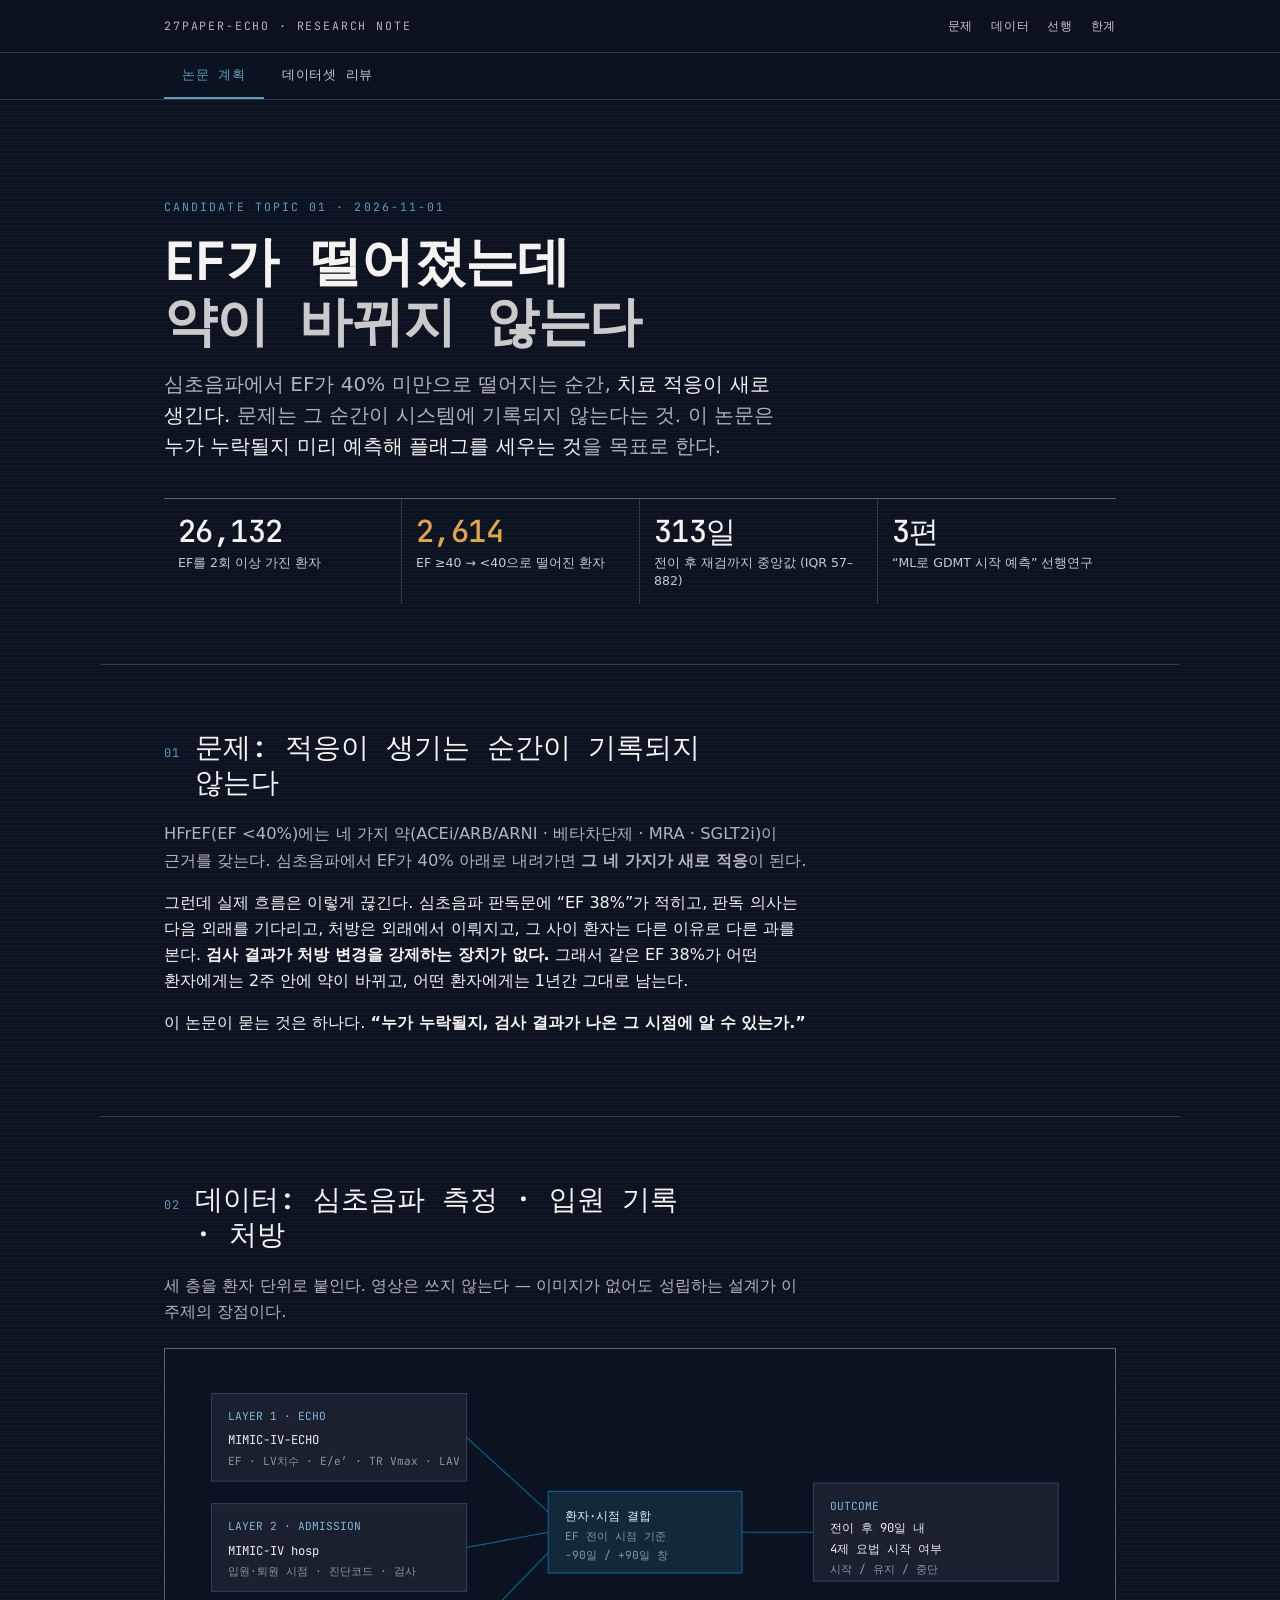
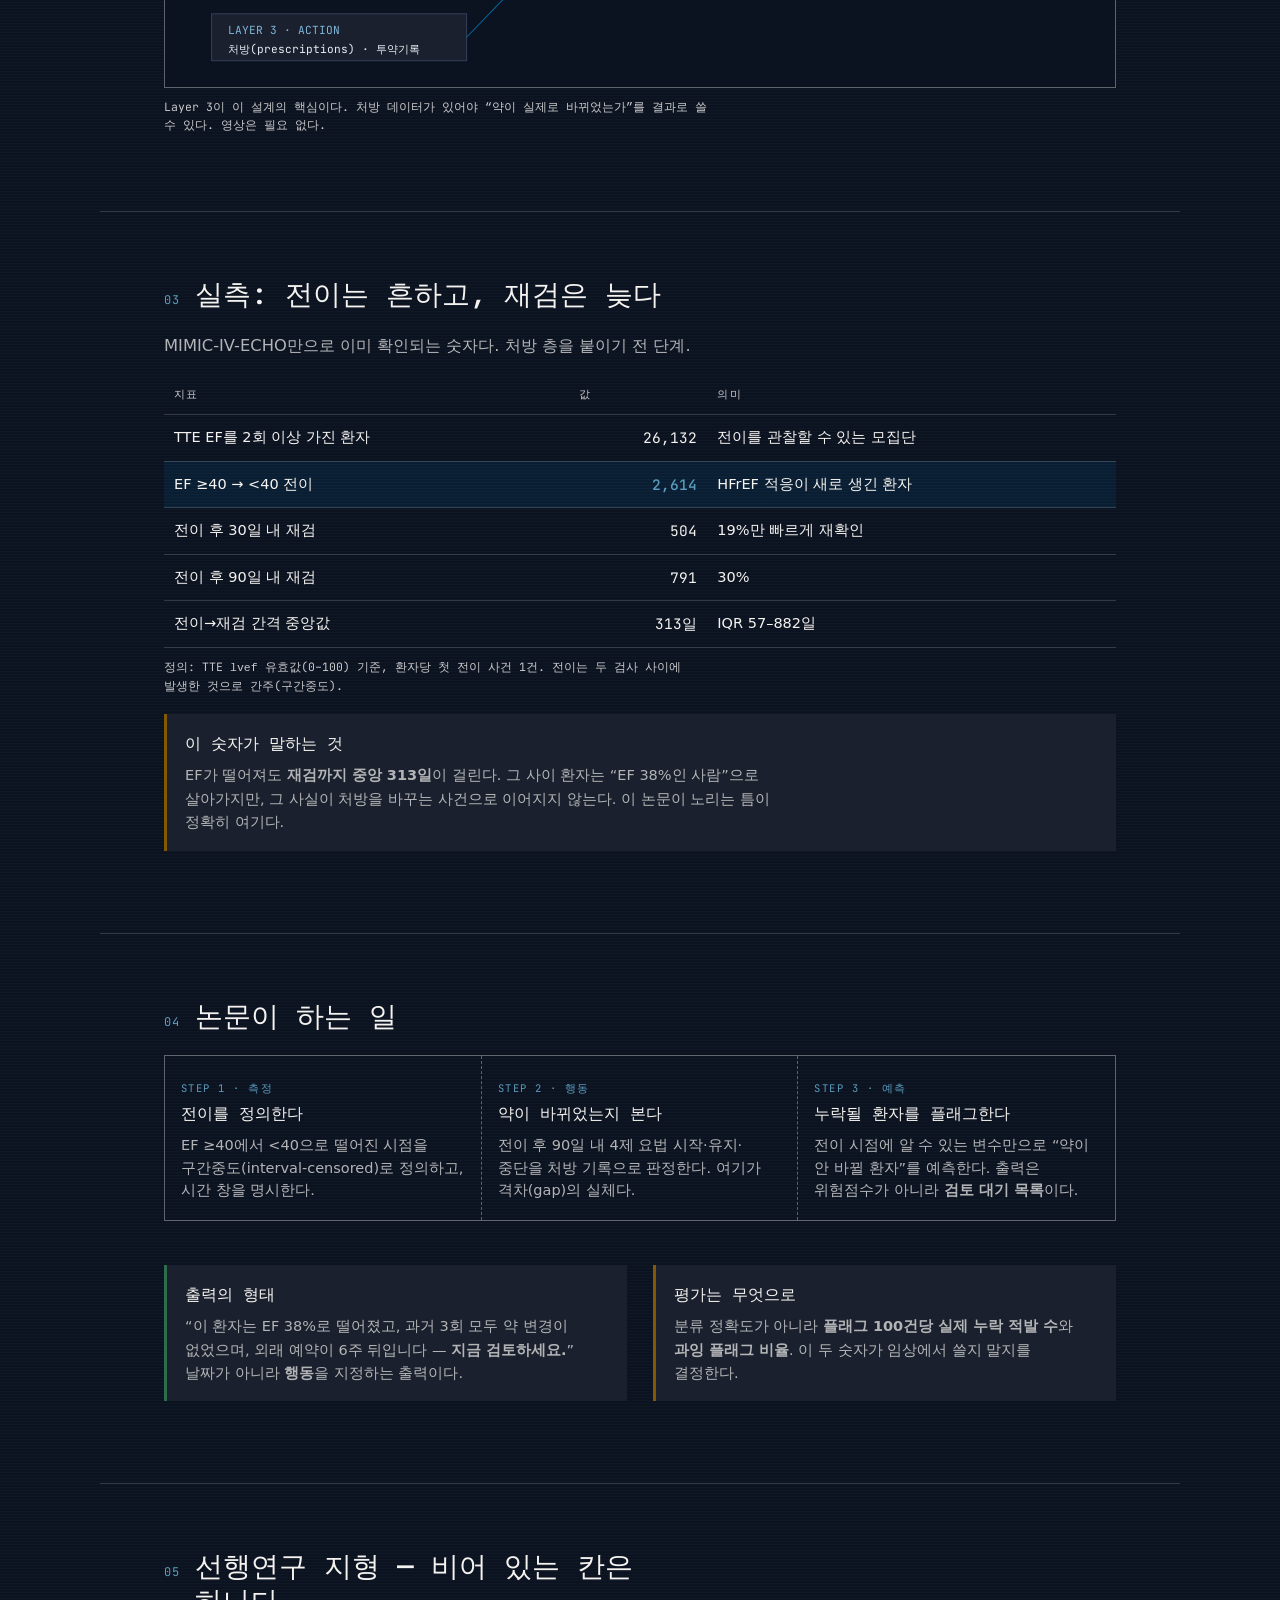
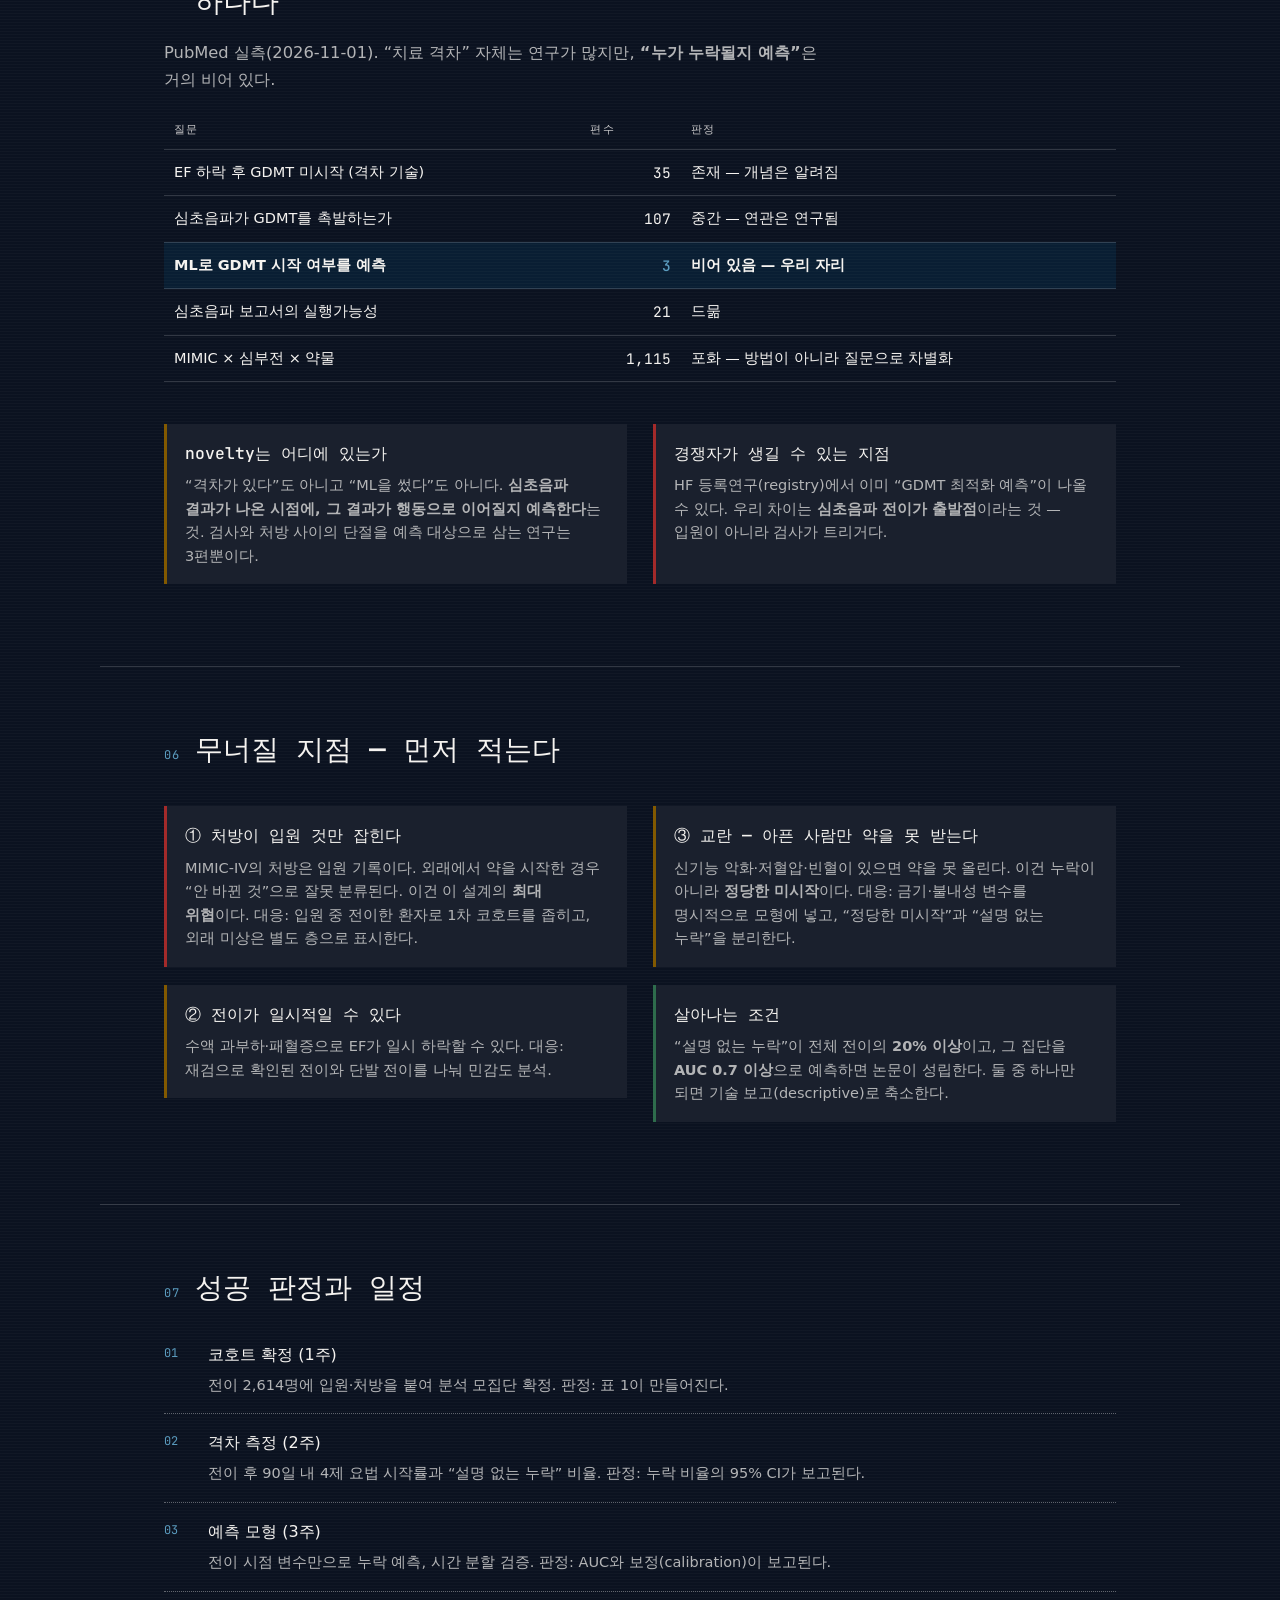
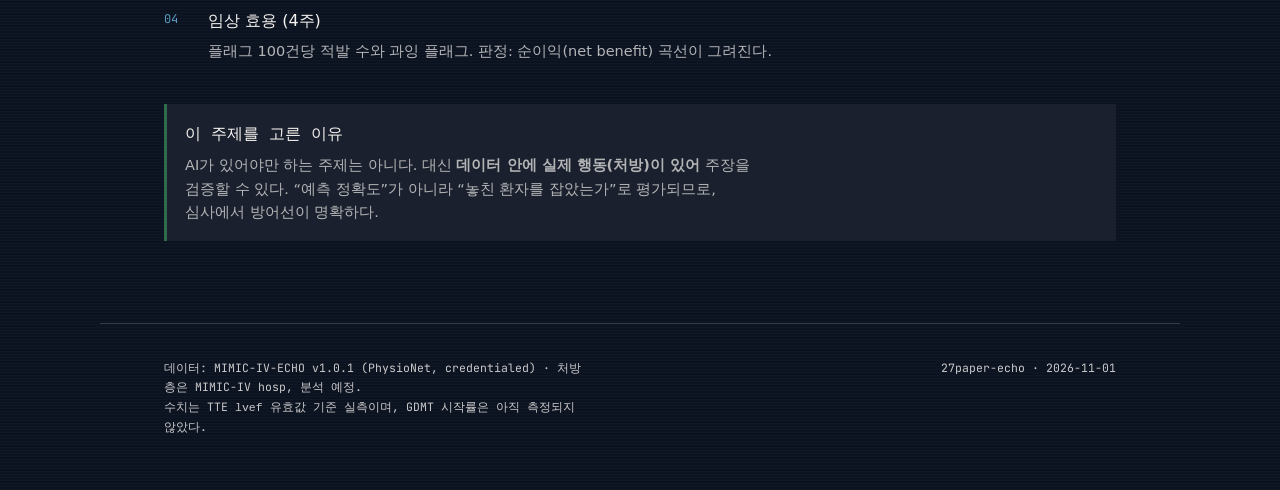
<file: index.html>
<!DOCTYPE html>
<html lang="ko">
<head>
<meta charset="utf-8">
<meta name="viewport" content="width=device-width, initial-scale=1">
<title>EF가 떨어졌는데 약이 바뀌지 않는다 — 심부전 치료 격차 연구 설계</title>
<meta name="description" content="EF가 40% 미만으로 떨어진 뒤 4제 요법이 시작되지 않는 환자를 예측하는 연구 설계. MIMIC-IV-ECHO 실측 규모와 선행연구 지형, 한계와 성공 판정.">
<link rel="canonical" href="https://kimhs950627.github.io/27paper-echo-topic-gdmt/">
<meta property="og:type" content="article">
<meta property="og:title" content="EF가 떨어졌는데 약이 바뀌지 않는다 — 심부전 치료 격차 연구 설계">
<meta property="og:description" content="EF 하락 후 GDMT 미시작을 예측하는 연구. 실측 2,614건, 선행 ML 연구 3편. 설계·한계·성공 판정.">
<meta property="og:url" content="https://kimhs950627.github.io/27paper-echo-topic-gdmt/">
<meta property="og:locale" content="ko_KR">
<meta property="og:image" content="https://kimhs950627.github.io/27paper-echo-topic-gdmt/assets/og.png">
<meta property="og:image:width" content="1200">
<meta property="og:image:height" content="630">
<meta name="twitter:card" content="summary_large_image">
<meta name="twitter:image" content="https://kimhs950627.github.io/27paper-echo-topic-gdmt/assets/og.png">
<meta name="theme-color" content="#0B1220">
<link rel="preconnect" href="https://fonts.googleapis.com">
<link rel="preconnect" href="https://fonts.gstatic.com" crossorigin>
<link href="https://fonts.googleapis.com/css2?family=JetBrains+Mono:wght@400;500;700&family=Pretendard:wght@400;500;700&display=swap" rel="stylesheet">
<link rel="icon" href="data:image/svg+xml,%3Csvg xmlns='http://www.w3.org/2000/svg' viewBox='0 0 32 32'%3E%3Crect width='32' height='32' fill='%230B1220'/%3E%3Cpath d='M6 22 L12 22 L15 10 L19 26 L23 16 L26 16' stroke='%230369A1' stroke-width='2' fill='none'/%3E%3C/svg%3E">
<link rel="stylesheet" href="styles/tokens.css">
<link rel="stylesheet" href="styles/site.css">
<script type="application/ld+json">
{"@context":"https://schema.org","@type":"ScholarlyArticle","name":"EF가 떨어졌는데 약이 바뀌지 않는다 — 심부전 치료 격차 연구 설계","inLanguage":"ko","dateModified":"2026-11-01","abstract":"EF가 40% 미만으로 하락한 환자에서 guideline-directed medical therapy 시작 여부를 확인하고, 누락될 환자를 예측하는 연구 설계.","isBasedOn":"MIMIC-IV-ECHO v1.0.1"}
</script>
</head>
<body>

<div class="top">
  <div class="wrap">
    <span class="brand">27paper-echo · research note</span>
    <nav>
      <a href="#problem">문제</a>
      <a href="#data">데이터</a>
      <a href="#novelty">선행</a>
      <a href="#risk">한계</a>
    </nav>
  </div>
</div>

<nav class="pagetabs" aria-label="페이지 전환">
  <div class="wrap">
    <a class="pt active" href="./" aria-current="page">논문 계획</a>
    <a class="pt" href="review/">데이터셋 리뷰</a>
  </div>
</nav>

<header class="hero wrap">
  <p class="eyebrow">Candidate topic 01 · 2026-11-01</p>
  <h1>EF가 떨어졌는데<br><span class="dim">약이 바뀌지 않는다</span></h1>
  <p class="claim">심초음파에서 EF가 40% 미만으로 떨어지는 순간, <b>치료 적응이 새로 생긴다.</b>
  문제는 그 순간이 시스템에 기록되지 않는다는 것. 이 논문은 <b>누가 누락될지 미리 예측해 플래그를 세우는 것</b>을 목표로 한다.</p>

  <div class="stats">
    <div class="stat"><div class="v">26,132</div><div class="l">EF를 2회 이상 가진 환자</div></div>
    <div class="stat"><div class="v warn">2,614</div><div class="l">EF ≥40 → &lt;40으로 떨어진 환자</div></div>
    <div class="stat"><div class="v">313일</div><div class="l">전이 후 재검까지 중앙값 (IQR 57–882)</div></div>
    <div class="stat"><div class="v">3편</div><div class="l">“ML로 GDMT 시작 예측” 선행연구</div></div>
  </div>
</header>

<section id="problem" class="wrap">
  <div class="sec-head"><span class="n">01</span><h2>문제: 적응이 생기는 순간이 기록되지 않는다</h2></div>
  <p class="lead">HFrEF(EF &lt;40%)에는 네 가지 약(ACEi/ARB/ARNI · 베타차단제 · MRA · SGLT2i)이 근거를 갖는다.
  심초음파에서 EF가 40% 아래로 내려가면 <b>그 네 가지가 새로 적응</b>이 된다.</p>
  <p>그런데 실제 흐름은 이렇게 끊긴다. 심초음파 판독문에 “EF 38%”가 적히고, 판독 의사는 다음 외래를 기다리고,
  처방은 외래에서 이뤄지고, 그 사이 환자는 다른 이유로 다른 과를 본다. <b>검사 결과가 처방 변경을 강제하는 장치가 없다.</b>
  그래서 같은 EF 38%가 어떤 환자에게는 2주 안에 약이 바뀌고, 어떤 환자에게는 1년간 그대로 남는다.</p>
  <p>이 논문이 묻는 것은 하나다. <b>“누가 누락될지, 검사 결과가 나온 그 시점에 알 수 있는가.”</b></p>
</section>

<section id="data" class="wrap">
  <div class="sec-head"><span class="n">02</span><h2>데이터: 심초음파 측정 · 입원 기록 · 처방</h2></div>
  <p class="lead">세 층을 환자 단위로 붙인다. 영상은 쓰지 않는다 — 이미지가 없어도 성립하는 설계가 이 주제의 장점이다.</p>

  <div class="fig">
    <svg viewBox="0 0 900 300" role="img" aria-label="심초음파 측정, 입원 기록, 처방 데이터의 결합 구조">
      <g font-family="JetBrains Mono, monospace" font-size="12" fill="#B9C2CE">
        <rect x="30" y="24" width="250" height="86" fill="#1A202D" stroke="#33405A"/>
        <text x="46" y="50" fill="#7FB6D9" font-size="11">LAYER 1 · ECHO</text>
        <text x="46" y="74" fill="#E8EDF4">MIMIC-IV-ECHO</text>
        <text x="46" y="94" fill="#8B95A5" font-size="11">EF · LV치수 · E/e′ · TR Vmax · LAV</text>

        <rect x="30" y="132" width="250" height="86" fill="#1A202D" stroke="#33405A"/>
        <text x="46" y="158" fill="#7FB6D9" font-size="11">LAYER 2 · ADMISSION</text>
        <text x="46" y="182" fill="#E8EDF4">MIMIC-IV hosp</text>
        <text x="46" y="202" fill="#8B95A5" font-size="11">입원·퇴원 시점 · 진단코드 · 검사</text>

        <rect x="30" y="240" width="250" height="46" fill="#1A202D" stroke="#33405A"/>
        <text x="46" y="260" fill="#7FB6D9" font-size="11">LAYER 3 · ACTION</text>
        <text x="46" y="278" fill="#E8EDF4" font-size="11">처방(prescriptions) · 투약기록</text>

        <line x1="280" y1="67" x2="360" y2="140" stroke="#0369A1" stroke-width="1"/>
        <line x1="280" y1="175" x2="360" y2="160" stroke="#0369A1" stroke-width="1"/>
        <line x1="280" y1="263" x2="360" y2="180" stroke="#0369A1" stroke-width="1"/>

        <rect x="360" y="120" width="190" height="80" fill="#12293A" stroke="#0369A1"/>
        <text x="376" y="148" fill="#E8EDF4" font-size="12">환자·시점 결합</text>
        <text x="376" y="168" fill="#8B95A5" font-size="11">EF 전이 시점 기준</text>
        <text x="376" y="186" fill="#8B95A5" font-size="11">−90일 / +90일 창</text>

        <line x1="550" y1="160" x2="620" y2="160" stroke="#0369A1" stroke-width="1"/>
        <rect x="620" y="112" width="240" height="96" fill="#1A202D" stroke="#33405A"/>
        <text x="636" y="138" fill="#7FB6D9" font-size="11">OUTCOME</text>
        <text x="636" y="160" fill="#E8EDF4" font-size="12">전이 후 90일 내</text>
        <text x="636" y="180" fill="#E8EDF4" font-size="12">4제 요법 시작 여부</text>
        <text x="636" y="200" fill="#8B95A5" font-size="11">시작 / 유지 / 중단</text>
      </g>
    </svg>
  </div>
  <ul class="mobile-layers">
    <li><b>Layer 1 · Echo</b><span>MIMIC-IV-ECHO — EF, LV 치수, E/e′, TR Vmax, LAV</span></li>
    <li><b>Layer 2 · Admission</b><span>MIMIC-IV hosp — 입원·퇴원 시점, 진단코드, 검사</span></li>
    <li><b>Layer 3 · Action</b><span>처방과 투약기록 — 약이 실제로 바뀌었는가</span></li>
  </ul>
  <p class="cap">Layer 3이 이 설계의 핵심이다. 처방 데이터가 있어야 “약이 실제로 바뀌었는가”를 결과로 쓸 수 있다. 영상은 필요 없다.</p>
</section>

<section class="wrap">
  <div class="sec-head"><span class="n">03</span><h2>실측: 전이는 흔하고, 재검은 늦다</h2></div>
  <p class="lead">MIMIC-IV-ECHO만으로 이미 확인되는 숫자다. 처방 층을 붙이기 전 단계.</p>

  <table>
    <thead><tr><th>지표</th><th>값</th><th>의미</th></tr></thead>
    <tbody>
      <tr><td>TTE EF를 2회 이상 가진 환자</td><td class="n">26,132</td><td>전이를 관찰할 수 있는 모집단</td></tr>
      <tr class="hi"><td>EF ≥40 → &lt;40 전이</td><td class="n">2,614</td><td>HFrEF 적응이 새로 생긴 환자</td></tr>
      <tr><td>전이 후 30일 내 재검</td><td class="n">504</td><td>19%만 빠르게 재확인</td></tr>
      <tr><td>전이 후 90일 내 재검</td><td class="n">791</td><td>30%</td></tr>
      <tr><td>전이→재검 간격 중앙값</td><td class="n">313일</td><td>IQR 57–882일</td></tr>
    </tbody>
  </table>
  <p class="cap">정의: TTE <code>lvef</code> 유효값(0–100) 기준, 환자당 첫 전이 사건 1건. 전이는 두 검사 사이에 발생한 것으로 간주(구간중도).</p>

  <div class="callout">
    <h3>이 숫자가 말하는 것</h3>
    <p>EF가 떨어져도 <b>재검까지 중앙 313일</b>이 걸린다. 그 사이 환자는 “EF 38%인 사람”으로 살아가지만,
    그 사실이 처방을 바꾸는 사건으로 이어지지 않는다. 이 논문이 노리는 틈이 정확히 여기다.</p>
  </div>
</section>

<section class="wrap">
  <div class="sec-head"><span class="n">04</span><h2>논문이 하는 일</h2></div>
  <div class="grid3">
    <div class="card">
      <span class="tag">step 1 · 측정</span>
      <h3>전이를 정의한다</h3>
      <p>EF ≥40에서 &lt;40으로 떨어진 시점을 구간중도(interval-censored)로 정의하고, 시간 창을 명시한다.</p>
    </div>
    <div class="card">
      <span class="tag">step 2 · 행동</span>
      <h3>약이 바뀌었는지 본다</h3>
      <p>전이 후 90일 내 4제 요법 시작·유지·중단을 처방 기록으로 판정한다. 여기가 격차(gap)의 실체다.</p>
    </div>
    <div class="card">
      <span class="tag">step 3 · 예측</span>
      <h3>누락될 환자를 플래그한다</h3>
      <p>전이 시점에 알 수 있는 변수만으로 “약이 안 바뀔 환자”를 예측한다. 출력은 위험점수가 아니라 <b>검토 대기 목록</b>이다.</p>
    </div>
  </div>

  <div class="grid2" style="margin-top:26px">
    <div class="callout ok">
      <h3>출력의 형태</h3>
      <p>“이 환자는 EF 38%로 떨어졌고, 과거 3회 모두 약 변경이 없었으며, 외래 예약이 6주 뒤입니다 — <b>지금 검토하세요.</b>”
      날짜가 아니라 <b>행동</b>을 지정하는 출력이다.</p>
    </div>
    <div class="callout">
      <h3>평가는 무엇으로</h3>
      <p>분류 정확도가 아니라 <b>플래그 100건당 실제 누락 적발 수</b>와 <b>과잉 플래그 비율</b>.
      이 두 숫자가 임상에서 쓸지 말지를 결정한다.</p>
    </div>
  </div>
</section>

<section id="novelty" class="wrap">
  <div class="sec-head"><span class="n">05</span><h2>선행연구 지형 — 비어 있는 칸은 하나다</h2></div>
  <p class="lead">PubMed 실측(2026-11-01). “치료 격차” 자체는 연구가 많지만, <b>“누가 누락될지 예측”</b>은 거의 비어 있다.</p>
  <table>
    <thead><tr><th>질문</th><th>편수</th><th>판정</th></tr></thead>
    <tbody>
      <tr><td>EF 하락 후 GDMT 미시작 (격차 기술)</td><td class="n">35</td><td>존재 — 개념은 알려짐</td></tr>
      <tr><td>심초음파가 GDMT를 촉발하는가</td><td class="n">107</td><td>중간 — 연관은 연구됨</td></tr>
      <tr class="hi"><td><b>ML로 GDMT 시작 여부를 예측</b></td><td class="n">3</td><td><b>비어 있음 — 우리 자리</b></td></tr>
      <tr><td>심초음파 보고서의 실행가능성</td><td class="n">21</td><td>드묾</td></tr>
      <tr><td>MIMIC × 심부전 × 약물</td><td class="n">1,115</td><td>포화 — 방법이 아니라 질문으로 차별화</td></tr>
    </tbody>
  </table>

  <div class="grid2" style="margin-top:24px">
    <div class="callout">
      <h3>novelty는 어디에 있는가</h3>
      <p>“격차가 있다”도 아니고 “ML을 썼다”도 아니다. <b>심초음파 결과가 나온 시점에, 그 결과가 행동으로 이어질지 예측한다</b>는 것.
      검사와 처방 사이의 단절을 예측 대상으로 삼는 연구는 3편뿐이다.</p>
    </div>
    <div class="callout stop">
      <h3>경쟁자가 생길 수 있는 지점</h3>
      <p>HF 등록연구(registry)에서 이미 “GDMT 최적화 예측”이 나올 수 있다. 우리 차이는 <b>심초음파 전이가 출발점</b>이라는 것 —
      입원이 아니라 검사가 트리거다.</p>
    </div>
  </div>
</section>

<section id="risk" class="wrap">
  <div class="sec-head"><span class="n">06</span><h2>무너질 지점 — 먼저 적는다</h2></div>
  <div class="grid2">
    <div>
      <div class="callout stop">
        <h3>① 처방이 입원 것만 잡힌다</h3>
        <p>MIMIC-IV의 처방은 입원 기록이다. 외래에서 약을 시작한 경우 “안 바뀐 것”으로 잘못 분류된다.
        이건 이 설계의 <b>최대 위협</b>이다. 대응: 입원 중 전이한 환자로 1차 코호트를 좁히고, 외래 미상은 별도 층으로 표시한다.</p>
      </div>
      <div class="callout">
        <h3>② 전이가 일시적일 수 있다</h3>
        <p>수액 과부하·패혈증으로 EF가 일시 하락할 수 있다. 대응: 재검으로 확인된 전이와 단발 전이를 나눠 민감도 분석.</p>
      </div>
    </div>
    <div>
      <div class="callout">
        <h3>③ 교란 — 아픈 사람만 약을 못 받는다</h3>
        <p>신기능 악화·저혈압·빈혈이 있으면 약을 못 올린다. 이건 누락이 아니라 <b>정당한 미시작</b>이다.
        대응: 금기·불내성 변수를 명시적으로 모형에 넣고, “정당한 미시작”과 “설명 없는 누락”을 분리한다.</p>
      </div>
      <div class="callout ok">
        <h3>살아나는 조건</h3>
        <p>“설명 없는 누락”이 전체 전이의 <b>20% 이상</b>이고, 그 집단을 <b>AUC 0.7 이상</b>으로 예측하면 논문이 성립한다.
        둘 중 하나만 되면 기술 보고(descriptive)로 축소한다.</p>
      </div>
    </div>
  </div>
</section>

<section class="wrap">
  <div class="sec-head"><span class="n">07</span><h2>성공 판정과 일정</h2></div>
  <ol class="steps">
    <li><b>코호트 확정 (1주)</b><span>전이 2,614명에 입원·처방을 붙여 분석 모집단 확정. 판정: 표 1이 만들어진다.</span></li>
    <li><b>격차 측정 (2주)</b><span>전이 후 90일 내 4제 요법 시작률과 “설명 없는 누락” 비율. 판정: 누락 비율의 95% CI가 보고된다.</span></li>
    <li><b>예측 모형 (3주)</b><span>전이 시점 변수만으로 누락 예측, 시간 분할 검증. 판정: AUC와 보정(calibration)이 보고된다.</span></li>
    <li><b>임상 효용 (4주)</b><span>플래그 100건당 적발 수와 과잉 플래그. 판정: 순이익(net benefit) 곡선이 그려진다.</span></li>
  </ol>

  <div class="callout ok" style="margin-top:24px">
    <h3>이 주제를 고른 이유</h3>
    <p>AI가 있어야만 하는 주제는 아니다. 대신 <b>데이터 안에 실제 행동(처방)이 있어</b> 주장을 검증할 수 있다.
    “예측 정확도”가 아니라 “놓친 환자를 잡았는가”로 평가되므로, 심사에서 방어선이 명확하다.</p>
  </div>
</section>

<footer class="wrap">
  <p>데이터: MIMIC-IV-ECHO v1.0.1 (PhysioNet, credentialed) · 처방 층은 MIMIC-IV hosp, 분석 예정.<br>
  수치는 TTE <code>lvef</code> 유효값 기준 실측이며, GDMT 시작률은 아직 측정되지 않았다.</p>
  <p>27paper-echo · 2026-11-01</p>
</footer>

</body>
</html>
</file>
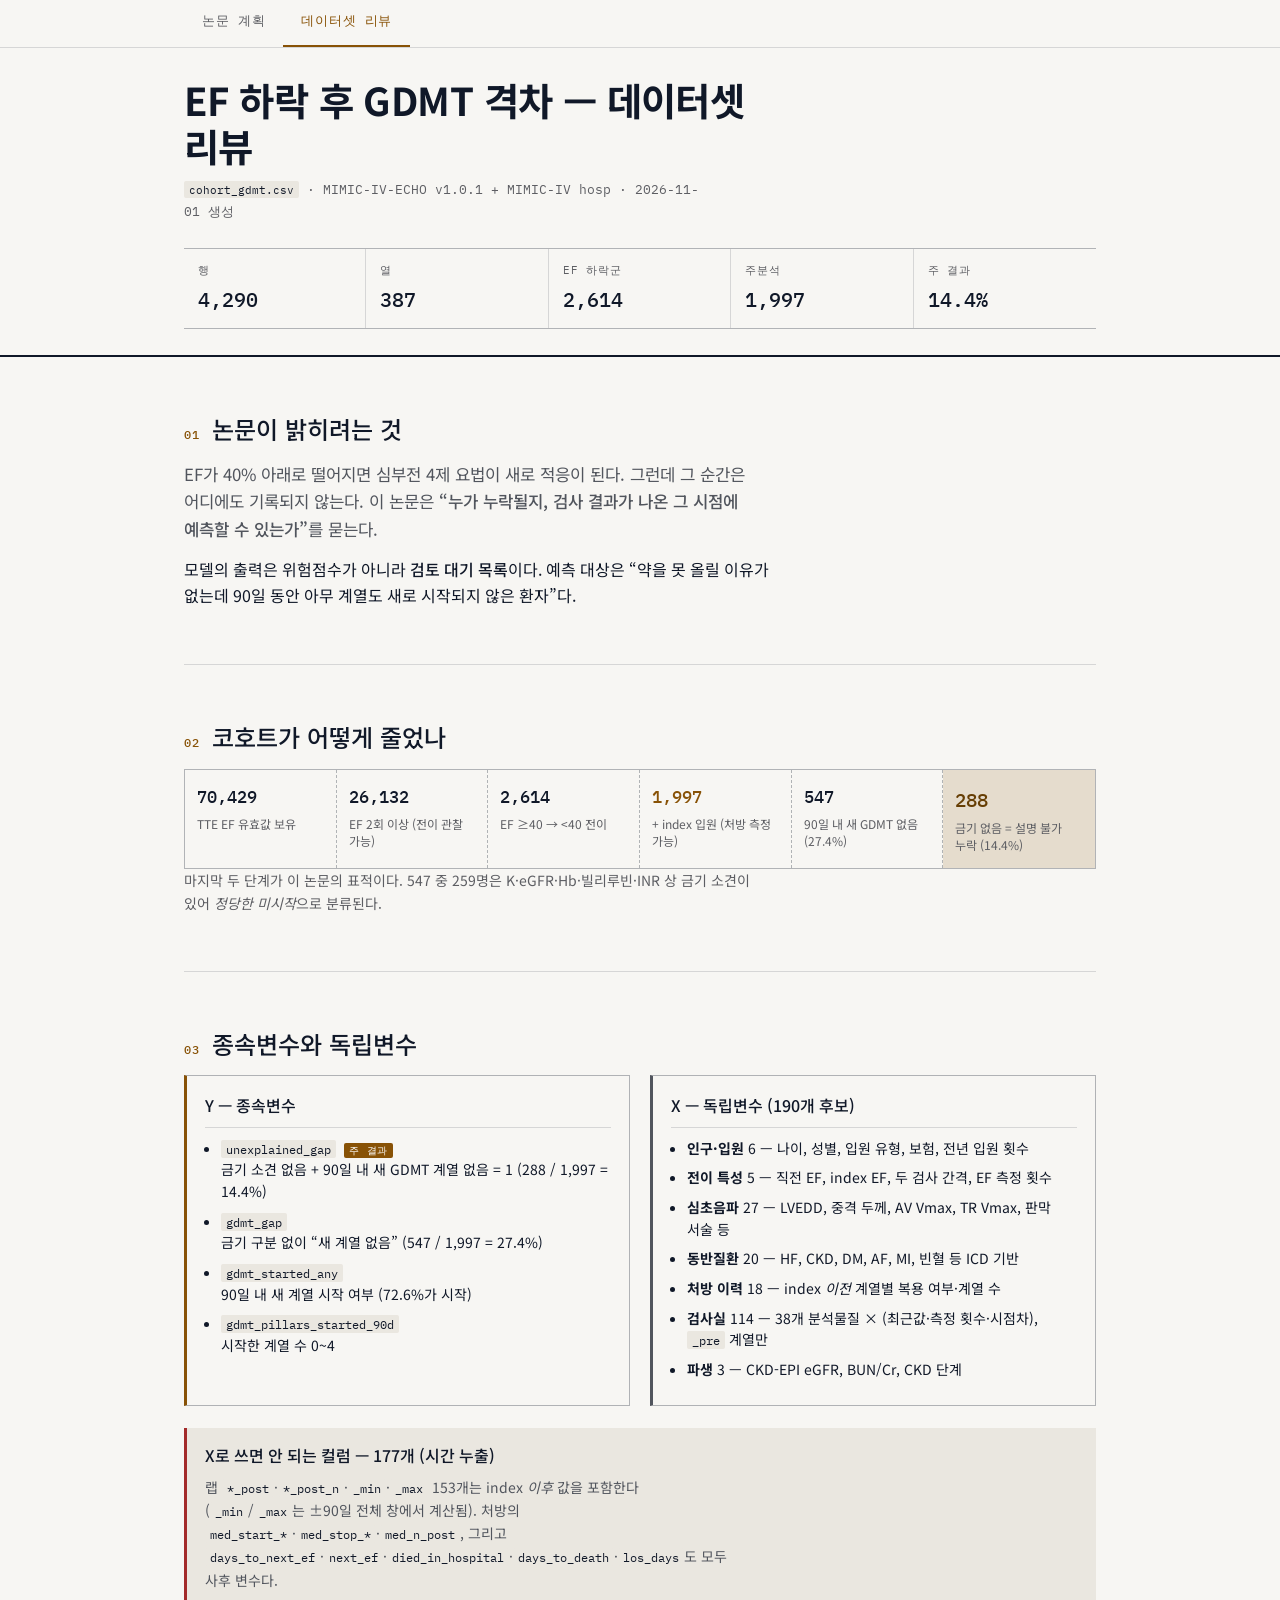
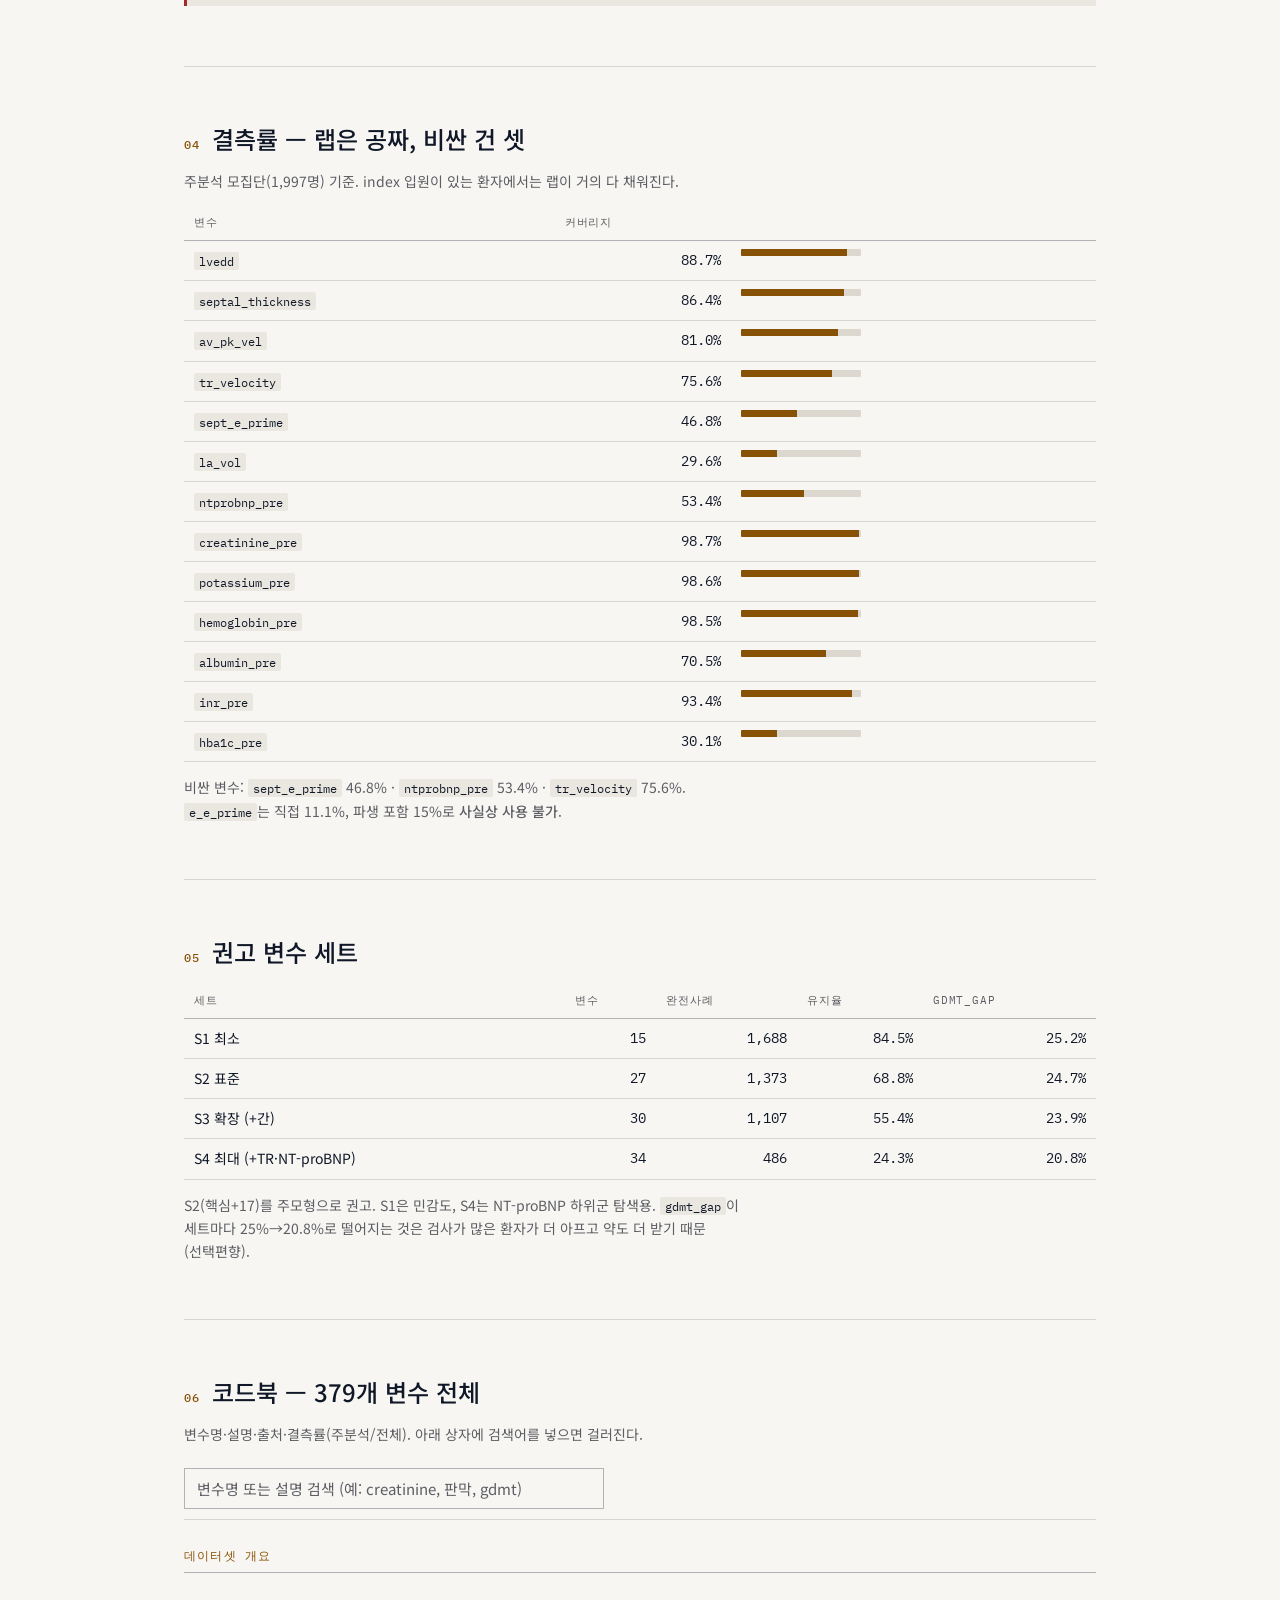
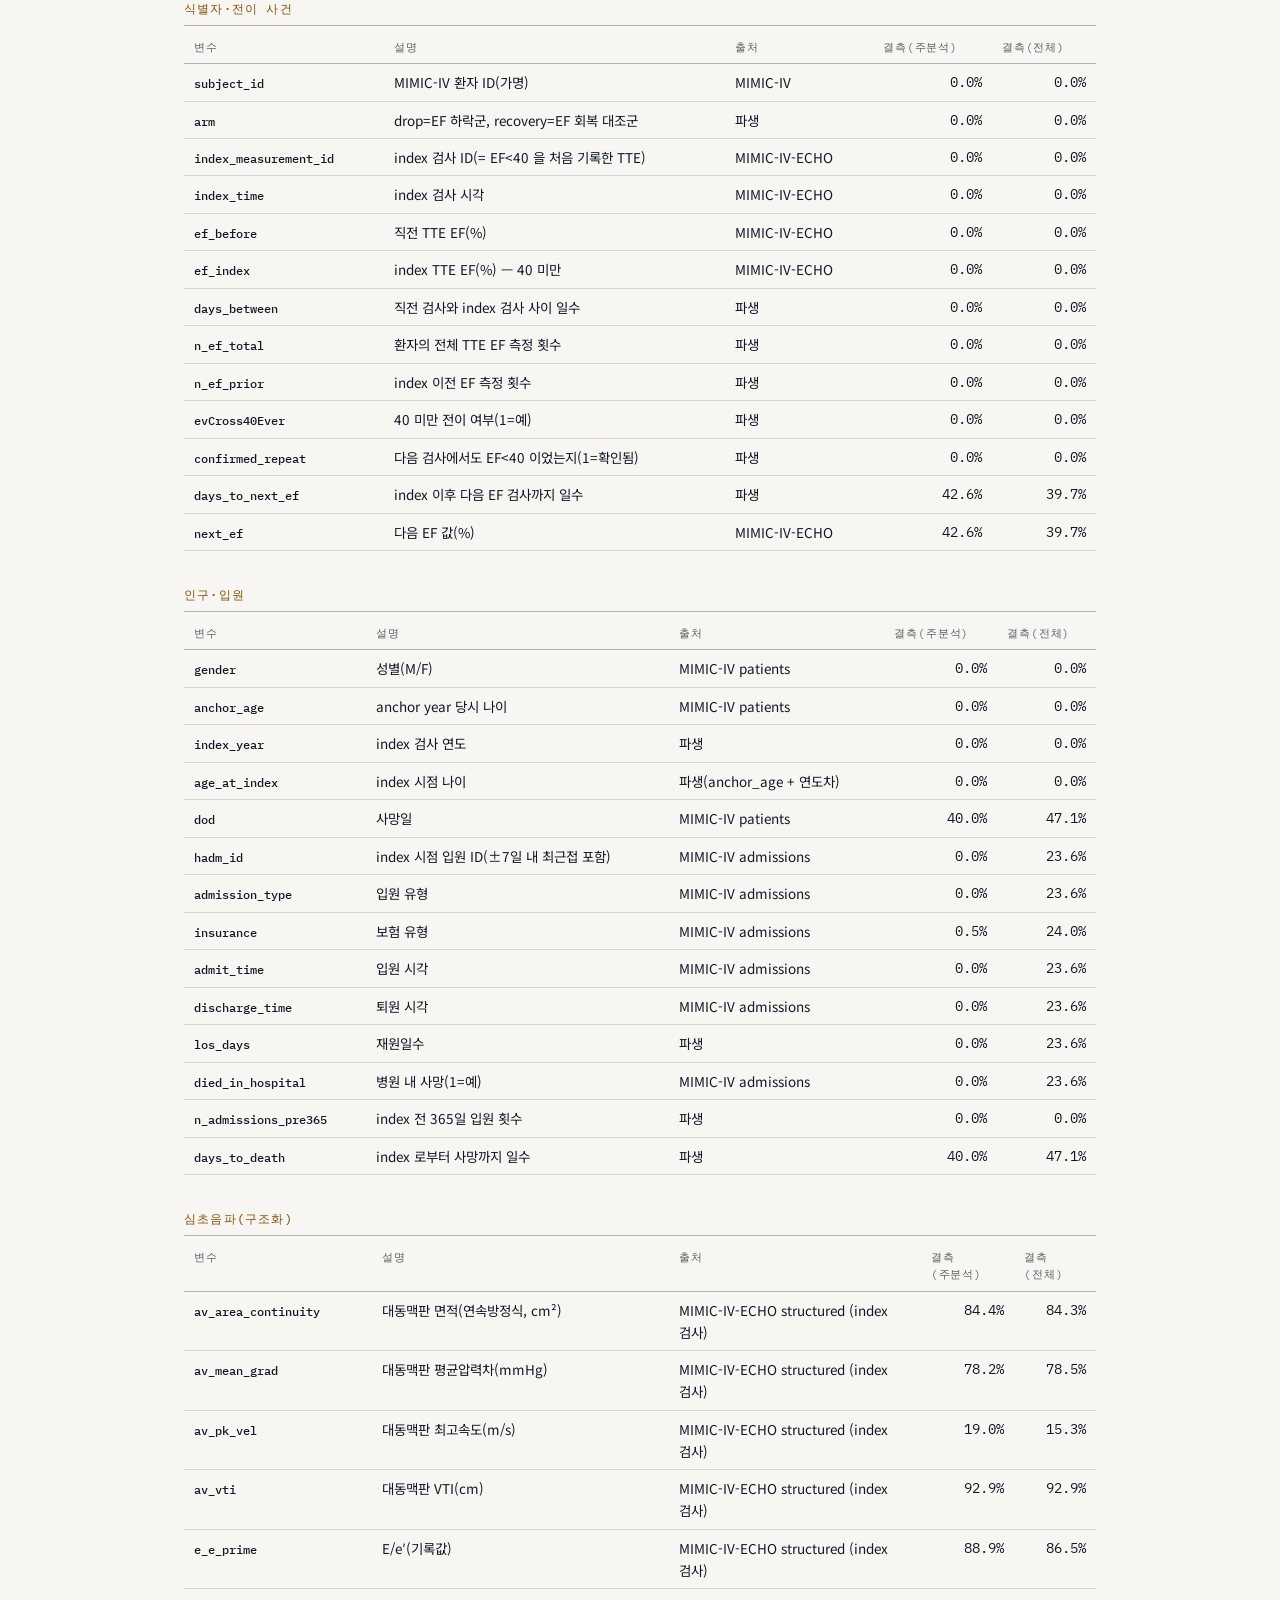
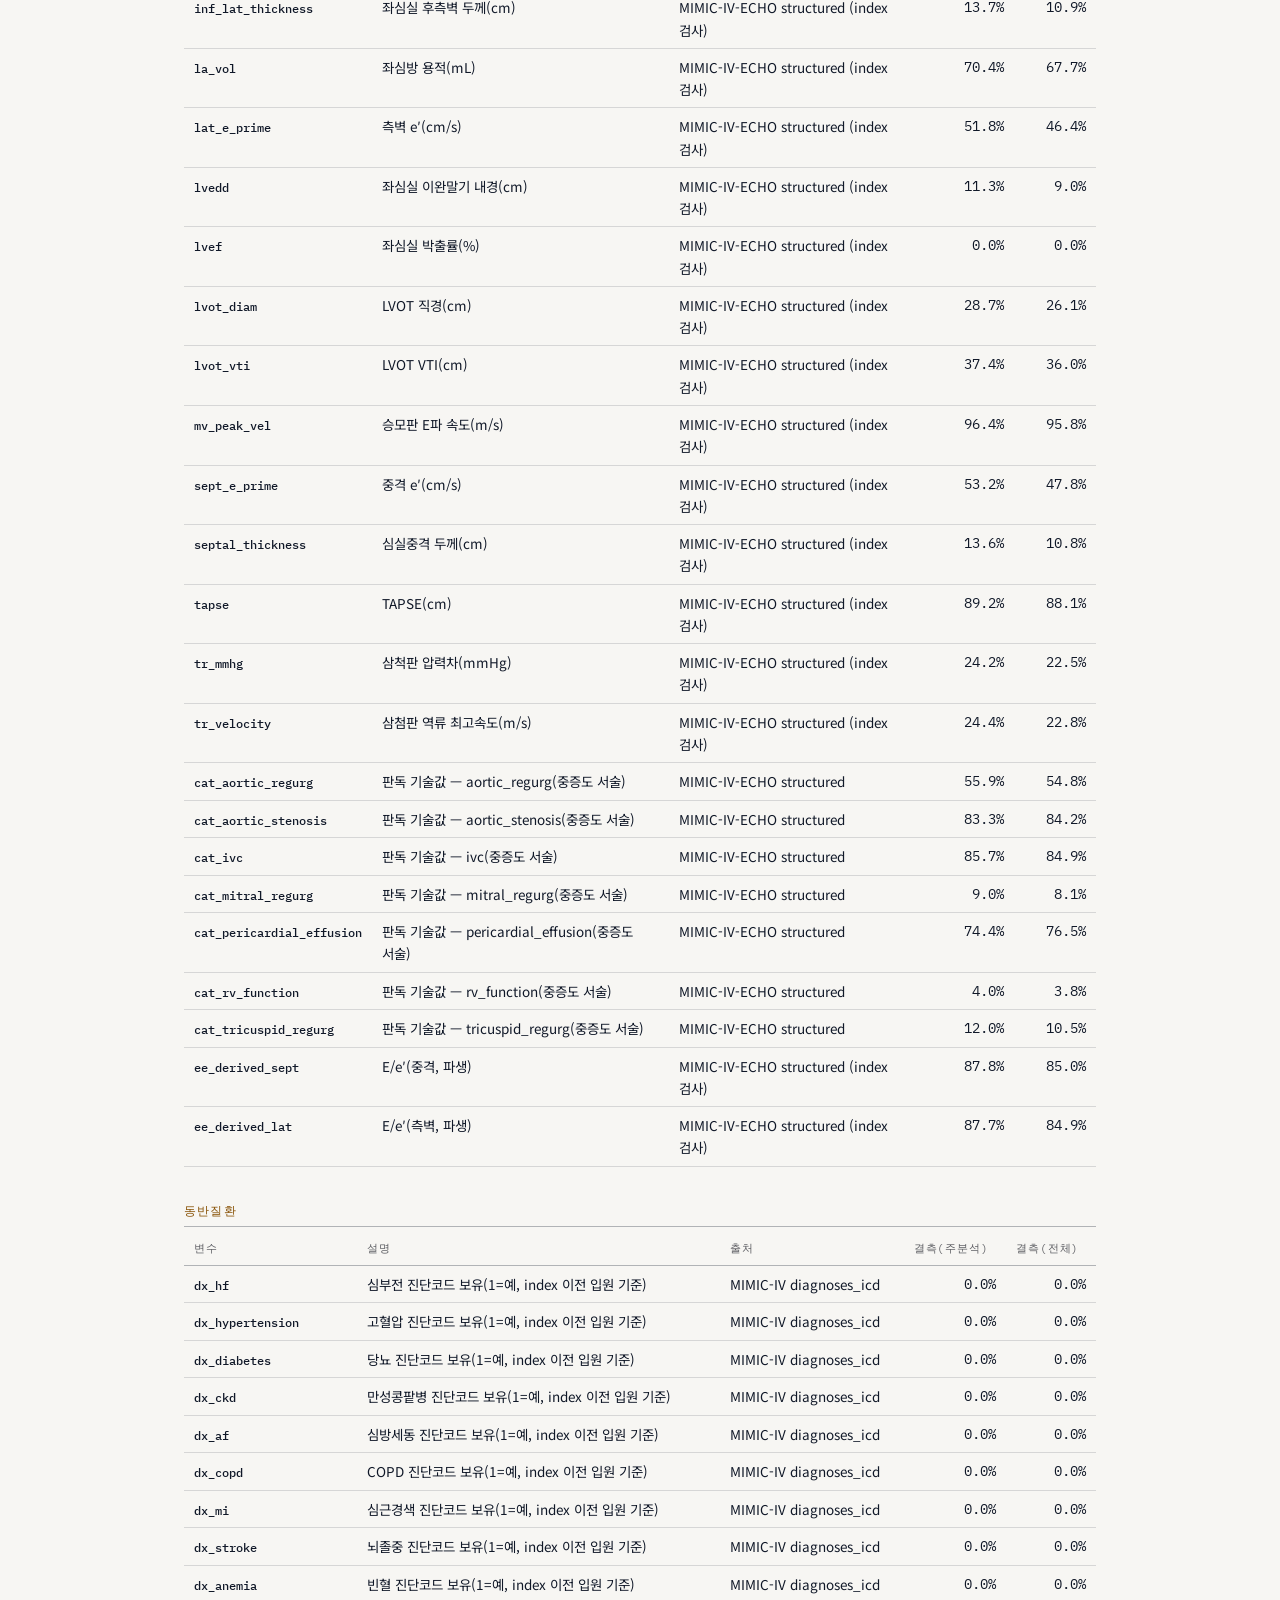
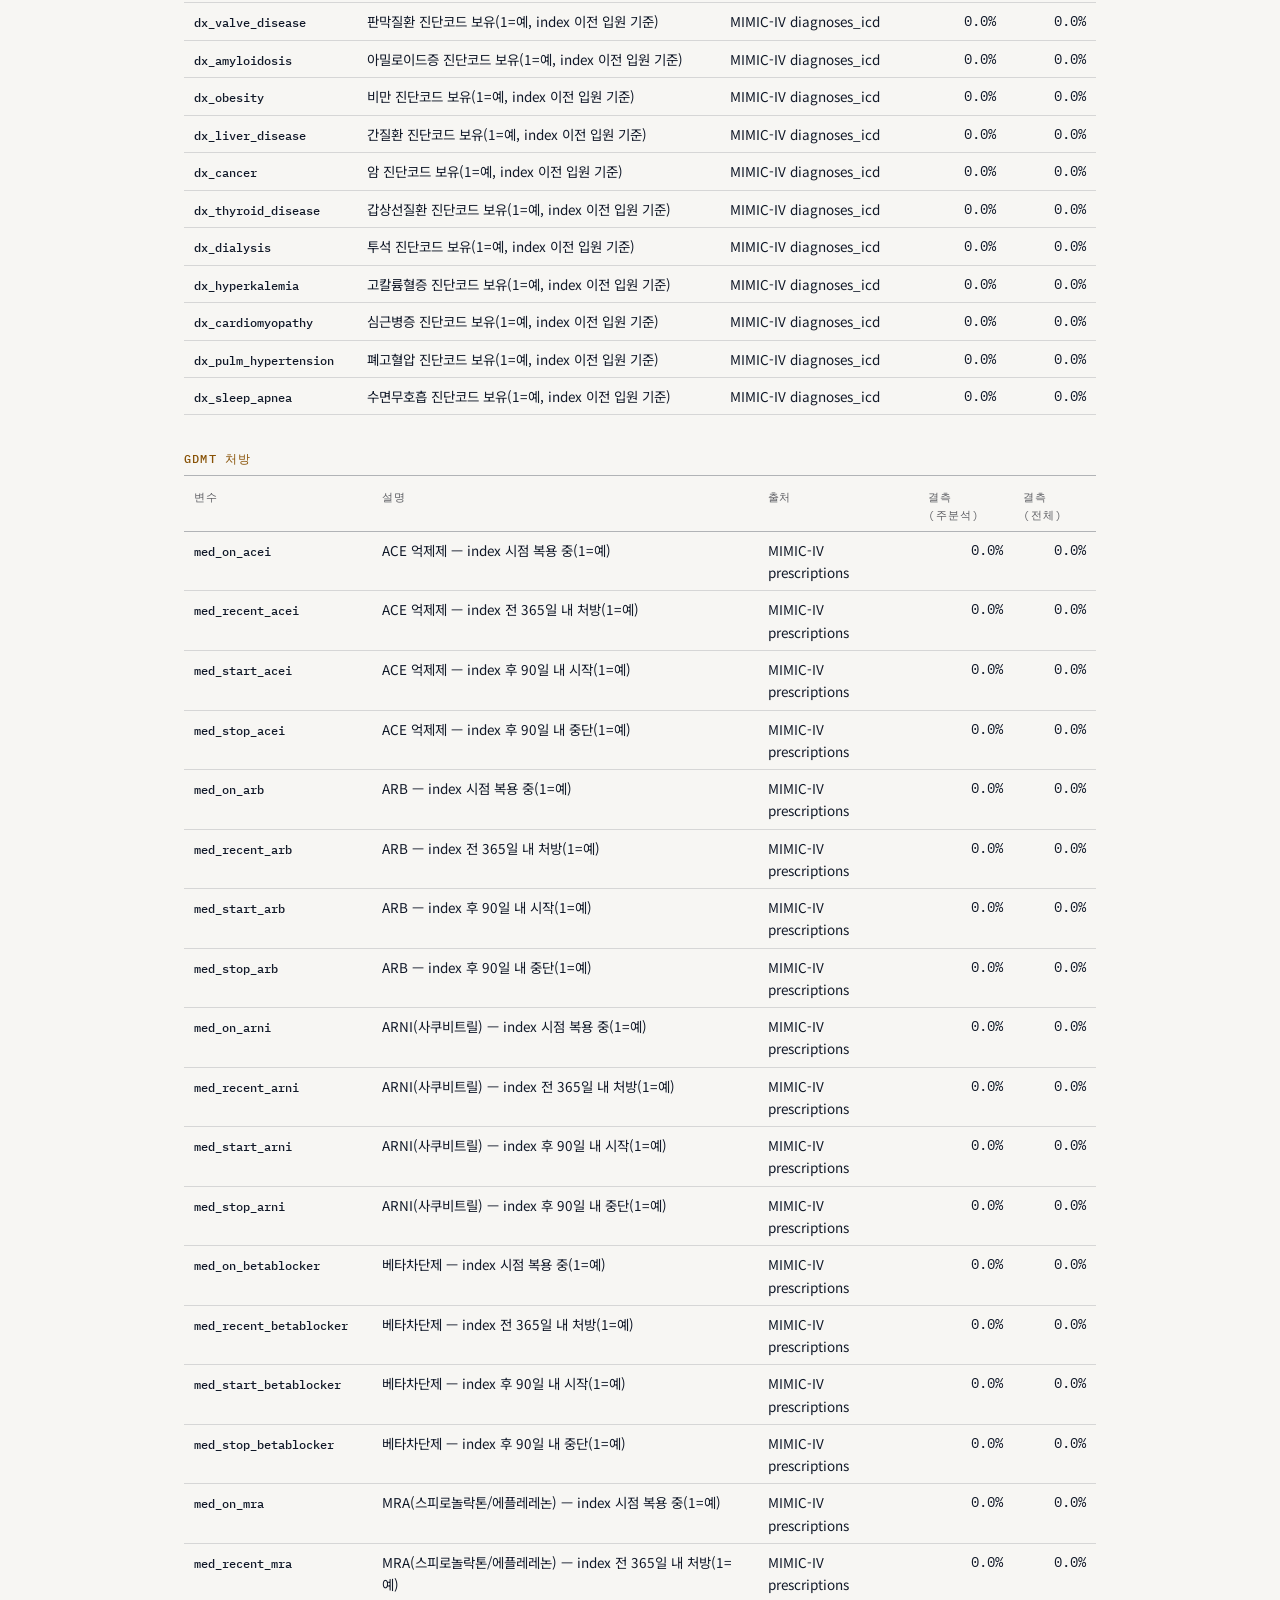
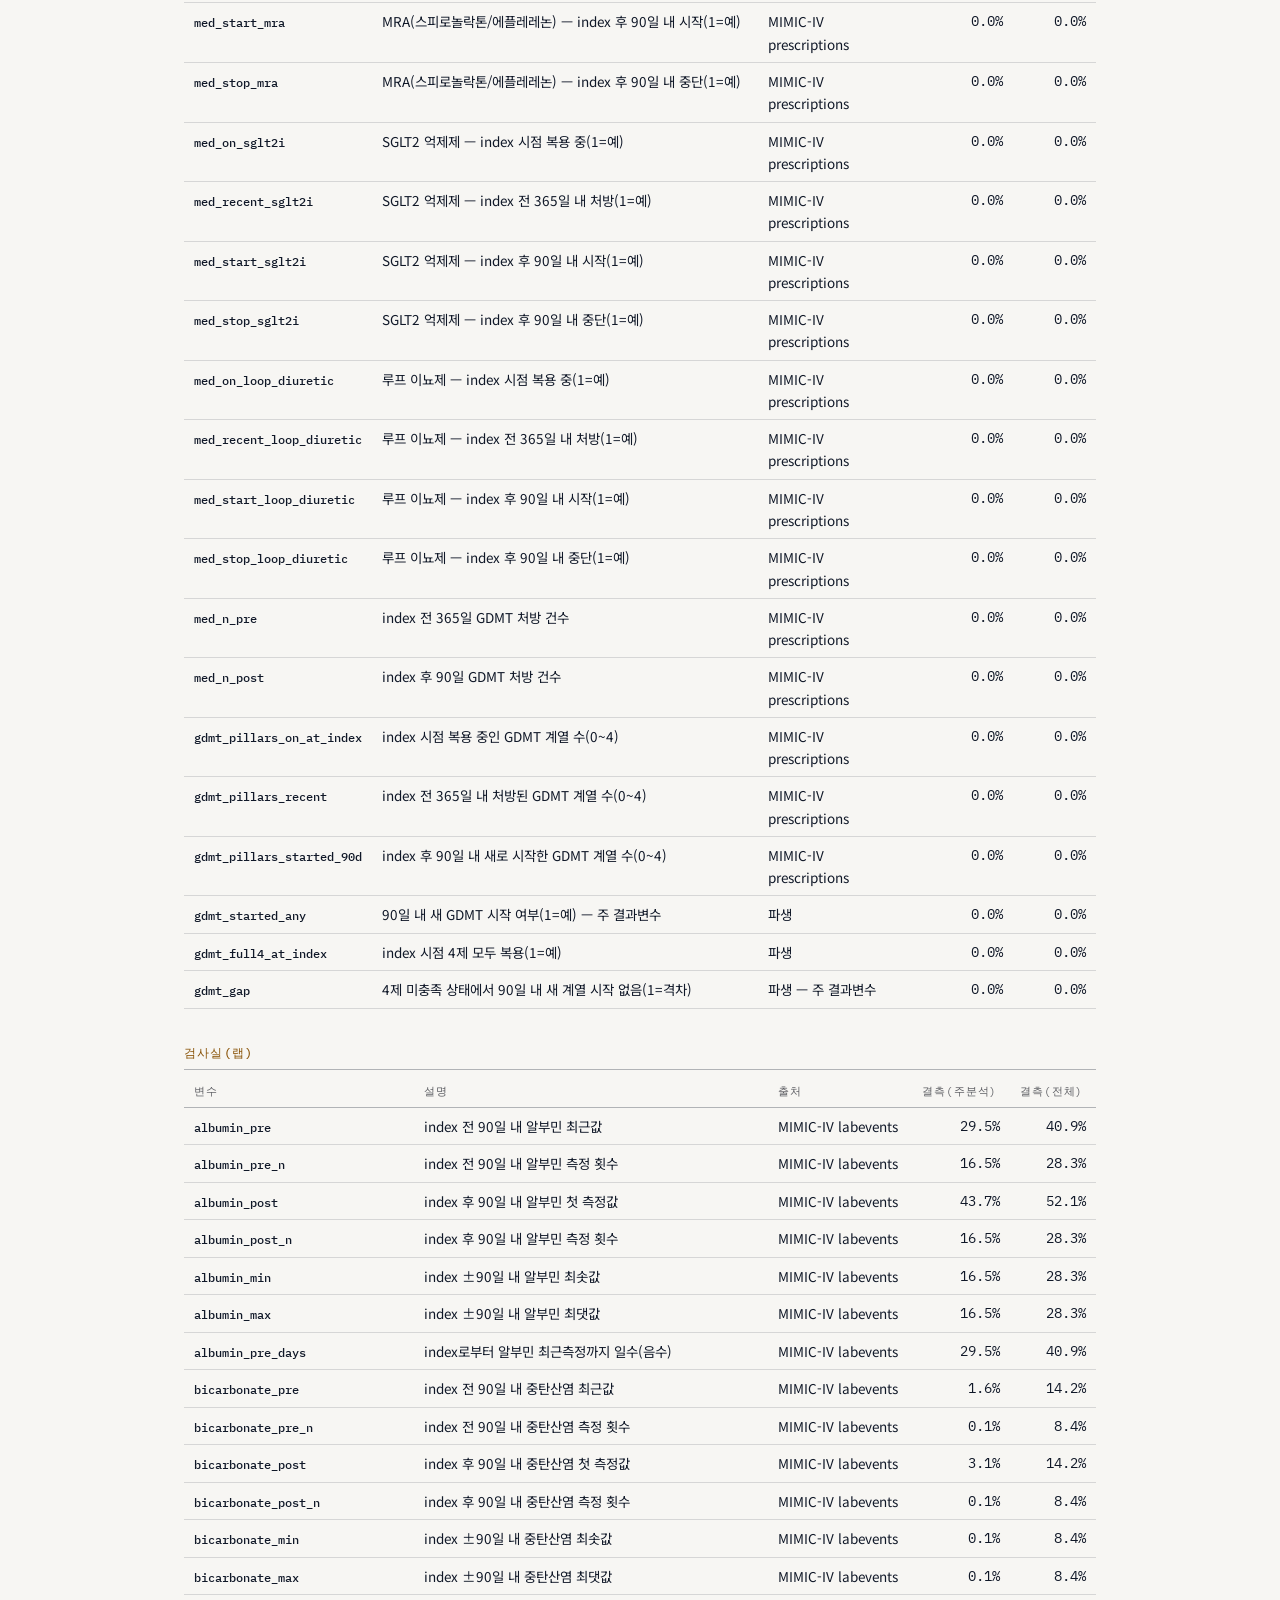
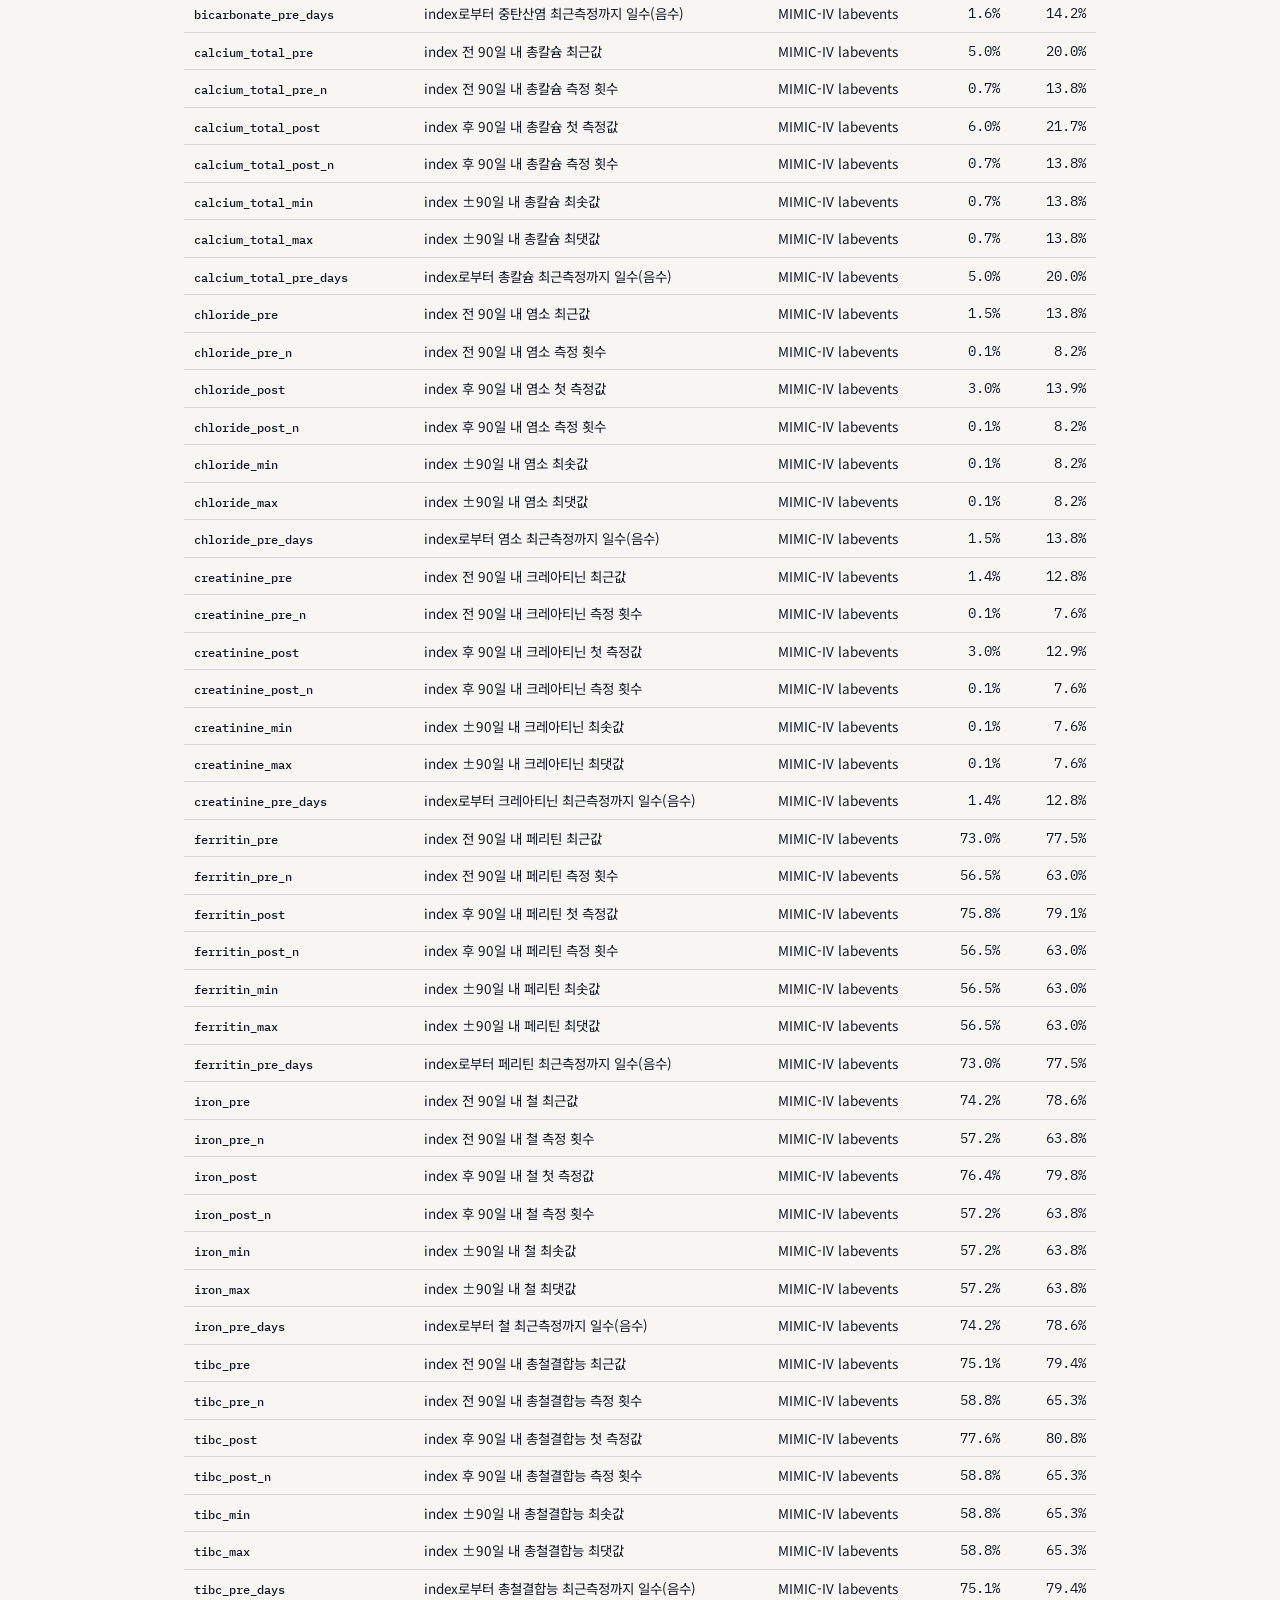
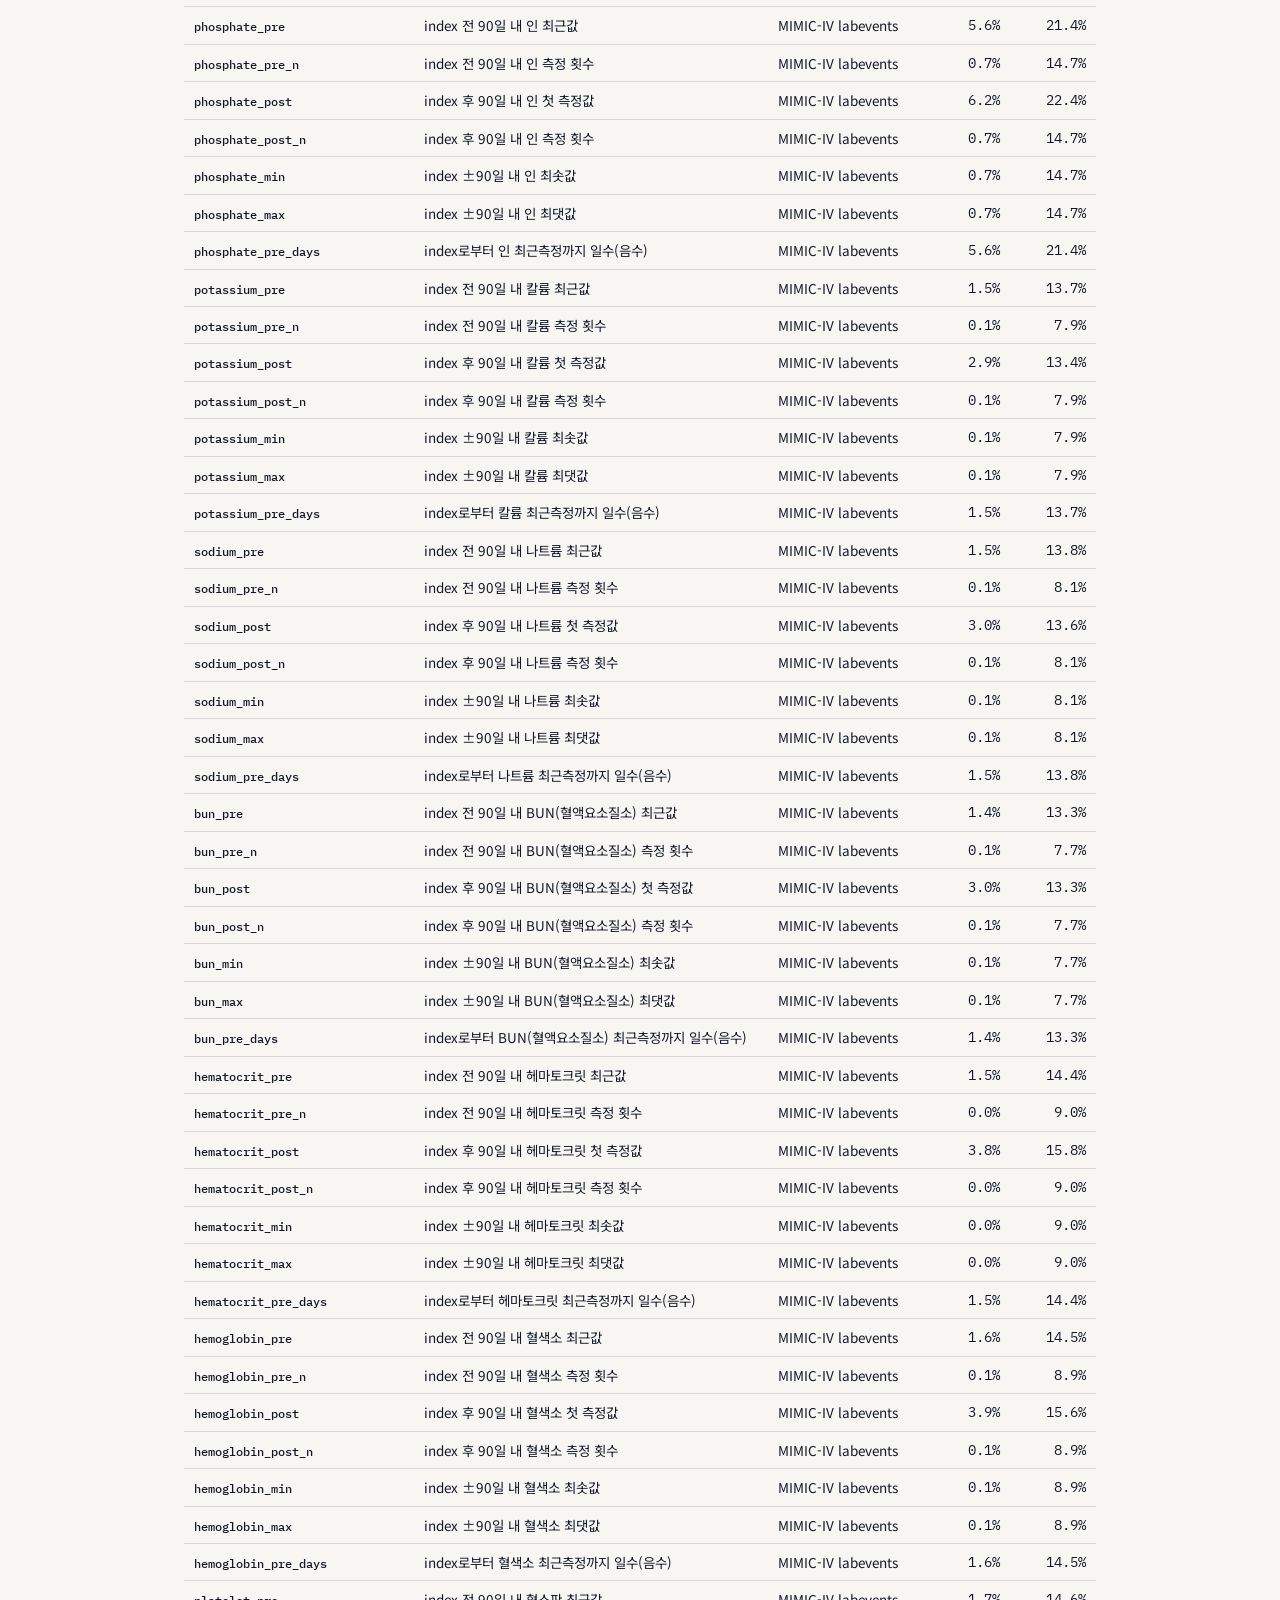
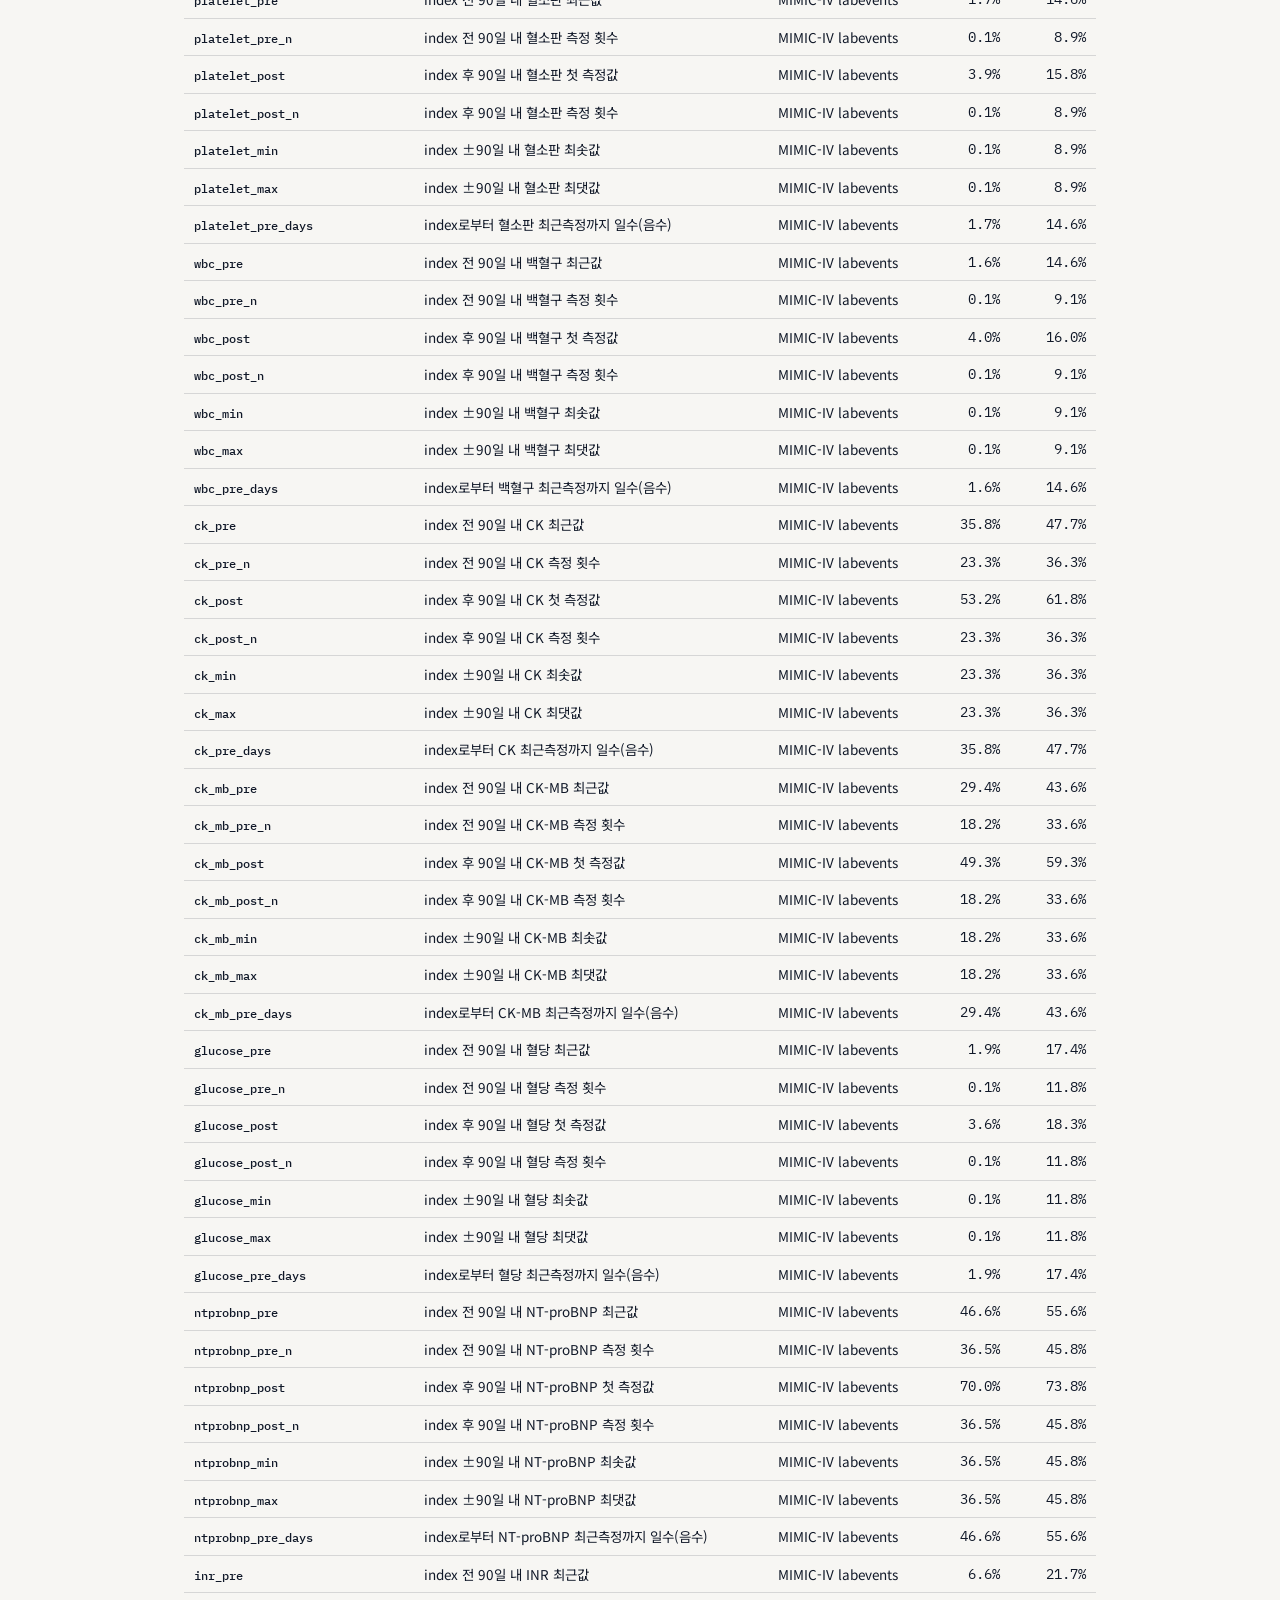
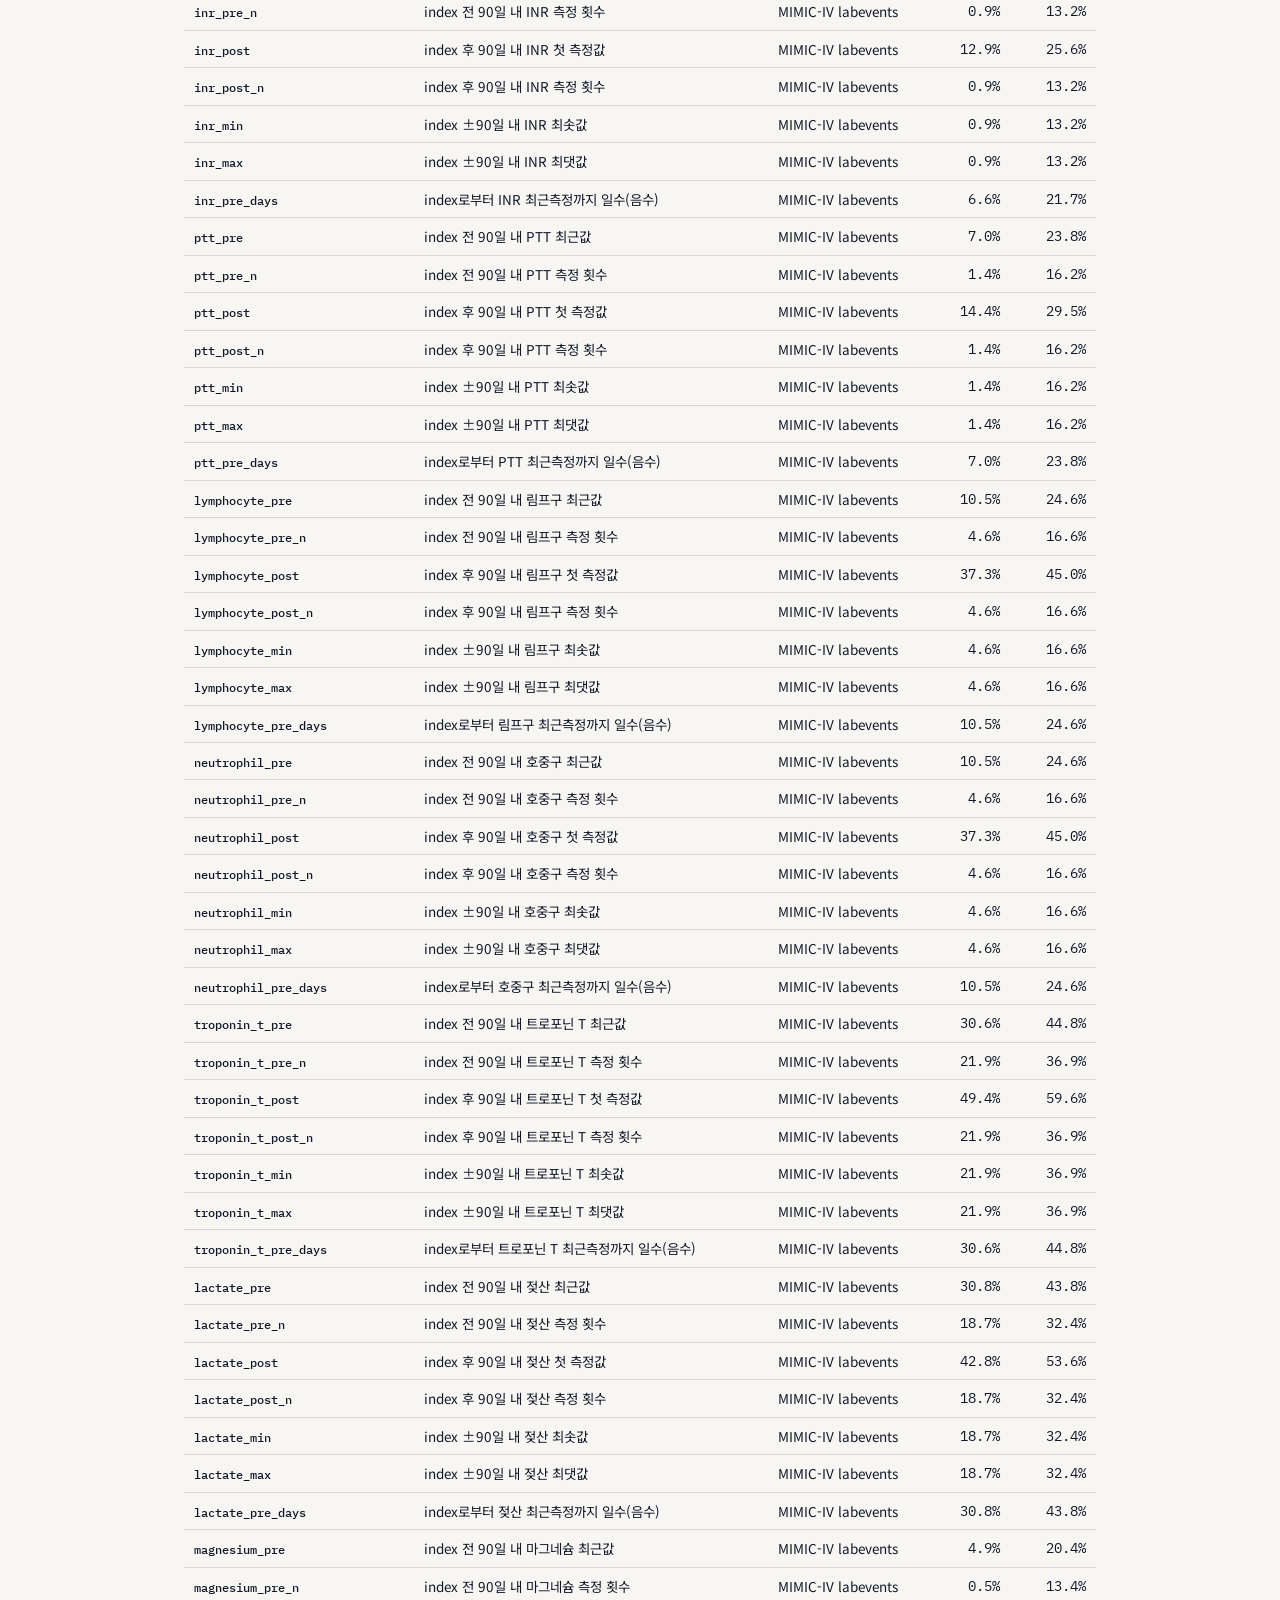
<file: review/index.html>
<!DOCTYPE html>
<html lang="ko">
<head>
<meta charset="utf-8">
<meta name="viewport" content="width=device-width, initial-scale=1">
<title>데이터셋 리뷰 — EF 하락 후 GDMT 격차 (cohort_gdmt.csv)</title>
<meta name="description" content="MIMIC-IV-ECHO로 만든 심부전 치료격차 데이터셋의 변수 명세·결측률·코드북 리뷰 페이지. 4,290행 387열, 주분석 1,997명.">
<meta property="og:type" content="article">
<meta property="og:title" content="데이터셋 리뷰 — EF 하락 후 GDMT 격차">
<meta property="og:description" content="4,290행 387열 데이터셋의 종속·독립변수, 결측률, 전체 코드북.">
<link rel="canonical" href="https://kimhs950627.github.io/27paper-echo-topic-gdmt/review/">
<link rel="icon" href="data:image/svg+xml,%3Csvg xmlns='http://www.w3.org/2000/svg' viewBox='0 0 32 32'%3E%3Crect width='32' height='32' fill='%23FBF9F4'/%3E%3Cpath d='M5 22 L11 22 L14 10 L18 26 L22 16 L27 16' stroke='%23A16207' stroke-width='2.4' fill='none'/%3E%3C/svg%3E">
<link rel="preconnect" href="https://fonts.googleapis.com">
<link rel="preconnect" href="https://fonts.gstatic.com" crossorigin>
<link href="https://fonts.googleapis.com/css2?family=Noto+Sans+KR:wght@300;400;500;700&family=IBM+Plex+Mono:wght@400;500&display=swap" rel="stylesheet">
<link rel="stylesheet" href="styles/tokens.css">
<link rel="stylesheet" href="styles/site.css">
</head>
<body>

<nav class="pagetabs" aria-label="페이지 전환">
  <div class="wrap">
    <a class="pt" href="../">논문 계획</a>
    <a class="pt active" href="./" aria-current="page">데이터셋 리뷰</a>
  </div>
</nav>

<header class="masthead">
  <div class="wrap">
    <h1>EF 하락 후 GDMT 격차 — 데이터셋 리뷰</h1>
    <p class="sub"><code>cohort_gdmt.csv</code> · MIMIC-IV-ECHO v1.0.1 + MIMIC-IV hosp · 2026-11-01 생성</p>

    <dl class="keyfacts">
      <div><dt>행</dt><dd>4,290</dd></div>
      <div><dt>열</dt><dd>387</dd></div>
      <div><dt>EF 하락군</dt><dd>2,614</dd></div>
      <div><dt>주분석</dt><dd>1,997</dd></div>
      <div><dt>주 결과</dt><dd>14.4%</dd></div>
    </dl>
  </div>
</header>

<main class="wrap">

<section id="claim">
  <h2><span class="n">01</span>논문이 밝히려는 것</h2>
  <p class="lead">EF가 40% 아래로 떨어지면 심부전 4제 요법이 새로 적응이 된다. 그런데 그 순간은
  어디에도 기록되지 않는다. 이 논문은 <strong>“누가 누락될지, 검사 결과가 나온 그 시점에 예측할 수 있는가”</strong>를 묻는다.</p>
  <p>모델의 출력은 위험점수가 아니라 <strong>검토 대기 목록</strong>이다. 예측 대상은 “약을 못 올릴 이유가 없는데
  90일 동안 아무 계열도 새로 시작되지 않은 환자”다.</p>
</section>

<section id="flow">
  <h2><span class="n">02</span>코호트가 어떻게 줄었나</h2>
  <div class="flow">
    <div class="step"><b>70,429</b><span>TTE EF 유효값 보유</span></div>
    <div class="step"><b>26,132</b><span>EF 2회 이상 (전이 관찰 가능)</span></div>
    <div class="step"><b>2,614</b><span>EF ≥40 → &lt;40 전이</span></div>
    <div class="step accent"><b>1,997</b><span>+ index 입원 (처방 측정 가능)</span></div>
    <div class="step"><b>547</b><span>90일 내 새 GDMT 없음 (27.4%)</span></div>
    <div class="step strong"><b>288</b><span>금기 없음 = 설명 불가 누락 (14.4%)</span></div>
  </div>
  <p class="note">마지막 두 단계가 이 논문의 표적이다. 547 중 259명은 K·eGFR·Hb·빌리루빈·INR 상
  금기 소견이 있어 <em>정당한 미시작</em>으로 분류된다.</p>
</section>

<section id="vars">
  <h2><span class="n">03</span>종속변수와 독립변수</h2>
  <div class="two">
    <div class="card y">
      <h3>Y — 종속변수</h3>
      <ul>
        <li><code>unexplained_gap</code> <span class="tag">주 결과</span><br>
          금기 소견 없음 + 90일 내 새 GDMT 계열 없음 = 1 (288 / 1,997 = 14.4%)</li>
        <li><code>gdmt_gap</code><br>금기 구분 없이 “새 계열 없음” (547 / 1,997 = 27.4%)</li>
        <li><code>gdmt_started_any</code><br>90일 내 새 계열 시작 여부 (72.6%가 시작)</li>
        <li><code>gdmt_pillars_started_90d</code><br>시작한 계열 수 0~4</li>
      </ul>
    </div>
    <div class="card x">
      <h3>X — 독립변수 (190개 후보)</h3>
      <ul>
        <li><b>인구·입원</b> 6 — 나이, 성별, 입원 유형, 보험, 전년 입원 횟수</li>
        <li><b>전이 특성</b> 5 — 직전 EF, index EF, 두 검사 간격, EF 측정 횟수</li>
        <li><b>심초음파</b> 27 — LVEDD, 중격 두께, AV Vmax, TR Vmax, 판막 서술 등</li>
        <li><b>동반질환</b> 20 — HF, CKD, DM, AF, MI, 빈혈 등 ICD 기반</li>
        <li><b>처방 이력</b> 18 — index <em>이전</em> 계열별 복용 여부·계열 수</li>
        <li><b>검사실</b> 114 — 38개 분석물질 × (최근값·측정 횟수·시점차), <code>_pre</code> 계열만</li>
        <li><b>파생</b> 3 — CKD-EPI eGFR, BUN/Cr, CKD 단계</li>
      </ul>
    </div>
  </div>

  <div class="callout danger">
    <h3>X로 쓰면 안 되는 컬럼 — 177개 (시간 누출)</h3>
    <p>랩 <code>*_post</code>·<code>*_post_n</code>·<code>_min</code>·<code>_max</code> 153개는 index <em>이후</em> 값을 포함한다
    (<code>_min</code>/<code>_max</code>는 ±90일 전체 창에서 계산됨). 처방의 <code>med_start_*</code>·<code>med_stop_*</code>·<code>med_n_post</code>,
    그리고 <code>days_to_next_ef</code>·<code>next_ef</code>·<code>died_in_hospital</code>·<code>days_to_death</code>·<code>los_days</code>도 모두 사후 변수다.</p>
  </div>
</section>

<section id="coverage">
  <h2><span class="n">04</span>결측률 — 랩은 공짜, 비싼 건 셋</h2>
  <p class="note">주분석 모집단(1,997명) 기준. index 입원이 있는 환자에서는 랩이 거의 다 채워진다.</p>
  <table class="cov">
    <thead><tr><th>변수</th><th class="num">커버리지</th><th></th></tr></thead>
    <tbody><tr><td><code>lvedd</code></td><td class="num">88.7%</td><td><span class="bar"><span style="width:89%"></span></span></td></tr><tr><td><code>septal_thickness</code></td><td class="num">86.4%</td><td><span class="bar"><span style="width:86%"></span></span></td></tr><tr><td><code>av_pk_vel</code></td><td class="num">81.0%</td><td><span class="bar"><span style="width:81%"></span></span></td></tr><tr><td><code>tr_velocity</code></td><td class="num">75.6%</td><td><span class="bar"><span style="width:76%"></span></span></td></tr><tr><td><code>sept_e_prime</code></td><td class="num">46.8%</td><td><span class="bar"><span style="width:47%"></span></span></td></tr><tr><td><code>la_vol</code></td><td class="num">29.6%</td><td><span class="bar"><span style="width:30%"></span></span></td></tr><tr><td><code>ntprobnp_pre</code></td><td class="num">53.4%</td><td><span class="bar"><span style="width:53%"></span></span></td></tr><tr><td><code>creatinine_pre</code></td><td class="num">98.7%</td><td><span class="bar"><span style="width:99%"></span></span></td></tr><tr><td><code>potassium_pre</code></td><td class="num">98.6%</td><td><span class="bar"><span style="width:99%"></span></span></td></tr><tr><td><code>hemoglobin_pre</code></td><td class="num">98.5%</td><td><span class="bar"><span style="width:98%"></span></span></td></tr><tr><td><code>albumin_pre</code></td><td class="num">70.5%</td><td><span class="bar"><span style="width:71%"></span></span></td></tr><tr><td><code>inr_pre</code></td><td class="num">93.4%</td><td><span class="bar"><span style="width:93%"></span></span></td></tr><tr><td><code>hba1c_pre</code></td><td class="num">30.1%</td><td><span class="bar"><span style="width:30%"></span></span></td></tr></tbody>
  </table>
  <p class="note">비싼 변수: <code>sept_e_prime</code> 46.8% · <code>ntprobnp_pre</code> 53.4% · <code>tr_velocity</code> 75.6%.
  <code>e_e_prime</code>는 직접 11.1%, 파생 포함 15%로 <strong>사실상 사용 불가</strong>.</p>
</section>

<section id="sets">
  <h2><span class="n">05</span>권고 변수 세트</h2>
  <table class="cov">
    <thead><tr><th>세트</th><th class="num">변수</th><th class="num">완전사례</th><th class="num">유지율</th><th class="num">gdmt_gap</th></tr></thead>
    <tbody><tr><td>S1 최소</td><td class="num">15</td><td class="num">1,688</td><td class="num">84.5%</td><td class="num">25.2%</td></tr><tr><td>S2 표준</td><td class="num">27</td><td class="num">1,373</td><td class="num">68.8%</td><td class="num">24.7%</td></tr><tr><td>S3 확장 (+간)</td><td class="num">30</td><td class="num">1,107</td><td class="num">55.4%</td><td class="num">23.9%</td></tr><tr><td>S4 최대 (+TR·NT-proBNP)</td><td class="num">34</td><td class="num">486</td><td class="num">24.3%</td><td class="num">20.8%</td></tr></tbody>
  </table>
  <p class="note">S2(핵심+17)를 주모형으로 권고. S1은 민감도, S4는 NT-proBNP 하위군 탐색용.
  <code>gdmt_gap</code>이 세트마다 25%→20.8%로 떨어지는 것은 검사가 많은 환자가 더 아프고 약도 더 받기 때문(선택편향).</p>
</section>

<section id="codebook">
  <h2><span class="n">06</span>코드북 — 379개 변수 전체</h2>
  <p class="note">변수명·설명·출처·결측률(주분석/전체). 아래 상자에 검색어를 넣으면 걸러진다.</p>
  <div class="searchbar">
    <input id="cbfilter" type="search" placeholder="변수명 또는 설명 검색 (예: creatinine, 판막, gdmt)" aria-label="코드북 검색">
    <span id="cbcount" class="count"></span>
  </div>
  <div id="codebook-body">
  <h3 class="cb-group" id="g-데이터셋-개요">데이터셋 개요</h3>
<h3 class="cb-group" id="g-식별자-전이-사건">식별자·전이 사건</h3>
<div class="tbl-wrap"><table class="cb">
<thead><tr><th>변수</th><th>설명</th><th>출처</th><th>결측(주분석)</th><th>결측(전체)</th></tr></thead>
<tbody>
<tr><td class="cb-name" data-label="변수"><code>subject_id</code></td><td class="" data-label="설명">MIMIC-IV 환자 ID(가명)</td><td class="" data-label="출처">MIMIC-IV</td><td class="" data-label="결측(주분석)">0.0%</td><td class="" data-label="결측(전체)">0.0%</td></tr>
<tr><td class="cb-name" data-label="변수"><code>arm</code></td><td class="" data-label="설명">drop=EF 하락군, recovery=EF 회복 대조군</td><td class="" data-label="출처">파생</td><td class="" data-label="결측(주분석)">0.0%</td><td class="" data-label="결측(전체)">0.0%</td></tr>
<tr><td class="cb-name" data-label="변수"><code>index_measurement_id</code></td><td class="" data-label="설명">index 검사 ID(= EF&lt;40 을 처음 기록한 TTE)</td><td class="" data-label="출처">MIMIC-IV-ECHO</td><td class="" data-label="결측(주분석)">0.0%</td><td class="" data-label="결측(전체)">0.0%</td></tr>
<tr><td class="cb-name" data-label="변수"><code>index_time</code></td><td class="" data-label="설명">index 검사 시각</td><td class="" data-label="출처">MIMIC-IV-ECHO</td><td class="" data-label="결측(주분석)">0.0%</td><td class="" data-label="결측(전체)">0.0%</td></tr>
<tr><td class="cb-name" data-label="변수"><code>ef_before</code></td><td class="" data-label="설명">직전 TTE EF(%)</td><td class="" data-label="출처">MIMIC-IV-ECHO</td><td class="" data-label="결측(주분석)">0.0%</td><td class="" data-label="결측(전체)">0.0%</td></tr>
<tr><td class="cb-name" data-label="변수"><code>ef_index</code></td><td class="" data-label="설명">index TTE EF(%) — 40 미만</td><td class="" data-label="출처">MIMIC-IV-ECHO</td><td class="" data-label="결측(주분석)">0.0%</td><td class="" data-label="결측(전체)">0.0%</td></tr>
<tr><td class="cb-name" data-label="변수"><code>days_between</code></td><td class="" data-label="설명">직전 검사와 index 검사 사이 일수</td><td class="" data-label="출처">파생</td><td class="" data-label="결측(주분석)">0.0%</td><td class="" data-label="결측(전체)">0.0%</td></tr>
<tr><td class="cb-name" data-label="변수"><code>n_ef_total</code></td><td class="" data-label="설명">환자의 전체 TTE EF 측정 횟수</td><td class="" data-label="출처">파생</td><td class="" data-label="결측(주분석)">0.0%</td><td class="" data-label="결측(전체)">0.0%</td></tr>
<tr><td class="cb-name" data-label="변수"><code>n_ef_prior</code></td><td class="" data-label="설명">index 이전 EF 측정 횟수</td><td class="" data-label="출처">파생</td><td class="" data-label="결측(주분석)">0.0%</td><td class="" data-label="결측(전체)">0.0%</td></tr>
<tr><td class="cb-name" data-label="변수"><code>evCross40Ever</code></td><td class="" data-label="설명">40 미만 전이 여부(1=예)</td><td class="" data-label="출처">파생</td><td class="" data-label="결측(주분석)">0.0%</td><td class="" data-label="결측(전체)">0.0%</td></tr>
<tr><td class="cb-name" data-label="변수"><code>confirmed_repeat</code></td><td class="" data-label="설명">다음 검사에서도 EF&lt;40 이었는지(1=확인됨)</td><td class="" data-label="출처">파생</td><td class="" data-label="결측(주분석)">0.0%</td><td class="" data-label="결측(전체)">0.0%</td></tr>
<tr><td class="cb-name" data-label="변수"><code>days_to_next_ef</code></td><td class="" data-label="설명">index 이후 다음 EF 검사까지 일수</td><td class="" data-label="출처">파생</td><td class="" data-label="결측(주분석)">42.6%</td><td class="" data-label="결측(전체)">39.7%</td></tr>
<tr><td class="cb-name" data-label="변수"><code>next_ef</code></td><td class="" data-label="설명">다음 EF 값(%)</td><td class="" data-label="출처">MIMIC-IV-ECHO</td><td class="" data-label="결측(주분석)">42.6%</td><td class="" data-label="결측(전체)">39.7%</td></tr>
</tbody></table></div>
<h3 class="cb-group" id="g-인구-입원">인구·입원</h3>
<div class="tbl-wrap"><table class="cb">
<thead><tr><th>변수</th><th>설명</th><th>출처</th><th>결측(주분석)</th><th>결측(전체)</th></tr></thead>
<tbody>
<tr><td class="cb-name" data-label="변수"><code>gender</code></td><td class="" data-label="설명">성별(M/F)</td><td class="" data-label="출처">MIMIC-IV patients</td><td class="" data-label="결측(주분석)">0.0%</td><td class="" data-label="결측(전체)">0.0%</td></tr>
<tr><td class="cb-name" data-label="변수"><code>anchor_age</code></td><td class="" data-label="설명">anchor year 당시 나이</td><td class="" data-label="출처">MIMIC-IV patients</td><td class="" data-label="결측(주분석)">0.0%</td><td class="" data-label="결측(전체)">0.0%</td></tr>
<tr><td class="cb-name" data-label="변수"><code>index_year</code></td><td class="" data-label="설명">index 검사 연도</td><td class="" data-label="출처">파생</td><td class="" data-label="결측(주분석)">0.0%</td><td class="" data-label="결측(전체)">0.0%</td></tr>
<tr><td class="cb-name" data-label="변수"><code>age_at_index</code></td><td class="" data-label="설명">index 시점 나이</td><td class="" data-label="출처">파생(anchor_age + 연도차)</td><td class="" data-label="결측(주분석)">0.0%</td><td class="" data-label="결측(전체)">0.0%</td></tr>
<tr><td class="cb-name" data-label="변수"><code>dod</code></td><td class="" data-label="설명">사망일</td><td class="" data-label="출처">MIMIC-IV patients</td><td class="" data-label="결측(주분석)">40.0%</td><td class="" data-label="결측(전체)">47.1%</td></tr>
<tr><td class="cb-name" data-label="변수"><code>hadm_id</code></td><td class="" data-label="설명">index 시점 입원 ID(±7일 내 최근접 포함)</td><td class="" data-label="출처">MIMIC-IV admissions</td><td class="" data-label="결측(주분석)">0.0%</td><td class="" data-label="결측(전체)">23.6%</td></tr>
<tr><td class="cb-name" data-label="변수"><code>admission_type</code></td><td class="" data-label="설명">입원 유형</td><td class="" data-label="출처">MIMIC-IV admissions</td><td class="" data-label="결측(주분석)">0.0%</td><td class="" data-label="결측(전체)">23.6%</td></tr>
<tr><td class="cb-name" data-label="변수"><code>insurance</code></td><td class="" data-label="설명">보험 유형</td><td class="" data-label="출처">MIMIC-IV admissions</td><td class="" data-label="결측(주분석)">0.5%</td><td class="" data-label="결측(전체)">24.0%</td></tr>
<tr><td class="cb-name" data-label="변수"><code>admit_time</code></td><td class="" data-label="설명">입원 시각</td><td class="" data-label="출처">MIMIC-IV admissions</td><td class="" data-label="결측(주분석)">0.0%</td><td class="" data-label="결측(전체)">23.6%</td></tr>
<tr><td class="cb-name" data-label="변수"><code>discharge_time</code></td><td class="" data-label="설명">퇴원 시각</td><td class="" data-label="출처">MIMIC-IV admissions</td><td class="" data-label="결측(주분석)">0.0%</td><td class="" data-label="결측(전체)">23.6%</td></tr>
<tr><td class="cb-name" data-label="변수"><code>los_days</code></td><td class="" data-label="설명">재원일수</td><td class="" data-label="출처">파생</td><td class="" data-label="결측(주분석)">0.0%</td><td class="" data-label="결측(전체)">23.6%</td></tr>
<tr><td class="cb-name" data-label="변수"><code>died_in_hospital</code></td><td class="" data-label="설명">병원 내 사망(1=예)</td><td class="" data-label="출처">MIMIC-IV admissions</td><td class="" data-label="결측(주분석)">0.0%</td><td class="" data-label="결측(전체)">23.6%</td></tr>
<tr><td class="cb-name" data-label="변수"><code>n_admissions_pre365</code></td><td class="" data-label="설명">index 전 365일 입원 횟수</td><td class="" data-label="출처">파생</td><td class="" data-label="결측(주분석)">0.0%</td><td class="" data-label="결측(전체)">0.0%</td></tr>
<tr><td class="cb-name" data-label="변수"><code>days_to_death</code></td><td class="" data-label="설명">index 로부터 사망까지 일수</td><td class="" data-label="출처">파생</td><td class="" data-label="결측(주분석)">40.0%</td><td class="" data-label="결측(전체)">47.1%</td></tr>
</tbody></table></div>
<h3 class="cb-group" id="g-심초음파-구조화-">심초음파(구조화)</h3>
<div class="tbl-wrap"><table class="cb">
<thead><tr><th>변수</th><th>설명</th><th>출처</th><th>결측(주분석)</th><th>결측(전체)</th></tr></thead>
<tbody>
<tr><td class="cb-name" data-label="변수"><code>av_area_continuity</code></td><td class="" data-label="설명">대동맥판 면적(연속방정식, cm²)</td><td class="" data-label="출처">MIMIC-IV-ECHO structured (index 검사)</td><td class="" data-label="결측(주분석)">84.4%</td><td class="" data-label="결측(전체)">84.3%</td></tr>
<tr><td class="cb-name" data-label="변수"><code>av_mean_grad</code></td><td class="" data-label="설명">대동맥판 평균압력차(mmHg)</td><td class="" data-label="출처">MIMIC-IV-ECHO structured (index 검사)</td><td class="" data-label="결측(주분석)">78.2%</td><td class="" data-label="결측(전체)">78.5%</td></tr>
<tr><td class="cb-name" data-label="변수"><code>av_pk_vel</code></td><td class="" data-label="설명">대동맥판 최고속도(m/s)</td><td class="" data-label="출처">MIMIC-IV-ECHO structured (index 검사)</td><td class="" data-label="결측(주분석)">19.0%</td><td class="" data-label="결측(전체)">15.3%</td></tr>
<tr><td class="cb-name" data-label="변수"><code>av_vti</code></td><td class="" data-label="설명">대동맥판 VTI(cm)</td><td class="" data-label="출처">MIMIC-IV-ECHO structured (index 검사)</td><td class="" data-label="결측(주분석)">92.9%</td><td class="" data-label="결측(전체)">92.9%</td></tr>
<tr><td class="cb-name" data-label="변수"><code>e_e_prime</code></td><td class="" data-label="설명">E/e′(기록값)</td><td class="" data-label="출처">MIMIC-IV-ECHO structured (index 검사)</td><td class="" data-label="결측(주분석)">88.9%</td><td class="" data-label="결측(전체)">86.5%</td></tr>
<tr><td class="cb-name" data-label="변수"><code>inf_lat_thickness</code></td><td class="" data-label="설명">좌심실 후측벽 두께(cm)</td><td class="" data-label="출처">MIMIC-IV-ECHO structured (index 검사)</td><td class="" data-label="결측(주분석)">13.7%</td><td class="" data-label="결측(전체)">10.9%</td></tr>
<tr><td class="cb-name" data-label="변수"><code>la_vol</code></td><td class="" data-label="설명">좌심방 용적(mL)</td><td class="" data-label="출처">MIMIC-IV-ECHO structured (index 검사)</td><td class="" data-label="결측(주분석)">70.4%</td><td class="" data-label="결측(전체)">67.7%</td></tr>
<tr><td class="cb-name" data-label="변수"><code>lat_e_prime</code></td><td class="" data-label="설명">측벽 e′(cm/s)</td><td class="" data-label="출처">MIMIC-IV-ECHO structured (index 검사)</td><td class="" data-label="결측(주분석)">51.8%</td><td class="" data-label="결측(전체)">46.4%</td></tr>
<tr><td class="cb-name" data-label="변수"><code>lvedd</code></td><td class="" data-label="설명">좌심실 이완말기 내경(cm)</td><td class="" data-label="출처">MIMIC-IV-ECHO structured (index 검사)</td><td class="" data-label="결측(주분석)">11.3%</td><td class="" data-label="결측(전체)">9.0%</td></tr>
<tr><td class="cb-name" data-label="변수"><code>lvef</code></td><td class="" data-label="설명">좌심실 박출률(%)</td><td class="" data-label="출처">MIMIC-IV-ECHO structured (index 검사)</td><td class="" data-label="결측(주분석)">0.0%</td><td class="" data-label="결측(전체)">0.0%</td></tr>
<tr><td class="cb-name" data-label="변수"><code>lvot_diam</code></td><td class="" data-label="설명">LVOT 직경(cm)</td><td class="" data-label="출처">MIMIC-IV-ECHO structured (index 검사)</td><td class="" data-label="결측(주분석)">28.7%</td><td class="" data-label="결측(전체)">26.1%</td></tr>
<tr><td class="cb-name" data-label="변수"><code>lvot_vti</code></td><td class="" data-label="설명">LVOT VTI(cm)</td><td class="" data-label="출처">MIMIC-IV-ECHO structured (index 검사)</td><td class="" data-label="결측(주분석)">37.4%</td><td class="" data-label="결측(전체)">36.0%</td></tr>
<tr><td class="cb-name" data-label="변수"><code>mv_peak_vel</code></td><td class="" data-label="설명">승모판 E파 속도(m/s)</td><td class="" data-label="출처">MIMIC-IV-ECHO structured (index 검사)</td><td class="" data-label="결측(주분석)">96.4%</td><td class="" data-label="결측(전체)">95.8%</td></tr>
<tr><td class="cb-name" data-label="변수"><code>sept_e_prime</code></td><td class="" data-label="설명">중격 e′(cm/s)</td><td class="" data-label="출처">MIMIC-IV-ECHO structured (index 검사)</td><td class="" data-label="결측(주분석)">53.2%</td><td class="" data-label="결측(전체)">47.8%</td></tr>
<tr><td class="cb-name" data-label="변수"><code>septal_thickness</code></td><td class="" data-label="설명">심실중격 두께(cm)</td><td class="" data-label="출처">MIMIC-IV-ECHO structured (index 검사)</td><td class="" data-label="결측(주분석)">13.6%</td><td class="" data-label="결측(전체)">10.8%</td></tr>
<tr><td class="cb-name" data-label="변수"><code>tapse</code></td><td class="" data-label="설명">TAPSE(cm)</td><td class="" data-label="출처">MIMIC-IV-ECHO structured (index 검사)</td><td class="" data-label="결측(주분석)">89.2%</td><td class="" data-label="결측(전체)">88.1%</td></tr>
<tr><td class="cb-name" data-label="변수"><code>tr_mmhg</code></td><td class="" data-label="설명">삼척판 압력차(mmHg)</td><td class="" data-label="출처">MIMIC-IV-ECHO structured (index 검사)</td><td class="" data-label="결측(주분석)">24.2%</td><td class="" data-label="결측(전체)">22.5%</td></tr>
<tr><td class="cb-name" data-label="변수"><code>tr_velocity</code></td><td class="" data-label="설명">삼첨판 역류 최고속도(m/s)</td><td class="" data-label="출처">MIMIC-IV-ECHO structured (index 검사)</td><td class="" data-label="결측(주분석)">24.4%</td><td class="" data-label="결측(전체)">22.8%</td></tr>
<tr><td class="cb-name" data-label="변수"><code>cat_aortic_regurg</code></td><td class="" data-label="설명">판독 기술값 — aortic_regurg(중증도 서술)</td><td class="" data-label="출처">MIMIC-IV-ECHO structured</td><td class="" data-label="결측(주분석)">55.9%</td><td class="" data-label="결측(전체)">54.8%</td></tr>
<tr><td class="cb-name" data-label="변수"><code>cat_aortic_stenosis</code></td><td class="" data-label="설명">판독 기술값 — aortic_stenosis(중증도 서술)</td><td class="" data-label="출처">MIMIC-IV-ECHO structured</td><td class="" data-label="결측(주분석)">83.3%</td><td class="" data-label="결측(전체)">84.2%</td></tr>
<tr><td class="cb-name" data-label="변수"><code>cat_ivc</code></td><td class="" data-label="설명">판독 기술값 — ivc(중증도 서술)</td><td class="" data-label="출처">MIMIC-IV-ECHO structured</td><td class="" data-label="결측(주분석)">85.7%</td><td class="" data-label="결측(전체)">84.9%</td></tr>
<tr><td class="cb-name" data-label="변수"><code>cat_mitral_regurg</code></td><td class="" data-label="설명">판독 기술값 — mitral_regurg(중증도 서술)</td><td class="" data-label="출처">MIMIC-IV-ECHO structured</td><td class="" data-label="결측(주분석)">9.0%</td><td class="" data-label="결측(전체)">8.1%</td></tr>
<tr><td class="cb-name" data-label="변수"><code>cat_pericardial_effusion</code></td><td class="" data-label="설명">판독 기술값 — pericardial_effusion(중증도 서술)</td><td class="" data-label="출처">MIMIC-IV-ECHO structured</td><td class="" data-label="결측(주분석)">74.4%</td><td class="" data-label="결측(전체)">76.5%</td></tr>
<tr><td class="cb-name" data-label="변수"><code>cat_rv_function</code></td><td class="" data-label="설명">판독 기술값 — rv_function(중증도 서술)</td><td class="" data-label="출처">MIMIC-IV-ECHO structured</td><td class="" data-label="결측(주분석)">4.0%</td><td class="" data-label="결측(전체)">3.8%</td></tr>
<tr><td class="cb-name" data-label="변수"><code>cat_tricuspid_regurg</code></td><td class="" data-label="설명">판독 기술값 — tricuspid_regurg(중증도 서술)</td><td class="" data-label="출처">MIMIC-IV-ECHO structured</td><td class="" data-label="결측(주분석)">12.0%</td><td class="" data-label="결측(전체)">10.5%</td></tr>
<tr><td class="cb-name" data-label="변수"><code>ee_derived_sept</code></td><td class="" data-label="설명">E/e′(중격, 파생)</td><td class="" data-label="출처">MIMIC-IV-ECHO structured (index 검사)</td><td class="" data-label="결측(주분석)">87.8%</td><td class="" data-label="결측(전체)">85.0%</td></tr>
<tr><td class="cb-name" data-label="변수"><code>ee_derived_lat</code></td><td class="" data-label="설명">E/e′(측벽, 파생)</td><td class="" data-label="출처">MIMIC-IV-ECHO structured (index 검사)</td><td class="" data-label="결측(주분석)">87.7%</td><td class="" data-label="결측(전체)">84.9%</td></tr>
</tbody></table></div>
<h3 class="cb-group" id="g-동반질환">동반질환</h3>
<div class="tbl-wrap"><table class="cb">
<thead><tr><th>변수</th><th>설명</th><th>출처</th><th>결측(주분석)</th><th>결측(전체)</th></tr></thead>
<tbody>
<tr><td class="cb-name" data-label="변수"><code>dx_hf</code></td><td class="" data-label="설명">심부전 진단코드 보유(1=예, index 이전 입원 기준)</td><td class="" data-label="출처">MIMIC-IV diagnoses_icd</td><td class="" data-label="결측(주분석)">0.0%</td><td class="" data-label="결측(전체)">0.0%</td></tr>
<tr><td class="cb-name" data-label="변수"><code>dx_hypertension</code></td><td class="" data-label="설명">고혈압 진단코드 보유(1=예, index 이전 입원 기준)</td><td class="" data-label="출처">MIMIC-IV diagnoses_icd</td><td class="" data-label="결측(주분석)">0.0%</td><td class="" data-label="결측(전체)">0.0%</td></tr>
<tr><td class="cb-name" data-label="변수"><code>dx_diabetes</code></td><td class="" data-label="설명">당뇨 진단코드 보유(1=예, index 이전 입원 기준)</td><td class="" data-label="출처">MIMIC-IV diagnoses_icd</td><td class="" data-label="결측(주분석)">0.0%</td><td class="" data-label="결측(전체)">0.0%</td></tr>
<tr><td class="cb-name" data-label="변수"><code>dx_ckd</code></td><td class="" data-label="설명">만성콩팥병 진단코드 보유(1=예, index 이전 입원 기준)</td><td class="" data-label="출처">MIMIC-IV diagnoses_icd</td><td class="" data-label="결측(주분석)">0.0%</td><td class="" data-label="결측(전체)">0.0%</td></tr>
<tr><td class="cb-name" data-label="변수"><code>dx_af</code></td><td class="" data-label="설명">심방세동 진단코드 보유(1=예, index 이전 입원 기준)</td><td class="" data-label="출처">MIMIC-IV diagnoses_icd</td><td class="" data-label="결측(주분석)">0.0%</td><td class="" data-label="결측(전체)">0.0%</td></tr>
<tr><td class="cb-name" data-label="변수"><code>dx_copd</code></td><td class="" data-label="설명">COPD 진단코드 보유(1=예, index 이전 입원 기준)</td><td class="" data-label="출처">MIMIC-IV diagnoses_icd</td><td class="" data-label="결측(주분석)">0.0%</td><td class="" data-label="결측(전체)">0.0%</td></tr>
<tr><td class="cb-name" data-label="변수"><code>dx_mi</code></td><td class="" data-label="설명">심근경색 진단코드 보유(1=예, index 이전 입원 기준)</td><td class="" data-label="출처">MIMIC-IV diagnoses_icd</td><td class="" data-label="결측(주분석)">0.0%</td><td class="" data-label="결측(전체)">0.0%</td></tr>
<tr><td class="cb-name" data-label="변수"><code>dx_stroke</code></td><td class="" data-label="설명">뇌졸중 진단코드 보유(1=예, index 이전 입원 기준)</td><td class="" data-label="출처">MIMIC-IV diagnoses_icd</td><td class="" data-label="결측(주분석)">0.0%</td><td class="" data-label="결측(전체)">0.0%</td></tr>
<tr><td class="cb-name" data-label="변수"><code>dx_anemia</code></td><td class="" data-label="설명">빈혈 진단코드 보유(1=예, index 이전 입원 기준)</td><td class="" data-label="출처">MIMIC-IV diagnoses_icd</td><td class="" data-label="결측(주분석)">0.0%</td><td class="" data-label="결측(전체)">0.0%</td></tr>
<tr><td class="cb-name" data-label="변수"><code>dx_valve_disease</code></td><td class="" data-label="설명">판막질환 진단코드 보유(1=예, index 이전 입원 기준)</td><td class="" data-label="출처">MIMIC-IV diagnoses_icd</td><td class="" data-label="결측(주분석)">0.0%</td><td class="" data-label="결측(전체)">0.0%</td></tr>
<tr><td class="cb-name" data-label="변수"><code>dx_amyloidosis</code></td><td class="" data-label="설명">아밀로이드증 진단코드 보유(1=예, index 이전 입원 기준)</td><td class="" data-label="출처">MIMIC-IV diagnoses_icd</td><td class="" data-label="결측(주분석)">0.0%</td><td class="" data-label="결측(전체)">0.0%</td></tr>
<tr><td class="cb-name" data-label="변수"><code>dx_obesity</code></td><td class="" data-label="설명">비만 진단코드 보유(1=예, index 이전 입원 기준)</td><td class="" data-label="출처">MIMIC-IV diagnoses_icd</td><td class="" data-label="결측(주분석)">0.0%</td><td class="" data-label="결측(전체)">0.0%</td></tr>
<tr><td class="cb-name" data-label="변수"><code>dx_liver_disease</code></td><td class="" data-label="설명">간질환 진단코드 보유(1=예, index 이전 입원 기준)</td><td class="" data-label="출처">MIMIC-IV diagnoses_icd</td><td class="" data-label="결측(주분석)">0.0%</td><td class="" data-label="결측(전체)">0.0%</td></tr>
<tr><td class="cb-name" data-label="변수"><code>dx_cancer</code></td><td class="" data-label="설명">암 진단코드 보유(1=예, index 이전 입원 기준)</td><td class="" data-label="출처">MIMIC-IV diagnoses_icd</td><td class="" data-label="결측(주분석)">0.0%</td><td class="" data-label="결측(전체)">0.0%</td></tr>
<tr><td class="cb-name" data-label="변수"><code>dx_thyroid_disease</code></td><td class="" data-label="설명">갑상선질환 진단코드 보유(1=예, index 이전 입원 기준)</td><td class="" data-label="출처">MIMIC-IV diagnoses_icd</td><td class="" data-label="결측(주분석)">0.0%</td><td class="" data-label="결측(전체)">0.0%</td></tr>
<tr><td class="cb-name" data-label="변수"><code>dx_dialysis</code></td><td class="" data-label="설명">투석 진단코드 보유(1=예, index 이전 입원 기준)</td><td class="" data-label="출처">MIMIC-IV diagnoses_icd</td><td class="" data-label="결측(주분석)">0.0%</td><td class="" data-label="결측(전체)">0.0%</td></tr>
<tr><td class="cb-name" data-label="변수"><code>dx_hyperkalemia</code></td><td class="" data-label="설명">고칼륨혈증 진단코드 보유(1=예, index 이전 입원 기준)</td><td class="" data-label="출처">MIMIC-IV diagnoses_icd</td><td class="" data-label="결측(주분석)">0.0%</td><td class="" data-label="결측(전체)">0.0%</td></tr>
<tr><td class="cb-name" data-label="변수"><code>dx_cardiomyopathy</code></td><td class="" data-label="설명">심근병증 진단코드 보유(1=예, index 이전 입원 기준)</td><td class="" data-label="출처">MIMIC-IV diagnoses_icd</td><td class="" data-label="결측(주분석)">0.0%</td><td class="" data-label="결측(전체)">0.0%</td></tr>
<tr><td class="cb-name" data-label="변수"><code>dx_pulm_hypertension</code></td><td class="" data-label="설명">폐고혈압 진단코드 보유(1=예, index 이전 입원 기준)</td><td class="" data-label="출처">MIMIC-IV diagnoses_icd</td><td class="" data-label="결측(주분석)">0.0%</td><td class="" data-label="결측(전체)">0.0%</td></tr>
<tr><td class="cb-name" data-label="변수"><code>dx_sleep_apnea</code></td><td class="" data-label="설명">수면무호흡 진단코드 보유(1=예, index 이전 입원 기준)</td><td class="" data-label="출처">MIMIC-IV diagnoses_icd</td><td class="" data-label="결측(주분석)">0.0%</td><td class="" data-label="결측(전체)">0.0%</td></tr>
</tbody></table></div>
<h3 class="cb-group" id="g-gdmt-처방">GDMT 처방</h3>
<div class="tbl-wrap"><table class="cb">
<thead><tr><th>변수</th><th>설명</th><th>출처</th><th>결측(주분석)</th><th>결측(전체)</th></tr></thead>
<tbody>
<tr><td class="cb-name" data-label="변수"><code>med_on_acei</code></td><td class="" data-label="설명">ACE 억제제 — index 시점 복용 중(1=예)</td><td class="" data-label="출처">MIMIC-IV prescriptions</td><td class="" data-label="결측(주분석)">0.0%</td><td class="" data-label="결측(전체)">0.0%</td></tr>
<tr><td class="cb-name" data-label="변수"><code>med_recent_acei</code></td><td class="" data-label="설명">ACE 억제제 — index 전 365일 내 처방(1=예)</td><td class="" data-label="출처">MIMIC-IV prescriptions</td><td class="" data-label="결측(주분석)">0.0%</td><td class="" data-label="결측(전체)">0.0%</td></tr>
<tr><td class="cb-name" data-label="변수"><code>med_start_acei</code></td><td class="" data-label="설명">ACE 억제제 — index 후 90일 내 시작(1=예)</td><td class="" data-label="출처">MIMIC-IV prescriptions</td><td class="" data-label="결측(주분석)">0.0%</td><td class="" data-label="결측(전체)">0.0%</td></tr>
<tr><td class="cb-name" data-label="변수"><code>med_stop_acei</code></td><td class="" data-label="설명">ACE 억제제 — index 후 90일 내 중단(1=예)</td><td class="" data-label="출처">MIMIC-IV prescriptions</td><td class="" data-label="결측(주분석)">0.0%</td><td class="" data-label="결측(전체)">0.0%</td></tr>
<tr><td class="cb-name" data-label="변수"><code>med_on_arb</code></td><td class="" data-label="설명">ARB — index 시점 복용 중(1=예)</td><td class="" data-label="출처">MIMIC-IV prescriptions</td><td class="" data-label="결측(주분석)">0.0%</td><td class="" data-label="결측(전체)">0.0%</td></tr>
<tr><td class="cb-name" data-label="변수"><code>med_recent_arb</code></td><td class="" data-label="설명">ARB — index 전 365일 내 처방(1=예)</td><td class="" data-label="출처">MIMIC-IV prescriptions</td><td class="" data-label="결측(주분석)">0.0%</td><td class="" data-label="결측(전체)">0.0%</td></tr>
<tr><td class="cb-name" data-label="변수"><code>med_start_arb</code></td><td class="" data-label="설명">ARB — index 후 90일 내 시작(1=예)</td><td class="" data-label="출처">MIMIC-IV prescriptions</td><td class="" data-label="결측(주분석)">0.0%</td><td class="" data-label="결측(전체)">0.0%</td></tr>
<tr><td class="cb-name" data-label="변수"><code>med_stop_arb</code></td><td class="" data-label="설명">ARB — index 후 90일 내 중단(1=예)</td><td class="" data-label="출처">MIMIC-IV prescriptions</td><td class="" data-label="결측(주분석)">0.0%</td><td class="" data-label="결측(전체)">0.0%</td></tr>
<tr><td class="cb-name" data-label="변수"><code>med_on_arni</code></td><td class="" data-label="설명">ARNI(사쿠비트릴) — index 시점 복용 중(1=예)</td><td class="" data-label="출처">MIMIC-IV prescriptions</td><td class="" data-label="결측(주분석)">0.0%</td><td class="" data-label="결측(전체)">0.0%</td></tr>
<tr><td class="cb-name" data-label="변수"><code>med_recent_arni</code></td><td class="" data-label="설명">ARNI(사쿠비트릴) — index 전 365일 내 처방(1=예)</td><td class="" data-label="출처">MIMIC-IV prescriptions</td><td class="" data-label="결측(주분석)">0.0%</td><td class="" data-label="결측(전체)">0.0%</td></tr>
<tr><td class="cb-name" data-label="변수"><code>med_start_arni</code></td><td class="" data-label="설명">ARNI(사쿠비트릴) — index 후 90일 내 시작(1=예)</td><td class="" data-label="출처">MIMIC-IV prescriptions</td><td class="" data-label="결측(주분석)">0.0%</td><td class="" data-label="결측(전체)">0.0%</td></tr>
<tr><td class="cb-name" data-label="변수"><code>med_stop_arni</code></td><td class="" data-label="설명">ARNI(사쿠비트릴) — index 후 90일 내 중단(1=예)</td><td class="" data-label="출처">MIMIC-IV prescriptions</td><td class="" data-label="결측(주분석)">0.0%</td><td class="" data-label="결측(전체)">0.0%</td></tr>
<tr><td class="cb-name" data-label="변수"><code>med_on_betablocker</code></td><td class="" data-label="설명">베타차단제 — index 시점 복용 중(1=예)</td><td class="" data-label="출처">MIMIC-IV prescriptions</td><td class="" data-label="결측(주분석)">0.0%</td><td class="" data-label="결측(전체)">0.0%</td></tr>
<tr><td class="cb-name" data-label="변수"><code>med_recent_betablocker</code></td><td class="" data-label="설명">베타차단제 — index 전 365일 내 처방(1=예)</td><td class="" data-label="출처">MIMIC-IV prescriptions</td><td class="" data-label="결측(주분석)">0.0%</td><td class="" data-label="결측(전체)">0.0%</td></tr>
<tr><td class="cb-name" data-label="변수"><code>med_start_betablocker</code></td><td class="" data-label="설명">베타차단제 — index 후 90일 내 시작(1=예)</td><td class="" data-label="출처">MIMIC-IV prescriptions</td><td class="" data-label="결측(주분석)">0.0%</td><td class="" data-label="결측(전체)">0.0%</td></tr>
<tr><td class="cb-name" data-label="변수"><code>med_stop_betablocker</code></td><td class="" data-label="설명">베타차단제 — index 후 90일 내 중단(1=예)</td><td class="" data-label="출처">MIMIC-IV prescriptions</td><td class="" data-label="결측(주분석)">0.0%</td><td class="" data-label="결측(전체)">0.0%</td></tr>
<tr><td class="cb-name" data-label="변수"><code>med_on_mra</code></td><td class="" data-label="설명">MRA(스피로놀락톤/에플레레논) — index 시점 복용 중(1=예)</td><td class="" data-label="출처">MIMIC-IV prescriptions</td><td class="" data-label="결측(주분석)">0.0%</td><td class="" data-label="결측(전체)">0.0%</td></tr>
<tr><td class="cb-name" data-label="변수"><code>med_recent_mra</code></td><td class="" data-label="설명">MRA(스피로놀락톤/에플레레논) — index 전 365일 내 처방(1=예)</td><td class="" data-label="출처">MIMIC-IV prescriptions</td><td class="" data-label="결측(주분석)">0.0%</td><td class="" data-label="결측(전체)">0.0%</td></tr>
<tr><td class="cb-name" data-label="변수"><code>med_start_mra</code></td><td class="" data-label="설명">MRA(스피로놀락톤/에플레레논) — index 후 90일 내 시작(1=예)</td><td class="" data-label="출처">MIMIC-IV prescriptions</td><td class="" data-label="결측(주분석)">0.0%</td><td class="" data-label="결측(전체)">0.0%</td></tr>
<tr><td class="cb-name" data-label="변수"><code>med_stop_mra</code></td><td class="" data-label="설명">MRA(스피로놀락톤/에플레레논) — index 후 90일 내 중단(1=예)</td><td class="" data-label="출처">MIMIC-IV prescriptions</td><td class="" data-label="결측(주분석)">0.0%</td><td class="" data-label="결측(전체)">0.0%</td></tr>
<tr><td class="cb-name" data-label="변수"><code>med_on_sglt2i</code></td><td class="" data-label="설명">SGLT2 억제제 — index 시점 복용 중(1=예)</td><td class="" data-label="출처">MIMIC-IV prescriptions</td><td class="" data-label="결측(주분석)">0.0%</td><td class="" data-label="결측(전체)">0.0%</td></tr>
<tr><td class="cb-name" data-label="변수"><code>med_recent_sglt2i</code></td><td class="" data-label="설명">SGLT2 억제제 — index 전 365일 내 처방(1=예)</td><td class="" data-label="출처">MIMIC-IV prescriptions</td><td class="" data-label="결측(주분석)">0.0%</td><td class="" data-label="결측(전체)">0.0%</td></tr>
<tr><td class="cb-name" data-label="변수"><code>med_start_sglt2i</code></td><td class="" data-label="설명">SGLT2 억제제 — index 후 90일 내 시작(1=예)</td><td class="" data-label="출처">MIMIC-IV prescriptions</td><td class="" data-label="결측(주분석)">0.0%</td><td class="" data-label="결측(전체)">0.0%</td></tr>
<tr><td class="cb-name" data-label="변수"><code>med_stop_sglt2i</code></td><td class="" data-label="설명">SGLT2 억제제 — index 후 90일 내 중단(1=예)</td><td class="" data-label="출처">MIMIC-IV prescriptions</td><td class="" data-label="결측(주분석)">0.0%</td><td class="" data-label="결측(전체)">0.0%</td></tr>
<tr><td class="cb-name" data-label="변수"><code>med_on_loop_diuretic</code></td><td class="" data-label="설명">루프 이뇨제 — index 시점 복용 중(1=예)</td><td class="" data-label="출처">MIMIC-IV prescriptions</td><td class="" data-label="결측(주분석)">0.0%</td><td class="" data-label="결측(전체)">0.0%</td></tr>
<tr><td class="cb-name" data-label="변수"><code>med_recent_loop_diuretic</code></td><td class="" data-label="설명">루프 이뇨제 — index 전 365일 내 처방(1=예)</td><td class="" data-label="출처">MIMIC-IV prescriptions</td><td class="" data-label="결측(주분석)">0.0%</td><td class="" data-label="결측(전체)">0.0%</td></tr>
<tr><td class="cb-name" data-label="변수"><code>med_start_loop_diuretic</code></td><td class="" data-label="설명">루프 이뇨제 — index 후 90일 내 시작(1=예)</td><td class="" data-label="출처">MIMIC-IV prescriptions</td><td class="" data-label="결측(주분석)">0.0%</td><td class="" data-label="결측(전체)">0.0%</td></tr>
<tr><td class="cb-name" data-label="변수"><code>med_stop_loop_diuretic</code></td><td class="" data-label="설명">루프 이뇨제 — index 후 90일 내 중단(1=예)</td><td class="" data-label="출처">MIMIC-IV prescriptions</td><td class="" data-label="결측(주분석)">0.0%</td><td class="" data-label="결측(전체)">0.0%</td></tr>
<tr><td class="cb-name" data-label="변수"><code>med_n_pre</code></td><td class="" data-label="설명">index 전 365일 GDMT 처방 건수</td><td class="" data-label="출처">MIMIC-IV prescriptions</td><td class="" data-label="결측(주분석)">0.0%</td><td class="" data-label="결측(전체)">0.0%</td></tr>
<tr><td class="cb-name" data-label="변수"><code>med_n_post</code></td><td class="" data-label="설명">index 후 90일 GDMT 처방 건수</td><td class="" data-label="출처">MIMIC-IV prescriptions</td><td class="" data-label="결측(주분석)">0.0%</td><td class="" data-label="결측(전체)">0.0%</td></tr>
<tr><td class="cb-name" data-label="변수"><code>gdmt_pillars_on_at_index</code></td><td class="" data-label="설명">index 시점 복용 중인 GDMT 계열 수(0~4)</td><td class="" data-label="출처">MIMIC-IV prescriptions</td><td class="" data-label="결측(주분석)">0.0%</td><td class="" data-label="결측(전체)">0.0%</td></tr>
<tr><td class="cb-name" data-label="변수"><code>gdmt_pillars_recent</code></td><td class="" data-label="설명">index 전 365일 내 처방된 GDMT 계열 수(0~4)</td><td class="" data-label="출처">MIMIC-IV prescriptions</td><td class="" data-label="결측(주분석)">0.0%</td><td class="" data-label="결측(전체)">0.0%</td></tr>
<tr><td class="cb-name" data-label="변수"><code>gdmt_pillars_started_90d</code></td><td class="" data-label="설명">index 후 90일 내 새로 시작한 GDMT 계열 수(0~4)</td><td class="" data-label="출처">MIMIC-IV prescriptions</td><td class="" data-label="결측(주분석)">0.0%</td><td class="" data-label="결측(전체)">0.0%</td></tr>
<tr><td class="cb-name" data-label="변수"><code>gdmt_started_any</code></td><td class="" data-label="설명">90일 내 새 GDMT 시작 여부(1=예) — 주 결과변수</td><td class="" data-label="출처">파생</td><td class="" data-label="결측(주분석)">0.0%</td><td class="" data-label="결측(전체)">0.0%</td></tr>
<tr><td class="cb-name" data-label="변수"><code>gdmt_full4_at_index</code></td><td class="" data-label="설명">index 시점 4제 모두 복용(1=예)</td><td class="" data-label="출처">파생</td><td class="" data-label="결측(주분석)">0.0%</td><td class="" data-label="결측(전체)">0.0%</td></tr>
<tr><td class="cb-name" data-label="변수"><code>gdmt_gap</code></td><td class="" data-label="설명">4제 미충족 상태에서 90일 내 새 계열 시작 없음(1=격차)</td><td class="" data-label="출처">파생 — 주 결과변수</td><td class="" data-label="결측(주분석)">0.0%</td><td class="" data-label="결측(전체)">0.0%</td></tr>
</tbody></table></div>
<h3 class="cb-group" id="g-검사실-랩-">검사실(랩)</h3>
<div class="tbl-wrap"><table class="cb">
<thead><tr><th>변수</th><th>설명</th><th>출처</th><th>결측(주분석)</th><th>결측(전체)</th></tr></thead>
<tbody>
<tr><td class="cb-name" data-label="변수"><code>albumin_pre</code></td><td class="" data-label="설명">index 전 90일 내 알부민 최근값</td><td class="" data-label="출처">MIMIC-IV labevents</td><td class="" data-label="결측(주분석)">29.5%</td><td class="" data-label="결측(전체)">40.9%</td></tr>
<tr><td class="cb-name" data-label="변수"><code>albumin_pre_n</code></td><td class="" data-label="설명">index 전 90일 내 알부민 측정 횟수</td><td class="" data-label="출처">MIMIC-IV labevents</td><td class="" data-label="결측(주분석)">16.5%</td><td class="" data-label="결측(전체)">28.3%</td></tr>
<tr><td class="cb-name" data-label="변수"><code>albumin_post</code></td><td class="" data-label="설명">index 후 90일 내 알부민 첫 측정값</td><td class="" data-label="출처">MIMIC-IV labevents</td><td class="" data-label="결측(주분석)">43.7%</td><td class="" data-label="결측(전체)">52.1%</td></tr>
<tr><td class="cb-name" data-label="변수"><code>albumin_post_n</code></td><td class="" data-label="설명">index 후 90일 내 알부민 측정 횟수</td><td class="" data-label="출처">MIMIC-IV labevents</td><td class="" data-label="결측(주분석)">16.5%</td><td class="" data-label="결측(전체)">28.3%</td></tr>
<tr><td class="cb-name" data-label="변수"><code>albumin_min</code></td><td class="" data-label="설명">index ±90일 내 알부민 최솟값</td><td class="" data-label="출처">MIMIC-IV labevents</td><td class="" data-label="결측(주분석)">16.5%</td><td class="" data-label="결측(전체)">28.3%</td></tr>
<tr><td class="cb-name" data-label="변수"><code>albumin_max</code></td><td class="" data-label="설명">index ±90일 내 알부민 최댓값</td><td class="" data-label="출처">MIMIC-IV labevents</td><td class="" data-label="결측(주분석)">16.5%</td><td class="" data-label="결측(전체)">28.3%</td></tr>
<tr><td class="cb-name" data-label="변수"><code>albumin_pre_days</code></td><td class="" data-label="설명">index로부터 알부민 최근측정까지 일수(음수)</td><td class="" data-label="출처">MIMIC-IV labevents</td><td class="" data-label="결측(주분석)">29.5%</td><td class="" data-label="결측(전체)">40.9%</td></tr>
<tr><td class="cb-name" data-label="변수"><code>bicarbonate_pre</code></td><td class="" data-label="설명">index 전 90일 내 중탄산염 최근값</td><td class="" data-label="출처">MIMIC-IV labevents</td><td class="" data-label="결측(주분석)">1.6%</td><td class="" data-label="결측(전체)">14.2%</td></tr>
<tr><td class="cb-name" data-label="변수"><code>bicarbonate_pre_n</code></td><td class="" data-label="설명">index 전 90일 내 중탄산염 측정 횟수</td><td class="" data-label="출처">MIMIC-IV labevents</td><td class="" data-label="결측(주분석)">0.1%</td><td class="" data-label="결측(전체)">8.4%</td></tr>
<tr><td class="cb-name" data-label="변수"><code>bicarbonate_post</code></td><td class="" data-label="설명">index 후 90일 내 중탄산염 첫 측정값</td><td class="" data-label="출처">MIMIC-IV labevents</td><td class="" data-label="결측(주분석)">3.1%</td><td class="" data-label="결측(전체)">14.2%</td></tr>
<tr><td class="cb-name" data-label="변수"><code>bicarbonate_post_n</code></td><td class="" data-label="설명">index 후 90일 내 중탄산염 측정 횟수</td><td class="" data-label="출처">MIMIC-IV labevents</td><td class="" data-label="결측(주분석)">0.1%</td><td class="" data-label="결측(전체)">8.4%</td></tr>
<tr><td class="cb-name" data-label="변수"><code>bicarbonate_min</code></td><td class="" data-label="설명">index ±90일 내 중탄산염 최솟값</td><td class="" data-label="출처">MIMIC-IV labevents</td><td class="" data-label="결측(주분석)">0.1%</td><td class="" data-label="결측(전체)">8.4%</td></tr>
<tr><td class="cb-name" data-label="변수"><code>bicarbonate_max</code></td><td class="" data-label="설명">index ±90일 내 중탄산염 최댓값</td><td class="" data-label="출처">MIMIC-IV labevents</td><td class="" data-label="결측(주분석)">0.1%</td><td class="" data-label="결측(전체)">8.4%</td></tr>
<tr><td class="cb-name" data-label="변수"><code>bicarbonate_pre_days</code></td><td class="" data-label="설명">index로부터 중탄산염 최근측정까지 일수(음수)</td><td class="" data-label="출처">MIMIC-IV labevents</td><td class="" data-label="결측(주분석)">1.6%</td><td class="" data-label="결측(전체)">14.2%</td></tr>
<tr><td class="cb-name" data-label="변수"><code>calcium_total_pre</code></td><td class="" data-label="설명">index 전 90일 내 총칼슘 최근값</td><td class="" data-label="출처">MIMIC-IV labevents</td><td class="" data-label="결측(주분석)">5.0%</td><td class="" data-label="결측(전체)">20.0%</td></tr>
<tr><td class="cb-name" data-label="변수"><code>calcium_total_pre_n</code></td><td class="" data-label="설명">index 전 90일 내 총칼슘 측정 횟수</td><td class="" data-label="출처">MIMIC-IV labevents</td><td class="" data-label="결측(주분석)">0.7%</td><td class="" data-label="결측(전체)">13.8%</td></tr>
<tr><td class="cb-name" data-label="변수"><code>calcium_total_post</code></td><td class="" data-label="설명">index 후 90일 내 총칼슘 첫 측정값</td><td class="" data-label="출처">MIMIC-IV labevents</td><td class="" data-label="결측(주분석)">6.0%</td><td class="" data-label="결측(전체)">21.7%</td></tr>
<tr><td class="cb-name" data-label="변수"><code>calcium_total_post_n</code></td><td class="" data-label="설명">index 후 90일 내 총칼슘 측정 횟수</td><td class="" data-label="출처">MIMIC-IV labevents</td><td class="" data-label="결측(주분석)">0.7%</td><td class="" data-label="결측(전체)">13.8%</td></tr>
<tr><td class="cb-name" data-label="변수"><code>calcium_total_min</code></td><td class="" data-label="설명">index ±90일 내 총칼슘 최솟값</td><td class="" data-label="출처">MIMIC-IV labevents</td><td class="" data-label="결측(주분석)">0.7%</td><td class="" data-label="결측(전체)">13.8%</td></tr>
<tr><td class="cb-name" data-label="변수"><code>calcium_total_max</code></td><td class="" data-label="설명">index ±90일 내 총칼슘 최댓값</td><td class="" data-label="출처">MIMIC-IV labevents</td><td class="" data-label="결측(주분석)">0.7%</td><td class="" data-label="결측(전체)">13.8%</td></tr>
<tr><td class="cb-name" data-label="변수"><code>calcium_total_pre_days</code></td><td class="" data-label="설명">index로부터 총칼슘 최근측정까지 일수(음수)</td><td class="" data-label="출처">MIMIC-IV labevents</td><td class="" data-label="결측(주분석)">5.0%</td><td class="" data-label="결측(전체)">20.0%</td></tr>
<tr><td class="cb-name" data-label="변수"><code>chloride_pre</code></td><td class="" data-label="설명">index 전 90일 내 염소 최근값</td><td class="" data-label="출처">MIMIC-IV labevents</td><td class="" data-label="결측(주분석)">1.5%</td><td class="" data-label="결측(전체)">13.8%</td></tr>
<tr><td class="cb-name" data-label="변수"><code>chloride_pre_n</code></td><td class="" data-label="설명">index 전 90일 내 염소 측정 횟수</td><td class="" data-label="출처">MIMIC-IV labevents</td><td class="" data-label="결측(주분석)">0.1%</td><td class="" data-label="결측(전체)">8.2%</td></tr>
<tr><td class="cb-name" data-label="변수"><code>chloride_post</code></td><td class="" data-label="설명">index 후 90일 내 염소 첫 측정값</td><td class="" data-label="출처">MIMIC-IV labevents</td><td class="" data-label="결측(주분석)">3.0%</td><td class="" data-label="결측(전체)">13.9%</td></tr>
<tr><td class="cb-name" data-label="변수"><code>chloride_post_n</code></td><td class="" data-label="설명">index 후 90일 내 염소 측정 횟수</td><td class="" data-label="출처">MIMIC-IV labevents</td><td class="" data-label="결측(주분석)">0.1%</td><td class="" data-label="결측(전체)">8.2%</td></tr>
<tr><td class="cb-name" data-label="변수"><code>chloride_min</code></td><td class="" data-label="설명">index ±90일 내 염소 최솟값</td><td class="" data-label="출처">MIMIC-IV labevents</td><td class="" data-label="결측(주분석)">0.1%</td><td class="" data-label="결측(전체)">8.2%</td></tr>
<tr><td class="cb-name" data-label="변수"><code>chloride_max</code></td><td class="" data-label="설명">index ±90일 내 염소 최댓값</td><td class="" data-label="출처">MIMIC-IV labevents</td><td class="" data-label="결측(주분석)">0.1%</td><td class="" data-label="결측(전체)">8.2%</td></tr>
<tr><td class="cb-name" data-label="변수"><code>chloride_pre_days</code></td><td class="" data-label="설명">index로부터 염소 최근측정까지 일수(음수)</td><td class="" data-label="출처">MIMIC-IV labevents</td><td class="" data-label="결측(주분석)">1.5%</td><td class="" data-label="결측(전체)">13.8%</td></tr>
<tr><td class="cb-name" data-label="변수"><code>creatinine_pre</code></td><td class="" data-label="설명">index 전 90일 내 크레아티닌 최근값</td><td class="" data-label="출처">MIMIC-IV labevents</td><td class="" data-label="결측(주분석)">1.4%</td><td class="" data-label="결측(전체)">12.8%</td></tr>
<tr><td class="cb-name" data-label="변수"><code>creatinine_pre_n</code></td><td class="" data-label="설명">index 전 90일 내 크레아티닌 측정 횟수</td><td class="" data-label="출처">MIMIC-IV labevents</td><td class="" data-label="결측(주분석)">0.1%</td><td class="" data-label="결측(전체)">7.6%</td></tr>
<tr><td class="cb-name" data-label="변수"><code>creatinine_post</code></td><td class="" data-label="설명">index 후 90일 내 크레아티닌 첫 측정값</td><td class="" data-label="출처">MIMIC-IV labevents</td><td class="" data-label="결측(주분석)">3.0%</td><td class="" data-label="결측(전체)">12.9%</td></tr>
<tr><td class="cb-name" data-label="변수"><code>creatinine_post_n</code></td><td class="" data-label="설명">index 후 90일 내 크레아티닌 측정 횟수</td><td class="" data-label="출처">MIMIC-IV labevents</td><td class="" data-label="결측(주분석)">0.1%</td><td class="" data-label="결측(전체)">7.6%</td></tr>
<tr><td class="cb-name" data-label="변수"><code>creatinine_min</code></td><td class="" data-label="설명">index ±90일 내 크레아티닌 최솟값</td><td class="" data-label="출처">MIMIC-IV labevents</td><td class="" data-label="결측(주분석)">0.1%</td><td class="" data-label="결측(전체)">7.6%</td></tr>
<tr><td class="cb-name" data-label="변수"><code>creatinine_max</code></td><td class="" data-label="설명">index ±90일 내 크레아티닌 최댓값</td><td class="" data-label="출처">MIMIC-IV labevents</td><td class="" data-label="결측(주분석)">0.1%</td><td class="" data-label="결측(전체)">7.6%</td></tr>
<tr><td class="cb-name" data-label="변수"><code>creatinine_pre_days</code></td><td class="" data-label="설명">index로부터 크레아티닌 최근측정까지 일수(음수)</td><td class="" data-label="출처">MIMIC-IV labevents</td><td class="" data-label="결측(주분석)">1.4%</td><td class="" data-label="결측(전체)">12.8%</td></tr>
<tr><td class="cb-name" data-label="변수"><code>ferritin_pre</code></td><td class="" data-label="설명">index 전 90일 내 페리틴 최근값</td><td class="" data-label="출처">MIMIC-IV labevents</td><td class="" data-label="결측(주분석)">73.0%</td><td class="" data-label="결측(전체)">77.5%</td></tr>
<tr><td class="cb-name" data-label="변수"><code>ferritin_pre_n</code></td><td class="" data-label="설명">index 전 90일 내 페리틴 측정 횟수</td><td class="" data-label="출처">MIMIC-IV labevents</td><td class="" data-label="결측(주분석)">56.5%</td><td class="" data-label="결측(전체)">63.0%</td></tr>
<tr><td class="cb-name" data-label="변수"><code>ferritin_post</code></td><td class="" data-label="설명">index 후 90일 내 페리틴 첫 측정값</td><td class="" data-label="출처">MIMIC-IV labevents</td><td class="" data-label="결측(주분석)">75.8%</td><td class="" data-label="결측(전체)">79.1%</td></tr>
<tr><td class="cb-name" data-label="변수"><code>ferritin_post_n</code></td><td class="" data-label="설명">index 후 90일 내 페리틴 측정 횟수</td><td class="" data-label="출처">MIMIC-IV labevents</td><td class="" data-label="결측(주분석)">56.5%</td><td class="" data-label="결측(전체)">63.0%</td></tr>
<tr><td class="cb-name" data-label="변수"><code>ferritin_min</code></td><td class="" data-label="설명">index ±90일 내 페리틴 최솟값</td><td class="" data-label="출처">MIMIC-IV labevents</td><td class="" data-label="결측(주분석)">56.5%</td><td class="" data-label="결측(전체)">63.0%</td></tr>
<tr><td class="cb-name" data-label="변수"><code>ferritin_max</code></td><td class="" data-label="설명">index ±90일 내 페리틴 최댓값</td><td class="" data-label="출처">MIMIC-IV labevents</td><td class="" data-label="결측(주분석)">56.5%</td><td class="" data-label="결측(전체)">63.0%</td></tr>
<tr><td class="cb-name" data-label="변수"><code>ferritin_pre_days</code></td><td class="" data-label="설명">index로부터 페리틴 최근측정까지 일수(음수)</td><td class="" data-label="출처">MIMIC-IV labevents</td><td class="" data-label="결측(주분석)">73.0%</td><td class="" data-label="결측(전체)">77.5%</td></tr>
<tr><td class="cb-name" data-label="변수"><code>iron_pre</code></td><td class="" data-label="설명">index 전 90일 내 철 최근값</td><td class="" data-label="출처">MIMIC-IV labevents</td><td class="" data-label="결측(주분석)">74.2%</td><td class="" data-label="결측(전체)">78.6%</td></tr>
<tr><td class="cb-name" data-label="변수"><code>iron_pre_n</code></td><td class="" data-label="설명">index 전 90일 내 철 측정 횟수</td><td class="" data-label="출처">MIMIC-IV labevents</td><td class="" data-label="결측(주분석)">57.2%</td><td class="" data-label="결측(전체)">63.8%</td></tr>
<tr><td class="cb-name" data-label="변수"><code>iron_post</code></td><td class="" data-label="설명">index 후 90일 내 철 첫 측정값</td><td class="" data-label="출처">MIMIC-IV labevents</td><td class="" data-label="결측(주분석)">76.4%</td><td class="" data-label="결측(전체)">79.8%</td></tr>
<tr><td class="cb-name" data-label="변수"><code>iron_post_n</code></td><td class="" data-label="설명">index 후 90일 내 철 측정 횟수</td><td class="" data-label="출처">MIMIC-IV labevents</td><td class="" data-label="결측(주분석)">57.2%</td><td class="" data-label="결측(전체)">63.8%</td></tr>
<tr><td class="cb-name" data-label="변수"><code>iron_min</code></td><td class="" data-label="설명">index ±90일 내 철 최솟값</td><td class="" data-label="출처">MIMIC-IV labevents</td><td class="" data-label="결측(주분석)">57.2%</td><td class="" data-label="결측(전체)">63.8%</td></tr>
<tr><td class="cb-name" data-label="변수"><code>iron_max</code></td><td class="" data-label="설명">index ±90일 내 철 최댓값</td><td class="" data-label="출처">MIMIC-IV labevents</td><td class="" data-label="결측(주분석)">57.2%</td><td class="" data-label="결측(전체)">63.8%</td></tr>
<tr><td class="cb-name" data-label="변수"><code>iron_pre_days</code></td><td class="" data-label="설명">index로부터 철 최근측정까지 일수(음수)</td><td class="" data-label="출처">MIMIC-IV labevents</td><td class="" data-label="결측(주분석)">74.2%</td><td class="" data-label="결측(전체)">78.6%</td></tr>
<tr><td class="cb-name" data-label="변수"><code>tibc_pre</code></td><td class="" data-label="설명">index 전 90일 내 총철결합능 최근값</td><td class="" data-label="출처">MIMIC-IV labevents</td><td class="" data-label="결측(주분석)">75.1%</td><td class="" data-label="결측(전체)">79.4%</td></tr>
<tr><td class="cb-name" data-label="변수"><code>tibc_pre_n</code></td><td class="" data-label="설명">index 전 90일 내 총철결합능 측정 횟수</td><td class="" data-label="출처">MIMIC-IV labevents</td><td class="" data-label="결측(주분석)">58.8%</td><td class="" data-label="결측(전체)">65.3%</td></tr>
<tr><td class="cb-name" data-label="변수"><code>tibc_post</code></td><td class="" data-label="설명">index 후 90일 내 총철결합능 첫 측정값</td><td class="" data-label="출처">MIMIC-IV labevents</td><td class="" data-label="결측(주분석)">77.6%</td><td class="" data-label="결측(전체)">80.8%</td></tr>
<tr><td class="cb-name" data-label="변수"><code>tibc_post_n</code></td><td class="" data-label="설명">index 후 90일 내 총철결합능 측정 횟수</td><td class="" data-label="출처">MIMIC-IV labevents</td><td class="" data-label="결측(주분석)">58.8%</td><td class="" data-label="결측(전체)">65.3%</td></tr>
<tr><td class="cb-name" data-label="변수"><code>tibc_min</code></td><td class="" data-label="설명">index ±90일 내 총철결합능 최솟값</td><td class="" data-label="출처">MIMIC-IV labevents</td><td class="" data-label="결측(주분석)">58.8%</td><td class="" data-label="결측(전체)">65.3%</td></tr>
<tr><td class="cb-name" data-label="변수"><code>tibc_max</code></td><td class="" data-label="설명">index ±90일 내 총철결합능 최댓값</td><td class="" data-label="출처">MIMIC-IV labevents</td><td class="" data-label="결측(주분석)">58.8%</td><td class="" data-label="결측(전체)">65.3%</td></tr>
<tr><td class="cb-name" data-label="변수"><code>tibc_pre_days</code></td><td class="" data-label="설명">index로부터 총철결합능 최근측정까지 일수(음수)</td><td class="" data-label="출처">MIMIC-IV labevents</td><td class="" data-label="결측(주분석)">75.1%</td><td class="" data-label="결측(전체)">79.4%</td></tr>
<tr><td class="cb-name" data-label="변수"><code>phosphate_pre</code></td><td class="" data-label="설명">index 전 90일 내 인 최근값</td><td class="" data-label="출처">MIMIC-IV labevents</td><td class="" data-label="결측(주분석)">5.6%</td><td class="" data-label="결측(전체)">21.4%</td></tr>
<tr><td class="cb-name" data-label="변수"><code>phosphate_pre_n</code></td><td class="" data-label="설명">index 전 90일 내 인 측정 횟수</td><td class="" data-label="출처">MIMIC-IV labevents</td><td class="" data-label="결측(주분석)">0.7%</td><td class="" data-label="결측(전체)">14.7%</td></tr>
<tr><td class="cb-name" data-label="변수"><code>phosphate_post</code></td><td class="" data-label="설명">index 후 90일 내 인 첫 측정값</td><td class="" data-label="출처">MIMIC-IV labevents</td><td class="" data-label="결측(주분석)">6.2%</td><td class="" data-label="결측(전체)">22.4%</td></tr>
<tr><td class="cb-name" data-label="변수"><code>phosphate_post_n</code></td><td class="" data-label="설명">index 후 90일 내 인 측정 횟수</td><td class="" data-label="출처">MIMIC-IV labevents</td><td class="" data-label="결측(주분석)">0.7%</td><td class="" data-label="결측(전체)">14.7%</td></tr>
<tr><td class="cb-name" data-label="변수"><code>phosphate_min</code></td><td class="" data-label="설명">index ±90일 내 인 최솟값</td><td class="" data-label="출처">MIMIC-IV labevents</td><td class="" data-label="결측(주분석)">0.7%</td><td class="" data-label="결측(전체)">14.7%</td></tr>
<tr><td class="cb-name" data-label="변수"><code>phosphate_max</code></td><td class="" data-label="설명">index ±90일 내 인 최댓값</td><td class="" data-label="출처">MIMIC-IV labevents</td><td class="" data-label="결측(주분석)">0.7%</td><td class="" data-label="결측(전체)">14.7%</td></tr>
<tr><td class="cb-name" data-label="변수"><code>phosphate_pre_days</code></td><td class="" data-label="설명">index로부터 인 최근측정까지 일수(음수)</td><td class="" data-label="출처">MIMIC-IV labevents</td><td class="" data-label="결측(주분석)">5.6%</td><td class="" data-label="결측(전체)">21.4%</td></tr>
<tr><td class="cb-name" data-label="변수"><code>potassium_pre</code></td><td class="" data-label="설명">index 전 90일 내 칼륨 최근값</td><td class="" data-label="출처">MIMIC-IV labevents</td><td class="" data-label="결측(주분석)">1.5%</td><td class="" data-label="결측(전체)">13.7%</td></tr>
<tr><td class="cb-name" data-label="변수"><code>potassium_pre_n</code></td><td class="" data-label="설명">index 전 90일 내 칼륨 측정 횟수</td><td class="" data-label="출처">MIMIC-IV labevents</td><td class="" data-label="결측(주분석)">0.1%</td><td class="" data-label="결측(전체)">7.9%</td></tr>
<tr><td class="cb-name" data-label="변수"><code>potassium_post</code></td><td class="" data-label="설명">index 후 90일 내 칼륨 첫 측정값</td><td class="" data-label="출처">MIMIC-IV labevents</td><td class="" data-label="결측(주분석)">2.9%</td><td class="" data-label="결측(전체)">13.4%</td></tr>
<tr><td class="cb-name" data-label="변수"><code>potassium_post_n</code></td><td class="" data-label="설명">index 후 90일 내 칼륨 측정 횟수</td><td class="" data-label="출처">MIMIC-IV labevents</td><td class="" data-label="결측(주분석)">0.1%</td><td class="" data-label="결측(전체)">7.9%</td></tr>
<tr><td class="cb-name" data-label="변수"><code>potassium_min</code></td><td class="" data-label="설명">index ±90일 내 칼륨 최솟값</td><td class="" data-label="출처">MIMIC-IV labevents</td><td class="" data-label="결측(주분석)">0.1%</td><td class="" data-label="결측(전체)">7.9%</td></tr>
<tr><td class="cb-name" data-label="변수"><code>potassium_max</code></td><td class="" data-label="설명">index ±90일 내 칼륨 최댓값</td><td class="" data-label="출처">MIMIC-IV labevents</td><td class="" data-label="결측(주분석)">0.1%</td><td class="" data-label="결측(전체)">7.9%</td></tr>
<tr><td class="cb-name" data-label="변수"><code>potassium_pre_days</code></td><td class="" data-label="설명">index로부터 칼륨 최근측정까지 일수(음수)</td><td class="" data-label="출처">MIMIC-IV labevents</td><td class="" data-label="결측(주분석)">1.5%</td><td class="" data-label="결측(전체)">13.7%</td></tr>
<tr><td class="cb-name" data-label="변수"><code>sodium_pre</code></td><td class="" data-label="설명">index 전 90일 내 나트륨 최근값</td><td class="" data-label="출처">MIMIC-IV labevents</td><td class="" data-label="결측(주분석)">1.5%</td><td class="" data-label="결측(전체)">13.8%</td></tr>
<tr><td class="cb-name" data-label="변수"><code>sodium_pre_n</code></td><td class="" data-label="설명">index 전 90일 내 나트륨 측정 횟수</td><td class="" data-label="출처">MIMIC-IV labevents</td><td class="" data-label="결측(주분석)">0.1%</td><td class="" data-label="결측(전체)">8.1%</td></tr>
<tr><td class="cb-name" data-label="변수"><code>sodium_post</code></td><td class="" data-label="설명">index 후 90일 내 나트륨 첫 측정값</td><td class="" data-label="출처">MIMIC-IV labevents</td><td class="" data-label="결측(주분석)">3.0%</td><td class="" data-label="결측(전체)">13.6%</td></tr>
<tr><td class="cb-name" data-label="변수"><code>sodium_post_n</code></td><td class="" data-label="설명">index 후 90일 내 나트륨 측정 횟수</td><td class="" data-label="출처">MIMIC-IV labevents</td><td class="" data-label="결측(주분석)">0.1%</td><td class="" data-label="결측(전체)">8.1%</td></tr>
<tr><td class="cb-name" data-label="변수"><code>sodium_min</code></td><td class="" data-label="설명">index ±90일 내 나트륨 최솟값</td><td class="" data-label="출처">MIMIC-IV labevents</td><td class="" data-label="결측(주분석)">0.1%</td><td class="" data-label="결측(전체)">8.1%</td></tr>
<tr><td class="cb-name" data-label="변수"><code>sodium_max</code></td><td class="" data-label="설명">index ±90일 내 나트륨 최댓값</td><td class="" data-label="출처">MIMIC-IV labevents</td><td class="" data-label="결측(주분석)">0.1%</td><td class="" data-label="결측(전체)">8.1%</td></tr>
<tr><td class="cb-name" data-label="변수"><code>sodium_pre_days</code></td><td class="" data-label="설명">index로부터 나트륨 최근측정까지 일수(음수)</td><td class="" data-label="출처">MIMIC-IV labevents</td><td class="" data-label="결측(주분석)">1.5%</td><td class="" data-label="결측(전체)">13.8%</td></tr>
<tr><td class="cb-name" data-label="변수"><code>bun_pre</code></td><td class="" data-label="설명">index 전 90일 내 BUN(혈액요소질소) 최근값</td><td class="" data-label="출처">MIMIC-IV labevents</td><td class="" data-label="결측(주분석)">1.4%</td><td class="" data-label="결측(전체)">13.3%</td></tr>
<tr><td class="cb-name" data-label="변수"><code>bun_pre_n</code></td><td class="" data-label="설명">index 전 90일 내 BUN(혈액요소질소) 측정 횟수</td><td class="" data-label="출처">MIMIC-IV labevents</td><td class="" data-label="결측(주분석)">0.1%</td><td class="" data-label="결측(전체)">7.7%</td></tr>
<tr><td class="cb-name" data-label="변수"><code>bun_post</code></td><td class="" data-label="설명">index 후 90일 내 BUN(혈액요소질소) 첫 측정값</td><td class="" data-label="출처">MIMIC-IV labevents</td><td class="" data-label="결측(주분석)">3.0%</td><td class="" data-label="결측(전체)">13.3%</td></tr>
<tr><td class="cb-name" data-label="변수"><code>bun_post_n</code></td><td class="" data-label="설명">index 후 90일 내 BUN(혈액요소질소) 측정 횟수</td><td class="" data-label="출처">MIMIC-IV labevents</td><td class="" data-label="결측(주분석)">0.1%</td><td class="" data-label="결측(전체)">7.7%</td></tr>
<tr><td class="cb-name" data-label="변수"><code>bun_min</code></td><td class="" data-label="설명">index ±90일 내 BUN(혈액요소질소) 최솟값</td><td class="" data-label="출처">MIMIC-IV labevents</td><td class="" data-label="결측(주분석)">0.1%</td><td class="" data-label="결측(전체)">7.7%</td></tr>
<tr><td class="cb-name" data-label="변수"><code>bun_max</code></td><td class="" data-label="설명">index ±90일 내 BUN(혈액요소질소) 최댓값</td><td class="" data-label="출처">MIMIC-IV labevents</td><td class="" data-label="결측(주분석)">0.1%</td><td class="" data-label="결측(전체)">7.7%</td></tr>
<tr><td class="cb-name" data-label="변수"><code>bun_pre_days</code></td><td class="" data-label="설명">index로부터 BUN(혈액요소질소) 최근측정까지 일수(음수)</td><td class="" data-label="출처">MIMIC-IV labevents</td><td class="" data-label="결측(주분석)">1.4%</td><td class="" data-label="결측(전체)">13.3%</td></tr>
<tr><td class="cb-name" data-label="변수"><code>hematocrit_pre</code></td><td class="" data-label="설명">index 전 90일 내 헤마토크릿 최근값</td><td class="" data-label="출처">MIMIC-IV labevents</td><td class="" data-label="결측(주분석)">1.5%</td><td class="" data-label="결측(전체)">14.4%</td></tr>
<tr><td class="cb-name" data-label="변수"><code>hematocrit_pre_n</code></td><td class="" data-label="설명">index 전 90일 내 헤마토크릿 측정 횟수</td><td class="" data-label="출처">MIMIC-IV labevents</td><td class="" data-label="결측(주분석)">0.0%</td><td class="" data-label="결측(전체)">9.0%</td></tr>
<tr><td class="cb-name" data-label="변수"><code>hematocrit_post</code></td><td class="" data-label="설명">index 후 90일 내 헤마토크릿 첫 측정값</td><td class="" data-label="출처">MIMIC-IV labevents</td><td class="" data-label="결측(주분석)">3.8%</td><td class="" data-label="결측(전체)">15.8%</td></tr>
<tr><td class="cb-name" data-label="변수"><code>hematocrit_post_n</code></td><td class="" data-label="설명">index 후 90일 내 헤마토크릿 측정 횟수</td><td class="" data-label="출처">MIMIC-IV labevents</td><td class="" data-label="결측(주분석)">0.0%</td><td class="" data-label="결측(전체)">9.0%</td></tr>
<tr><td class="cb-name" data-label="변수"><code>hematocrit_min</code></td><td class="" data-label="설명">index ±90일 내 헤마토크릿 최솟값</td><td class="" data-label="출처">MIMIC-IV labevents</td><td class="" data-label="결측(주분석)">0.0%</td><td class="" data-label="결측(전체)">9.0%</td></tr>
<tr><td class="cb-name" data-label="변수"><code>hematocrit_max</code></td><td class="" data-label="설명">index ±90일 내 헤마토크릿 최댓값</td><td class="" data-label="출처">MIMIC-IV labevents</td><td class="" data-label="결측(주분석)">0.0%</td><td class="" data-label="결측(전체)">9.0%</td></tr>
<tr><td class="cb-name" data-label="변수"><code>hematocrit_pre_days</code></td><td class="" data-label="설명">index로부터 헤마토크릿 최근측정까지 일수(음수)</td><td class="" data-label="출처">MIMIC-IV labevents</td><td class="" data-label="결측(주분석)">1.5%</td><td class="" data-label="결측(전체)">14.4%</td></tr>
<tr><td class="cb-name" data-label="변수"><code>hemoglobin_pre</code></td><td class="" data-label="설명">index 전 90일 내 혈색소 최근값</td><td class="" data-label="출처">MIMIC-IV labevents</td><td class="" data-label="결측(주분석)">1.6%</td><td class="" data-label="결측(전체)">14.5%</td></tr>
<tr><td class="cb-name" data-label="변수"><code>hemoglobin_pre_n</code></td><td class="" data-label="설명">index 전 90일 내 혈색소 측정 횟수</td><td class="" data-label="출처">MIMIC-IV labevents</td><td class="" data-label="결측(주분석)">0.1%</td><td class="" data-label="결측(전체)">8.9%</td></tr>
<tr><td class="cb-name" data-label="변수"><code>hemoglobin_post</code></td><td class="" data-label="설명">index 후 90일 내 혈색소 첫 측정값</td><td class="" data-label="출처">MIMIC-IV labevents</td><td class="" data-label="결측(주분석)">3.9%</td><td class="" data-label="결측(전체)">15.6%</td></tr>
<tr><td class="cb-name" data-label="변수"><code>hemoglobin_post_n</code></td><td class="" data-label="설명">index 후 90일 내 혈색소 측정 횟수</td><td class="" data-label="출처">MIMIC-IV labevents</td><td class="" data-label="결측(주분석)">0.1%</td><td class="" data-label="결측(전체)">8.9%</td></tr>
<tr><td class="cb-name" data-label="변수"><code>hemoglobin_min</code></td><td class="" data-label="설명">index ±90일 내 혈색소 최솟값</td><td class="" data-label="출처">MIMIC-IV labevents</td><td class="" data-label="결측(주분석)">0.1%</td><td class="" data-label="결측(전체)">8.9%</td></tr>
<tr><td class="cb-name" data-label="변수"><code>hemoglobin_max</code></td><td class="" data-label="설명">index ±90일 내 혈색소 최댓값</td><td class="" data-label="출처">MIMIC-IV labevents</td><td class="" data-label="결측(주분석)">0.1%</td><td class="" data-label="결측(전체)">8.9%</td></tr>
<tr><td class="cb-name" data-label="변수"><code>hemoglobin_pre_days</code></td><td class="" data-label="설명">index로부터 혈색소 최근측정까지 일수(음수)</td><td class="" data-label="출처">MIMIC-IV labevents</td><td class="" data-label="결측(주분석)">1.6%</td><td class="" data-label="결측(전체)">14.5%</td></tr>
<tr><td class="cb-name" data-label="변수"><code>platelet_pre</code></td><td class="" data-label="설명">index 전 90일 내 혈소판 최근값</td><td class="" data-label="출처">MIMIC-IV labevents</td><td class="" data-label="결측(주분석)">1.7%</td><td class="" data-label="결측(전체)">14.6%</td></tr>
<tr><td class="cb-name" data-label="변수"><code>platelet_pre_n</code></td><td class="" data-label="설명">index 전 90일 내 혈소판 측정 횟수</td><td class="" data-label="출처">MIMIC-IV labevents</td><td class="" data-label="결측(주분석)">0.1%</td><td class="" data-label="결측(전체)">8.9%</td></tr>
<tr><td class="cb-name" data-label="변수"><code>platelet_post</code></td><td class="" data-label="설명">index 후 90일 내 혈소판 첫 측정값</td><td class="" data-label="출처">MIMIC-IV labevents</td><td class="" data-label="결측(주분석)">3.9%</td><td class="" data-label="결측(전체)">15.8%</td></tr>
<tr><td class="cb-name" data-label="변수"><code>platelet_post_n</code></td><td class="" data-label="설명">index 후 90일 내 혈소판 측정 횟수</td><td class="" data-label="출처">MIMIC-IV labevents</td><td class="" data-label="결측(주분석)">0.1%</td><td class="" data-label="결측(전체)">8.9%</td></tr>
<tr><td class="cb-name" data-label="변수"><code>platelet_min</code></td><td class="" data-label="설명">index ±90일 내 혈소판 최솟값</td><td class="" data-label="출처">MIMIC-IV labevents</td><td class="" data-label="결측(주분석)">0.1%</td><td class="" data-label="결측(전체)">8.9%</td></tr>
<tr><td class="cb-name" data-label="변수"><code>platelet_max</code></td><td class="" data-label="설명">index ±90일 내 혈소판 최댓값</td><td class="" data-label="출처">MIMIC-IV labevents</td><td class="" data-label="결측(주분석)">0.1%</td><td class="" data-label="결측(전체)">8.9%</td></tr>
<tr><td class="cb-name" data-label="변수"><code>platelet_pre_days</code></td><td class="" data-label="설명">index로부터 혈소판 최근측정까지 일수(음수)</td><td class="" data-label="출처">MIMIC-IV labevents</td><td class="" data-label="결측(주분석)">1.7%</td><td class="" data-label="결측(전체)">14.6%</td></tr>
<tr><td class="cb-name" data-label="변수"><code>wbc_pre</code></td><td class="" data-label="설명">index 전 90일 내 백혈구 최근값</td><td class="" data-label="출처">MIMIC-IV labevents</td><td class="" data-label="결측(주분석)">1.6%</td><td class="" data-label="결측(전체)">14.6%</td></tr>
<tr><td class="cb-name" data-label="변수"><code>wbc_pre_n</code></td><td class="" data-label="설명">index 전 90일 내 백혈구 측정 횟수</td><td class="" data-label="출처">MIMIC-IV labevents</td><td class="" data-label="결측(주분석)">0.1%</td><td class="" data-label="결측(전체)">9.1%</td></tr>
<tr><td class="cb-name" data-label="변수"><code>wbc_post</code></td><td class="" data-label="설명">index 후 90일 내 백혈구 첫 측정값</td><td class="" data-label="출처">MIMIC-IV labevents</td><td class="" data-label="결측(주분석)">4.0%</td><td class="" data-label="결측(전체)">16.0%</td></tr>
<tr><td class="cb-name" data-label="변수"><code>wbc_post_n</code></td><td class="" data-label="설명">index 후 90일 내 백혈구 측정 횟수</td><td class="" data-label="출처">MIMIC-IV labevents</td><td class="" data-label="결측(주분석)">0.1%</td><td class="" data-label="결측(전체)">9.1%</td></tr>
<tr><td class="cb-name" data-label="변수"><code>wbc_min</code></td><td class="" data-label="설명">index ±90일 내 백혈구 최솟값</td><td class="" data-label="출처">MIMIC-IV labevents</td><td class="" data-label="결측(주분석)">0.1%</td><td class="" data-label="결측(전체)">9.1%</td></tr>
<tr><td class="cb-name" data-label="변수"><code>wbc_max</code></td><td class="" data-label="설명">index ±90일 내 백혈구 최댓값</td><td class="" data-label="출처">MIMIC-IV labevents</td><td class="" data-label="결측(주분석)">0.1%</td><td class="" data-label="결측(전체)">9.1%</td></tr>
<tr><td class="cb-name" data-label="변수"><code>wbc_pre_days</code></td><td class="" data-label="설명">index로부터 백혈구 최근측정까지 일수(음수)</td><td class="" data-label="출처">MIMIC-IV labevents</td><td class="" data-label="결측(주분석)">1.6%</td><td class="" data-label="결측(전체)">14.6%</td></tr>
<tr><td class="cb-name" data-label="변수"><code>ck_pre</code></td><td class="" data-label="설명">index 전 90일 내 CK 최근값</td><td class="" data-label="출처">MIMIC-IV labevents</td><td class="" data-label="결측(주분석)">35.8%</td><td class="" data-label="결측(전체)">47.7%</td></tr>
<tr><td class="cb-name" data-label="변수"><code>ck_pre_n</code></td><td class="" data-label="설명">index 전 90일 내 CK 측정 횟수</td><td class="" data-label="출처">MIMIC-IV labevents</td><td class="" data-label="결측(주분석)">23.3%</td><td class="" data-label="결측(전체)">36.3%</td></tr>
<tr><td class="cb-name" data-label="변수"><code>ck_post</code></td><td class="" data-label="설명">index 후 90일 내 CK 첫 측정값</td><td class="" data-label="출처">MIMIC-IV labevents</td><td class="" data-label="결측(주분석)">53.2%</td><td class="" data-label="결측(전체)">61.8%</td></tr>
<tr><td class="cb-name" data-label="변수"><code>ck_post_n</code></td><td class="" data-label="설명">index 후 90일 내 CK 측정 횟수</td><td class="" data-label="출처">MIMIC-IV labevents</td><td class="" data-label="결측(주분석)">23.3%</td><td class="" data-label="결측(전체)">36.3%</td></tr>
<tr><td class="cb-name" data-label="변수"><code>ck_min</code></td><td class="" data-label="설명">index ±90일 내 CK 최솟값</td><td class="" data-label="출처">MIMIC-IV labevents</td><td class="" data-label="결측(주분석)">23.3%</td><td class="" data-label="결측(전체)">36.3%</td></tr>
<tr><td class="cb-name" data-label="변수"><code>ck_max</code></td><td class="" data-label="설명">index ±90일 내 CK 최댓값</td><td class="" data-label="출처">MIMIC-IV labevents</td><td class="" data-label="결측(주분석)">23.3%</td><td class="" data-label="결측(전체)">36.3%</td></tr>
<tr><td class="cb-name" data-label="변수"><code>ck_pre_days</code></td><td class="" data-label="설명">index로부터 CK 최근측정까지 일수(음수)</td><td class="" data-label="출처">MIMIC-IV labevents</td><td class="" data-label="결측(주분석)">35.8%</td><td class="" data-label="결측(전체)">47.7%</td></tr>
<tr><td class="cb-name" data-label="변수"><code>ck_mb_pre</code></td><td class="" data-label="설명">index 전 90일 내 CK-MB 최근값</td><td class="" data-label="출처">MIMIC-IV labevents</td><td class="" data-label="결측(주분석)">29.4%</td><td class="" data-label="결측(전체)">43.6%</td></tr>
<tr><td class="cb-name" data-label="변수"><code>ck_mb_pre_n</code></td><td class="" data-label="설명">index 전 90일 내 CK-MB 측정 횟수</td><td class="" data-label="출처">MIMIC-IV labevents</td><td class="" data-label="결측(주분석)">18.2%</td><td class="" data-label="결측(전체)">33.6%</td></tr>
<tr><td class="cb-name" data-label="변수"><code>ck_mb_post</code></td><td class="" data-label="설명">index 후 90일 내 CK-MB 첫 측정값</td><td class="" data-label="출처">MIMIC-IV labevents</td><td class="" data-label="결측(주분석)">49.3%</td><td class="" data-label="결측(전체)">59.3%</td></tr>
<tr><td class="cb-name" data-label="변수"><code>ck_mb_post_n</code></td><td class="" data-label="설명">index 후 90일 내 CK-MB 측정 횟수</td><td class="" data-label="출처">MIMIC-IV labevents</td><td class="" data-label="결측(주분석)">18.2%</td><td class="" data-label="결측(전체)">33.6%</td></tr>
<tr><td class="cb-name" data-label="변수"><code>ck_mb_min</code></td><td class="" data-label="설명">index ±90일 내 CK-MB 최솟값</td><td class="" data-label="출처">MIMIC-IV labevents</td><td class="" data-label="결측(주분석)">18.2%</td><td class="" data-label="결측(전체)">33.6%</td></tr>
<tr><td class="cb-name" data-label="변수"><code>ck_mb_max</code></td><td class="" data-label="설명">index ±90일 내 CK-MB 최댓값</td><td class="" data-label="출처">MIMIC-IV labevents</td><td class="" data-label="결측(주분석)">18.2%</td><td class="" data-label="결측(전체)">33.6%</td></tr>
<tr><td class="cb-name" data-label="변수"><code>ck_mb_pre_days</code></td><td class="" data-label="설명">index로부터 CK-MB 최근측정까지 일수(음수)</td><td class="" data-label="출처">MIMIC-IV labevents</td><td class="" data-label="결측(주분석)">29.4%</td><td class="" data-label="결측(전체)">43.6%</td></tr>
<tr><td class="cb-name" data-label="변수"><code>glucose_pre</code></td><td class="" data-label="설명">index 전 90일 내 혈당 최근값</td><td class="" data-label="출처">MIMIC-IV labevents</td><td class="" data-label="결측(주분석)">1.9%</td><td class="" data-label="결측(전체)">17.4%</td></tr>
<tr><td class="cb-name" data-label="변수"><code>glucose_pre_n</code></td><td class="" data-label="설명">index 전 90일 내 혈당 측정 횟수</td><td class="" data-label="출처">MIMIC-IV labevents</td><td class="" data-label="결측(주분석)">0.1%</td><td class="" data-label="결측(전체)">11.8%</td></tr>
<tr><td class="cb-name" data-label="변수"><code>glucose_post</code></td><td class="" data-label="설명">index 후 90일 내 혈당 첫 측정값</td><td class="" data-label="출처">MIMIC-IV labevents</td><td class="" data-label="결측(주분석)">3.6%</td><td class="" data-label="결측(전체)">18.3%</td></tr>
<tr><td class="cb-name" data-label="변수"><code>glucose_post_n</code></td><td class="" data-label="설명">index 후 90일 내 혈당 측정 횟수</td><td class="" data-label="출처">MIMIC-IV labevents</td><td class="" data-label="결측(주분석)">0.1%</td><td class="" data-label="결측(전체)">11.8%</td></tr>
<tr><td class="cb-name" data-label="변수"><code>glucose_min</code></td><td class="" data-label="설명">index ±90일 내 혈당 최솟값</td><td class="" data-label="출처">MIMIC-IV labevents</td><td class="" data-label="결측(주분석)">0.1%</td><td class="" data-label="결측(전체)">11.8%</td></tr>
<tr><td class="cb-name" data-label="변수"><code>glucose_max</code></td><td class="" data-label="설명">index ±90일 내 혈당 최댓값</td><td class="" data-label="출처">MIMIC-IV labevents</td><td class="" data-label="결측(주분석)">0.1%</td><td class="" data-label="결측(전체)">11.8%</td></tr>
<tr><td class="cb-name" data-label="변수"><code>glucose_pre_days</code></td><td class="" data-label="설명">index로부터 혈당 최근측정까지 일수(음수)</td><td class="" data-label="출처">MIMIC-IV labevents</td><td class="" data-label="결측(주분석)">1.9%</td><td class="" data-label="결측(전체)">17.4%</td></tr>
<tr><td class="cb-name" data-label="변수"><code>ntprobnp_pre</code></td><td class="" data-label="설명">index 전 90일 내 NT-proBNP 최근값</td><td class="" data-label="출처">MIMIC-IV labevents</td><td class="" data-label="결측(주분석)">46.6%</td><td class="" data-label="결측(전체)">55.6%</td></tr>
<tr><td class="cb-name" data-label="변수"><code>ntprobnp_pre_n</code></td><td class="" data-label="설명">index 전 90일 내 NT-proBNP 측정 횟수</td><td class="" data-label="출처">MIMIC-IV labevents</td><td class="" data-label="결측(주분석)">36.5%</td><td class="" data-label="결측(전체)">45.8%</td></tr>
<tr><td class="cb-name" data-label="변수"><code>ntprobnp_post</code></td><td class="" data-label="설명">index 후 90일 내 NT-proBNP 첫 측정값</td><td class="" data-label="출처">MIMIC-IV labevents</td><td class="" data-label="결측(주분석)">70.0%</td><td class="" data-label="결측(전체)">73.8%</td></tr>
<tr><td class="cb-name" data-label="변수"><code>ntprobnp_post_n</code></td><td class="" data-label="설명">index 후 90일 내 NT-proBNP 측정 횟수</td><td class="" data-label="출처">MIMIC-IV labevents</td><td class="" data-label="결측(주분석)">36.5%</td><td class="" data-label="결측(전체)">45.8%</td></tr>
<tr><td class="cb-name" data-label="변수"><code>ntprobnp_min</code></td><td class="" data-label="설명">index ±90일 내 NT-proBNP 최솟값</td><td class="" data-label="출처">MIMIC-IV labevents</td><td class="" data-label="결측(주분석)">36.5%</td><td class="" data-label="결측(전체)">45.8%</td></tr>
<tr><td class="cb-name" data-label="변수"><code>ntprobnp_max</code></td><td class="" data-label="설명">index ±90일 내 NT-proBNP 최댓값</td><td class="" data-label="출처">MIMIC-IV labevents</td><td class="" data-label="결측(주분석)">36.5%</td><td class="" data-label="결측(전체)">45.8%</td></tr>
<tr><td class="cb-name" data-label="변수"><code>ntprobnp_pre_days</code></td><td class="" data-label="설명">index로부터 NT-proBNP 최근측정까지 일수(음수)</td><td class="" data-label="출처">MIMIC-IV labevents</td><td class="" data-label="결측(주분석)">46.6%</td><td class="" data-label="결측(전체)">55.6%</td></tr>
<tr><td class="cb-name" data-label="변수"><code>inr_pre</code></td><td class="" data-label="설명">index 전 90일 내 INR 최근값</td><td class="" data-label="출처">MIMIC-IV labevents</td><td class="" data-label="결측(주분석)">6.6%</td><td class="" data-label="결측(전체)">21.7%</td></tr>
<tr><td class="cb-name" data-label="변수"><code>inr_pre_n</code></td><td class="" data-label="설명">index 전 90일 내 INR 측정 횟수</td><td class="" data-label="출처">MIMIC-IV labevents</td><td class="" data-label="결측(주분석)">0.9%</td><td class="" data-label="결측(전체)">13.2%</td></tr>
<tr><td class="cb-name" data-label="변수"><code>inr_post</code></td><td class="" data-label="설명">index 후 90일 내 INR 첫 측정값</td><td class="" data-label="출처">MIMIC-IV labevents</td><td class="" data-label="결측(주분석)">12.9%</td><td class="" data-label="결측(전체)">25.6%</td></tr>
<tr><td class="cb-name" data-label="변수"><code>inr_post_n</code></td><td class="" data-label="설명">index 후 90일 내 INR 측정 횟수</td><td class="" data-label="출처">MIMIC-IV labevents</td><td class="" data-label="결측(주분석)">0.9%</td><td class="" data-label="결측(전체)">13.2%</td></tr>
<tr><td class="cb-name" data-label="변수"><code>inr_min</code></td><td class="" data-label="설명">index ±90일 내 INR 최솟값</td><td class="" data-label="출처">MIMIC-IV labevents</td><td class="" data-label="결측(주분석)">0.9%</td><td class="" data-label="결측(전체)">13.2%</td></tr>
<tr><td class="cb-name" data-label="변수"><code>inr_max</code></td><td class="" data-label="설명">index ±90일 내 INR 최댓값</td><td class="" data-label="출처">MIMIC-IV labevents</td><td class="" data-label="결측(주분석)">0.9%</td><td class="" data-label="결측(전체)">13.2%</td></tr>
<tr><td class="cb-name" data-label="변수"><code>inr_pre_days</code></td><td class="" data-label="설명">index로부터 INR 최근측정까지 일수(음수)</td><td class="" data-label="출처">MIMIC-IV labevents</td><td class="" data-label="결측(주분석)">6.6%</td><td class="" data-label="결측(전체)">21.7%</td></tr>
<tr><td class="cb-name" data-label="변수"><code>ptt_pre</code></td><td class="" data-label="설명">index 전 90일 내 PTT 최근값</td><td class="" data-label="출처">MIMIC-IV labevents</td><td class="" data-label="결측(주분석)">7.0%</td><td class="" data-label="결측(전체)">23.8%</td></tr>
<tr><td class="cb-name" data-label="변수"><code>ptt_pre_n</code></td><td class="" data-label="설명">index 전 90일 내 PTT 측정 횟수</td><td class="" data-label="출처">MIMIC-IV labevents</td><td class="" data-label="결측(주분석)">1.4%</td><td class="" data-label="결측(전체)">16.2%</td></tr>
<tr><td class="cb-name" data-label="변수"><code>ptt_post</code></td><td class="" data-label="설명">index 후 90일 내 PTT 첫 측정값</td><td class="" data-label="출처">MIMIC-IV labevents</td><td class="" data-label="결측(주분석)">14.4%</td><td class="" data-label="결측(전체)">29.5%</td></tr>
<tr><td class="cb-name" data-label="변수"><code>ptt_post_n</code></td><td class="" data-label="설명">index 후 90일 내 PTT 측정 횟수</td><td class="" data-label="출처">MIMIC-IV labevents</td><td class="" data-label="결측(주분석)">1.4%</td><td class="" data-label="결측(전체)">16.2%</td></tr>
<tr><td class="cb-name" data-label="변수"><code>ptt_min</code></td><td class="" data-label="설명">index ±90일 내 PTT 최솟값</td><td class="" data-label="출처">MIMIC-IV labevents</td><td class="" data-label="결측(주분석)">1.4%</td><td class="" data-label="결측(전체)">16.2%</td></tr>
<tr><td class="cb-name" data-label="변수"><code>ptt_max</code></td><td class="" data-label="설명">index ±90일 내 PTT 최댓값</td><td class="" data-label="출처">MIMIC-IV labevents</td><td class="" data-label="결측(주분석)">1.4%</td><td class="" data-label="결측(전체)">16.2%</td></tr>
<tr><td class="cb-name" data-label="변수"><code>ptt_pre_days</code></td><td class="" data-label="설명">index로부터 PTT 최근측정까지 일수(음수)</td><td class="" data-label="출처">MIMIC-IV labevents</td><td class="" data-label="결측(주분석)">7.0%</td><td class="" data-label="결측(전체)">23.8%</td></tr>
<tr><td class="cb-name" data-label="변수"><code>lymphocyte_pre</code></td><td class="" data-label="설명">index 전 90일 내 림프구 최근값</td><td class="" data-label="출처">MIMIC-IV labevents</td><td class="" data-label="결측(주분석)">10.5%</td><td class="" data-label="결측(전체)">24.6%</td></tr>
<tr><td class="cb-name" data-label="변수"><code>lymphocyte_pre_n</code></td><td class="" data-label="설명">index 전 90일 내 림프구 측정 횟수</td><td class="" data-label="출처">MIMIC-IV labevents</td><td class="" data-label="결측(주분석)">4.6%</td><td class="" data-label="결측(전체)">16.6%</td></tr>
<tr><td class="cb-name" data-label="변수"><code>lymphocyte_post</code></td><td class="" data-label="설명">index 후 90일 내 림프구 첫 측정값</td><td class="" data-label="출처">MIMIC-IV labevents</td><td class="" data-label="결측(주분석)">37.3%</td><td class="" data-label="결측(전체)">45.0%</td></tr>
<tr><td class="cb-name" data-label="변수"><code>lymphocyte_post_n</code></td><td class="" data-label="설명">index 후 90일 내 림프구 측정 횟수</td><td class="" data-label="출처">MIMIC-IV labevents</td><td class="" data-label="결측(주분석)">4.6%</td><td class="" data-label="결측(전체)">16.6%</td></tr>
<tr><td class="cb-name" data-label="변수"><code>lymphocyte_min</code></td><td class="" data-label="설명">index ±90일 내 림프구 최솟값</td><td class="" data-label="출처">MIMIC-IV labevents</td><td class="" data-label="결측(주분석)">4.6%</td><td class="" data-label="결측(전체)">16.6%</td></tr>
<tr><td class="cb-name" data-label="변수"><code>lymphocyte_max</code></td><td class="" data-label="설명">index ±90일 내 림프구 최댓값</td><td class="" data-label="출처">MIMIC-IV labevents</td><td class="" data-label="결측(주분석)">4.6%</td><td class="" data-label="결측(전체)">16.6%</td></tr>
<tr><td class="cb-name" data-label="변수"><code>lymphocyte_pre_days</code></td><td class="" data-label="설명">index로부터 림프구 최근측정까지 일수(음수)</td><td class="" data-label="출처">MIMIC-IV labevents</td><td class="" data-label="결측(주분석)">10.5%</td><td class="" data-label="결측(전체)">24.6%</td></tr>
<tr><td class="cb-name" data-label="변수"><code>neutrophil_pre</code></td><td class="" data-label="설명">index 전 90일 내 호중구 최근값</td><td class="" data-label="출처">MIMIC-IV labevents</td><td class="" data-label="결측(주분석)">10.5%</td><td class="" data-label="결측(전체)">24.6%</td></tr>
<tr><td class="cb-name" data-label="변수"><code>neutrophil_pre_n</code></td><td class="" data-label="설명">index 전 90일 내 호중구 측정 횟수</td><td class="" data-label="출처">MIMIC-IV labevents</td><td class="" data-label="결측(주분석)">4.6%</td><td class="" data-label="결측(전체)">16.6%</td></tr>
<tr><td class="cb-name" data-label="변수"><code>neutrophil_post</code></td><td class="" data-label="설명">index 후 90일 내 호중구 첫 측정값</td><td class="" data-label="출처">MIMIC-IV labevents</td><td class="" data-label="결측(주분석)">37.3%</td><td class="" data-label="결측(전체)">45.0%</td></tr>
<tr><td class="cb-name" data-label="변수"><code>neutrophil_post_n</code></td><td class="" data-label="설명">index 후 90일 내 호중구 측정 횟수</td><td class="" data-label="출처">MIMIC-IV labevents</td><td class="" data-label="결측(주분석)">4.6%</td><td class="" data-label="결측(전체)">16.6%</td></tr>
<tr><td class="cb-name" data-label="변수"><code>neutrophil_min</code></td><td class="" data-label="설명">index ±90일 내 호중구 최솟값</td><td class="" data-label="출처">MIMIC-IV labevents</td><td class="" data-label="결측(주분석)">4.6%</td><td class="" data-label="결측(전체)">16.6%</td></tr>
<tr><td class="cb-name" data-label="변수"><code>neutrophil_max</code></td><td class="" data-label="설명">index ±90일 내 호중구 최댓값</td><td class="" data-label="출처">MIMIC-IV labevents</td><td class="" data-label="결측(주분석)">4.6%</td><td class="" data-label="결측(전체)">16.6%</td></tr>
<tr><td class="cb-name" data-label="변수"><code>neutrophil_pre_days</code></td><td class="" data-label="설명">index로부터 호중구 최근측정까지 일수(음수)</td><td class="" data-label="출처">MIMIC-IV labevents</td><td class="" data-label="결측(주분석)">10.5%</td><td class="" data-label="결측(전체)">24.6%</td></tr>
<tr><td class="cb-name" data-label="변수"><code>troponin_t_pre</code></td><td class="" data-label="설명">index 전 90일 내 트로포닌 T 최근값</td><td class="" data-label="출처">MIMIC-IV labevents</td><td class="" data-label="결측(주분석)">30.6%</td><td class="" data-label="결측(전체)">44.8%</td></tr>
<tr><td class="cb-name" data-label="변수"><code>troponin_t_pre_n</code></td><td class="" data-label="설명">index 전 90일 내 트로포닌 T 측정 횟수</td><td class="" data-label="출처">MIMIC-IV labevents</td><td class="" data-label="결측(주분석)">21.9%</td><td class="" data-label="결측(전체)">36.9%</td></tr>
<tr><td class="cb-name" data-label="변수"><code>troponin_t_post</code></td><td class="" data-label="설명">index 후 90일 내 트로포닌 T 첫 측정값</td><td class="" data-label="출처">MIMIC-IV labevents</td><td class="" data-label="결측(주분석)">49.4%</td><td class="" data-label="결측(전체)">59.6%</td></tr>
<tr><td class="cb-name" data-label="변수"><code>troponin_t_post_n</code></td><td class="" data-label="설명">index 후 90일 내 트로포닌 T 측정 횟수</td><td class="" data-label="출처">MIMIC-IV labevents</td><td class="" data-label="결측(주분석)">21.9%</td><td class="" data-label="결측(전체)">36.9%</td></tr>
<tr><td class="cb-name" data-label="변수"><code>troponin_t_min</code></td><td class="" data-label="설명">index ±90일 내 트로포닌 T 최솟값</td><td class="" data-label="출처">MIMIC-IV labevents</td><td class="" data-label="결측(주분석)">21.9%</td><td class="" data-label="결측(전체)">36.9%</td></tr>
<tr><td class="cb-name" data-label="변수"><code>troponin_t_max</code></td><td class="" data-label="설명">index ±90일 내 트로포닌 T 최댓값</td><td class="" data-label="출처">MIMIC-IV labevents</td><td class="" data-label="결측(주분석)">21.9%</td><td class="" data-label="결측(전체)">36.9%</td></tr>
<tr><td class="cb-name" data-label="변수"><code>troponin_t_pre_days</code></td><td class="" data-label="설명">index로부터 트로포닌 T 최근측정까지 일수(음수)</td><td class="" data-label="출처">MIMIC-IV labevents</td><td class="" data-label="결측(주분석)">30.6%</td><td class="" data-label="결측(전체)">44.8%</td></tr>
<tr><td class="cb-name" data-label="변수"><code>lactate_pre</code></td><td class="" data-label="설명">index 전 90일 내 젖산 최근값</td><td class="" data-label="출처">MIMIC-IV labevents</td><td class="" data-label="결측(주분석)">30.8%</td><td class="" data-label="결측(전체)">43.8%</td></tr>
<tr><td class="cb-name" data-label="변수"><code>lactate_pre_n</code></td><td class="" data-label="설명">index 전 90일 내 젖산 측정 횟수</td><td class="" data-label="출처">MIMIC-IV labevents</td><td class="" data-label="결측(주분석)">18.7%</td><td class="" data-label="결측(전체)">32.4%</td></tr>
<tr><td class="cb-name" data-label="변수"><code>lactate_post</code></td><td class="" data-label="설명">index 후 90일 내 젖산 첫 측정값</td><td class="" data-label="출처">MIMIC-IV labevents</td><td class="" data-label="결측(주분석)">42.8%</td><td class="" data-label="결측(전체)">53.6%</td></tr>
<tr><td class="cb-name" data-label="변수"><code>lactate_post_n</code></td><td class="" data-label="설명">index 후 90일 내 젖산 측정 횟수</td><td class="" data-label="출처">MIMIC-IV labevents</td><td class="" data-label="결측(주분석)">18.7%</td><td class="" data-label="결측(전체)">32.4%</td></tr>
<tr><td class="cb-name" data-label="변수"><code>lactate_min</code></td><td class="" data-label="설명">index ±90일 내 젖산 최솟값</td><td class="" data-label="출처">MIMIC-IV labevents</td><td class="" data-label="결측(주분석)">18.7%</td><td class="" data-label="결측(전체)">32.4%</td></tr>
<tr><td class="cb-name" data-label="변수"><code>lactate_max</code></td><td class="" data-label="설명">index ±90일 내 젖산 최댓값</td><td class="" data-label="출처">MIMIC-IV labevents</td><td class="" data-label="결측(주분석)">18.7%</td><td class="" data-label="결측(전체)">32.4%</td></tr>
<tr><td class="cb-name" data-label="변수"><code>lactate_pre_days</code></td><td class="" data-label="설명">index로부터 젖산 최근측정까지 일수(음수)</td><td class="" data-label="출처">MIMIC-IV labevents</td><td class="" data-label="결측(주분석)">30.8%</td><td class="" data-label="결측(전체)">43.8%</td></tr>
<tr><td class="cb-name" data-label="변수"><code>magnesium_pre</code></td><td class="" data-label="설명">index 전 90일 내 마그네슘 최근값</td><td class="" data-label="출처">MIMIC-IV labevents</td><td class="" data-label="결측(주분석)">4.9%</td><td class="" data-label="결측(전체)">20.4%</td></tr>
<tr><td class="cb-name" data-label="변수"><code>magnesium_pre_n</code></td><td class="" data-label="설명">index 전 90일 내 마그네슘 측정 횟수</td><td class="" data-label="출처">MIMIC-IV labevents</td><td class="" data-label="결측(주분석)">0.5%</td><td class="" data-label="결측(전체)">13.4%</td></tr>
<tr><td class="cb-name" data-label="변수"><code>magnesium_post</code></td><td class="" data-label="설명">index 후 90일 내 마그네슘 첫 측정값</td><td class="" data-label="출처">MIMIC-IV labevents</td><td class="" data-label="결측(주분석)">4.8%</td><td class="" data-label="결측(전체)">20.0%</td></tr>
<tr><td class="cb-name" data-label="변수"><code>magnesium_post_n</code></td><td class="" data-label="설명">index 후 90일 내 마그네슘 측정 횟수</td><td class="" data-label="출처">MIMIC-IV labevents</td><td class="" data-label="결측(주분석)">0.5%</td><td class="" data-label="결측(전체)">13.4%</td></tr>
<tr><td class="cb-name" data-label="변수"><code>magnesium_min</code></td><td class="" data-label="설명">index ±90일 내 마그네슘 최솟값</td><td class="" data-label="출처">MIMIC-IV labevents</td><td class="" data-label="결측(주분석)">0.5%</td><td class="" data-label="결측(전체)">13.4%</td></tr>
<tr><td class="cb-name" data-label="변수"><code>magnesium_max</code></td><td class="" data-label="설명">index ±90일 내 마그네슘 최댓값</td><td class="" data-label="출처">MIMIC-IV labevents</td><td class="" data-label="결측(주분석)">0.5%</td><td class="" data-label="결측(전체)">13.4%</td></tr>
<tr><td class="cb-name" data-label="변수"><code>magnesium_pre_days</code></td><td class="" data-label="설명">index로부터 마그네슘 최근측정까지 일수(음수)</td><td class="" data-label="출처">MIMIC-IV labevents</td><td class="" data-label="결측(주분석)">4.9%</td><td class="" data-label="결측(전체)">20.4%</td></tr>
<tr><td class="cb-name" data-label="변수"><code>alt_pre</code></td><td class="" data-label="설명">index 전 90일 내 ALT 최근값</td><td class="" data-label="출처">MIMIC-IV labevents</td><td class="" data-label="결측(주분석)">19.1%</td><td class="" data-label="결측(전체)">30.6%</td></tr>
<tr><td class="cb-name" data-label="변수"><code>alt_pre_n</code></td><td class="" data-label="설명">index 전 90일 내 ALT 측정 횟수</td><td class="" data-label="출처">MIMIC-IV labevents</td><td class="" data-label="결측(주분석)">9.2%</td><td class="" data-label="결측(전체)">19.7%</td></tr>
<tr><td class="cb-name" data-label="변수"><code>alt_post</code></td><td class="" data-label="설명">index 후 90일 내 ALT 첫 측정값</td><td class="" data-label="출처">MIMIC-IV labevents</td><td class="" data-label="결측(주분석)">29.1%</td><td class="" data-label="결측(전체)">38.5%</td></tr>
<tr><td class="cb-name" data-label="변수"><code>alt_post_n</code></td><td class="" data-label="설명">index 후 90일 내 ALT 측정 횟수</td><td class="" data-label="출처">MIMIC-IV labevents</td><td class="" data-label="결측(주분석)">9.2%</td><td class="" data-label="결측(전체)">19.7%</td></tr>
<tr><td class="cb-name" data-label="변수"><code>alt_min</code></td><td class="" data-label="설명">index ±90일 내 ALT 최솟값</td><td class="" data-label="출처">MIMIC-IV labevents</td><td class="" data-label="결측(주분석)">9.2%</td><td class="" data-label="결측(전체)">19.7%</td></tr>
<tr><td class="cb-name" data-label="변수"><code>alt_max</code></td><td class="" data-label="설명">index ±90일 내 ALT 최댓값</td><td class="" data-label="출처">MIMIC-IV labevents</td><td class="" data-label="결측(주분석)">9.2%</td><td class="" data-label="결측(전체)">19.7%</td></tr>
<tr><td class="cb-name" data-label="변수"><code>alt_pre_days</code></td><td class="" data-label="설명">index로부터 ALT 최근측정까지 일수(음수)</td><td class="" data-label="출처">MIMIC-IV labevents</td><td class="" data-label="결측(주분석)">19.1%</td><td class="" data-label="결측(전체)">30.6%</td></tr>
<tr><td class="cb-name" data-label="변수"><code>alkaline_phosphatase_pre</code></td><td class="" data-label="설명">index 전 90일 내 ALP 최근값</td><td class="" data-label="출처">MIMIC-IV labevents</td><td class="" data-label="결측(주분석)">20.9%</td><td class="" data-label="결측(전체)">33.1%</td></tr>
<tr><td class="cb-name" data-label="변수"><code>alkaline_phosphatase_pre_n</code></td><td class="" data-label="설명">index 전 90일 내 ALP 측정 횟수</td><td class="" data-label="출처">MIMIC-IV labevents</td><td class="" data-label="결측(주분석)">10.5%</td><td class="" data-label="결측(전체)">22.4%</td></tr>
<tr><td class="cb-name" data-label="변수"><code>alkaline_phosphatase_post</code></td><td class="" data-label="설명">index 후 90일 내 ALP 첫 측정값</td><td class="" data-label="출처">MIMIC-IV labevents</td><td class="" data-label="결측(주분석)">30.6%</td><td class="" data-label="결측(전체)">41.0%</td></tr>
<tr><td class="cb-name" data-label="변수"><code>alkaline_phosphatase_post_n</code></td><td class="" data-label="설명">index 후 90일 내 ALP 측정 횟수</td><td class="" data-label="출처">MIMIC-IV labevents</td><td class="" data-label="결측(주분석)">10.5%</td><td class="" data-label="결측(전체)">22.4%</td></tr>
<tr><td class="cb-name" data-label="변수"><code>alkaline_phosphatase_min</code></td><td class="" data-label="설명">index ±90일 내 ALP 최솟값</td><td class="" data-label="출처">MIMIC-IV labevents</td><td class="" data-label="결측(주분석)">10.5%</td><td class="" data-label="결측(전체)">22.4%</td></tr>
<tr><td class="cb-name" data-label="변수"><code>alkaline_phosphatase_max</code></td><td class="" data-label="설명">index ±90일 내 ALP 최댓값</td><td class="" data-label="출처">MIMIC-IV labevents</td><td class="" data-label="결측(주분석)">10.5%</td><td class="" data-label="결측(전체)">22.4%</td></tr>
<tr><td class="cb-name" data-label="변수"><code>alkaline_phosphatase_pre_days</code></td><td class="" data-label="설명">index로부터 ALP 최근측정까지 일수(음수)</td><td class="" data-label="출처">MIMIC-IV labevents</td><td class="" data-label="결측(주분석)">20.9%</td><td class="" data-label="결측(전체)">33.1%</td></tr>
<tr><td class="cb-name" data-label="변수"><code>ast_pre</code></td><td class="" data-label="설명">index 전 90일 내 AST 최근값</td><td class="" data-label="출처">MIMIC-IV labevents</td><td class="" data-label="결측(주분석)">19.1%</td><td class="" data-label="결측(전체)">30.8%</td></tr>
<tr><td class="cb-name" data-label="변수"><code>ast_pre_n</code></td><td class="" data-label="설명">index 전 90일 내 AST 측정 횟수</td><td class="" data-label="출처">MIMIC-IV labevents</td><td class="" data-label="결측(주분석)">9.4%</td><td class="" data-label="결측(전체)">20.0%</td></tr>
<tr><td class="cb-name" data-label="변수"><code>ast_post</code></td><td class="" data-label="설명">index 후 90일 내 AST 첫 측정값</td><td class="" data-label="출처">MIMIC-IV labevents</td><td class="" data-label="결측(주분석)">29.3%</td><td class="" data-label="결측(전체)">38.8%</td></tr>
<tr><td class="cb-name" data-label="변수"><code>ast_post_n</code></td><td class="" data-label="설명">index 후 90일 내 AST 측정 횟수</td><td class="" data-label="출처">MIMIC-IV labevents</td><td class="" data-label="결측(주분석)">9.4%</td><td class="" data-label="결측(전체)">20.0%</td></tr>
<tr><td class="cb-name" data-label="변수"><code>ast_min</code></td><td class="" data-label="설명">index ±90일 내 AST 최솟값</td><td class="" data-label="출처">MIMIC-IV labevents</td><td class="" data-label="결측(주분석)">9.4%</td><td class="" data-label="결측(전체)">20.0%</td></tr>
<tr><td class="cb-name" data-label="변수"><code>ast_max</code></td><td class="" data-label="설명">index ±90일 내 AST 최댓값</td><td class="" data-label="출처">MIMIC-IV labevents</td><td class="" data-label="결측(주분석)">9.4%</td><td class="" data-label="결측(전체)">20.0%</td></tr>
<tr><td class="cb-name" data-label="변수"><code>ast_pre_days</code></td><td class="" data-label="설명">index로부터 AST 최근측정까지 일수(음수)</td><td class="" data-label="출처">MIMIC-IV labevents</td><td class="" data-label="결측(주분석)">19.1%</td><td class="" data-label="결측(전체)">30.8%</td></tr>
<tr><td class="cb-name" data-label="변수"><code>bilirubin_total_pre</code></td><td class="" data-label="설명">index 전 90일 내 총빌리루빈 최근값</td><td class="" data-label="출처">MIMIC-IV labevents</td><td class="" data-label="결측(주분석)">20.7%</td><td class="" data-label="결측(전체)">33.2%</td></tr>
<tr><td class="cb-name" data-label="변수"><code>bilirubin_total_pre_n</code></td><td class="" data-label="설명">index 전 90일 내 총빌리루빈 측정 횟수</td><td class="" data-label="출처">MIMIC-IV labevents</td><td class="" data-label="결측(주분석)">10.1%</td><td class="" data-label="결측(전체)">22.2%</td></tr>
<tr><td class="cb-name" data-label="변수"><code>bilirubin_total_post</code></td><td class="" data-label="설명">index 후 90일 내 총빌리루빈 첫 측정값</td><td class="" data-label="출처">MIMIC-IV labevents</td><td class="" data-label="결측(주분석)">30.6%</td><td class="" data-label="결측(전체)">41.2%</td></tr>
<tr><td class="cb-name" data-label="변수"><code>bilirubin_total_post_n</code></td><td class="" data-label="설명">index 후 90일 내 총빌리루빈 측정 횟수</td><td class="" data-label="출처">MIMIC-IV labevents</td><td class="" data-label="결측(주분석)">10.1%</td><td class="" data-label="결측(전체)">22.2%</td></tr>
<tr><td class="cb-name" data-label="변수"><code>bilirubin_total_min</code></td><td class="" data-label="설명">index ±90일 내 총빌리루빈 최솟값</td><td class="" data-label="출처">MIMIC-IV labevents</td><td class="" data-label="결측(주분석)">10.1%</td><td class="" data-label="결측(전체)">22.2%</td></tr>
<tr><td class="cb-name" data-label="변수"><code>bilirubin_total_max</code></td><td class="" data-label="설명">index ±90일 내 총빌리루빈 최댓값</td><td class="" data-label="출처">MIMIC-IV labevents</td><td class="" data-label="결측(주분석)">10.1%</td><td class="" data-label="결측(전체)">22.2%</td></tr>
<tr><td class="cb-name" data-label="변수"><code>bilirubin_total_pre_days</code></td><td class="" data-label="설명">index로부터 총빌리루빈 최근측정까지 일수(음수)</td><td class="" data-label="출처">MIMIC-IV labevents</td><td class="" data-label="결측(주분석)">20.7%</td><td class="" data-label="결측(전체)">33.2%</td></tr>
<tr><td class="cb-name" data-label="변수"><code>hba1c_pre</code></td><td class="" data-label="설명">index 전 90일 내 HbA1c 최근값</td><td class="" data-label="출처">MIMIC-IV labevents</td><td class="" data-label="결측(주분석)">69.9%</td><td class="" data-label="결측(전체)">72.9%</td></tr>
<tr><td class="cb-name" data-label="변수"><code>hba1c_pre_n</code></td><td class="" data-label="설명">index 전 90일 내 HbA1c 측정 횟수</td><td class="" data-label="출처">MIMIC-IV labevents</td><td class="" data-label="결측(주분석)">57.5%</td><td class="" data-label="결측(전체)">61.1%</td></tr>
<tr><td class="cb-name" data-label="변수"><code>hba1c_post</code></td><td class="" data-label="설명">index 후 90일 내 HbA1c 첫 측정값</td><td class="" data-label="출처">MIMIC-IV labevents</td><td class="" data-label="결측(주분석)">83.1%</td><td class="" data-label="결측(전체)">83.8%</td></tr>
<tr><td class="cb-name" data-label="변수"><code>hba1c_post_n</code></td><td class="" data-label="설명">index 후 90일 내 HbA1c 측정 횟수</td><td class="" data-label="출처">MIMIC-IV labevents</td><td class="" data-label="결측(주분석)">57.5%</td><td class="" data-label="결측(전체)">61.1%</td></tr>
<tr><td class="cb-name" data-label="변수"><code>hba1c_min</code></td><td class="" data-label="설명">index ±90일 내 HbA1c 최솟값</td><td class="" data-label="출처">MIMIC-IV labevents</td><td class="" data-label="결측(주분석)">57.5%</td><td class="" data-label="결측(전체)">61.1%</td></tr>
<tr><td class="cb-name" data-label="변수"><code>hba1c_max</code></td><td class="" data-label="설명">index ±90일 내 HbA1c 최댓값</td><td class="" data-label="출처">MIMIC-IV labevents</td><td class="" data-label="결측(주분석)">57.5%</td><td class="" data-label="결측(전체)">61.1%</td></tr>
<tr><td class="cb-name" data-label="변수"><code>hba1c_pre_days</code></td><td class="" data-label="설명">index로부터 HbA1c 최근측정까지 일수(음수)</td><td class="" data-label="출처">MIMIC-IV labevents</td><td class="" data-label="결측(주분석)">69.9%</td><td class="" data-label="결측(전체)">72.9%</td></tr>
<tr><td class="cb-name" data-label="변수"><code>free_t4_pre</code></td><td class="" data-label="설명">index 전 90일 내 유리 T4 최근값</td><td class="" data-label="출처">MIMIC-IV labevents</td><td class="" data-label="결측(주분석)">89.1%</td><td class="" data-label="결측(전체)">90.3%</td></tr>
<tr><td class="cb-name" data-label="변수"><code>free_t4_pre_n</code></td><td class="" data-label="설명">index 전 90일 내 유리 T4 측정 횟수</td><td class="" data-label="출처">MIMIC-IV labevents</td><td class="" data-label="결측(주분석)">80.5%</td><td class="" data-label="결측(전체)">82.9%</td></tr>
<tr><td class="cb-name" data-label="변수"><code>free_t4_post</code></td><td class="" data-label="설명">index 후 90일 내 유리 T4 첫 측정값</td><td class="" data-label="출처">MIMIC-IV labevents</td><td class="" data-label="결측(주분석)">88.8%</td><td class="" data-label="결측(전체)">90.3%</td></tr>
<tr><td class="cb-name" data-label="변수"><code>free_t4_post_n</code></td><td class="" data-label="설명">index 후 90일 내 유리 T4 측정 횟수</td><td class="" data-label="출처">MIMIC-IV labevents</td><td class="" data-label="결측(주분석)">80.5%</td><td class="" data-label="결측(전체)">82.9%</td></tr>
<tr><td class="cb-name" data-label="변수"><code>free_t4_min</code></td><td class="" data-label="설명">index ±90일 내 유리 T4 최솟값</td><td class="" data-label="출처">MIMIC-IV labevents</td><td class="" data-label="결측(주분석)">80.5%</td><td class="" data-label="결측(전체)">82.9%</td></tr>
<tr><td class="cb-name" data-label="변수"><code>free_t4_max</code></td><td class="" data-label="설명">index ±90일 내 유리 T4 최댓값</td><td class="" data-label="출처">MIMIC-IV labevents</td><td class="" data-label="결측(주분석)">80.5%</td><td class="" data-label="결측(전체)">82.9%</td></tr>
<tr><td class="cb-name" data-label="변수"><code>free_t4_pre_days</code></td><td class="" data-label="설명">index로부터 유리 T4 최근측정까지 일수(음수)</td><td class="" data-label="출처">MIMIC-IV labevents</td><td class="" data-label="결측(주분석)">89.1%</td><td class="" data-label="결측(전체)">90.3%</td></tr>
<tr><td class="cb-name" data-label="변수"><code>uric_acid_pre</code></td><td class="" data-label="설명">index 전 90일 내 요산 최근값</td><td class="" data-label="출처">MIMIC-IV labevents</td><td class="" data-label="결측(주분석)">88.5%</td><td class="" data-label="결측(전체)">89.8%</td></tr>
<tr><td class="cb-name" data-label="변수"><code>uric_acid_pre_n</code></td><td class="" data-label="설명">index 전 90일 내 요산 측정 횟수</td><td class="" data-label="출처">MIMIC-IV labevents</td><td class="" data-label="결측(주분석)">84.4%</td><td class="" data-label="결측(전체)">86.2%</td></tr>
<tr><td class="cb-name" data-label="변수"><code>uric_acid_post</code></td><td class="" data-label="설명">index 후 90일 내 요산 첫 측정값</td><td class="" data-label="출처">MIMIC-IV labevents</td><td class="" data-label="결측(주분석)">91.0%</td><td class="" data-label="결측(전체)">92.1%</td></tr>
<tr><td class="cb-name" data-label="변수"><code>uric_acid_post_n</code></td><td class="" data-label="설명">index 후 90일 내 요산 측정 횟수</td><td class="" data-label="출처">MIMIC-IV labevents</td><td class="" data-label="결측(주분석)">84.4%</td><td class="" data-label="결측(전체)">86.2%</td></tr>
<tr><td class="cb-name" data-label="변수"><code>uric_acid_min</code></td><td class="" data-label="설명">index ±90일 내 요산 최솟값</td><td class="" data-label="출처">MIMIC-IV labevents</td><td class="" data-label="결측(주분석)">84.4%</td><td class="" data-label="결측(전체)">86.2%</td></tr>
<tr><td class="cb-name" data-label="변수"><code>uric_acid_max</code></td><td class="" data-label="설명">index ±90일 내 요산 최댓값</td><td class="" data-label="출처">MIMIC-IV labevents</td><td class="" data-label="결측(주분석)">84.4%</td><td class="" data-label="결측(전체)">86.2%</td></tr>
<tr><td class="cb-name" data-label="변수"><code>uric_acid_pre_days</code></td><td class="" data-label="설명">index로부터 요산 최근측정까지 일수(음수)</td><td class="" data-label="출처">MIMIC-IV labevents</td><td class="" data-label="결측(주분석)">88.5%</td><td class="" data-label="결측(전체)">89.8%</td></tr>
<tr><td class="cb-name" data-label="변수"><code>reticulocyte_pre</code></td><td class="" data-label="설명">index 전 90일 내 망상적혈구 최근값</td><td class="" data-label="출처">MIMIC-IV labevents</td><td class="" data-label="결측(주분석)">84.8%</td><td class="" data-label="결측(전체)">87.5%</td></tr>
<tr><td class="cb-name" data-label="변수"><code>reticulocyte_pre_n</code></td><td class="" data-label="설명">index 전 90일 내 망상적혈구 측정 횟수</td><td class="" data-label="출처">MIMIC-IV labevents</td><td class="" data-label="결측(주분석)">74.5%</td><td class="" data-label="결측(전체)">78.9%</td></tr>
<tr><td class="cb-name" data-label="변수"><code>reticulocyte_post</code></td><td class="" data-label="설명">index 후 90일 내 망상적혈구 첫 측정값</td><td class="" data-label="출처">MIMIC-IV labevents</td><td class="" data-label="결측(주분석)">86.1%</td><td class="" data-label="결측(전체)">88.6%</td></tr>
<tr><td class="cb-name" data-label="변수"><code>reticulocyte_post_n</code></td><td class="" data-label="설명">index 후 90일 내 망상적혈구 측정 횟수</td><td class="" data-label="출처">MIMIC-IV labevents</td><td class="" data-label="결측(주분석)">74.5%</td><td class="" data-label="결측(전체)">78.9%</td></tr>
<tr><td class="cb-name" data-label="변수"><code>reticulocyte_min</code></td><td class="" data-label="설명">index ±90일 내 망상적혈구 최솟값</td><td class="" data-label="출처">MIMIC-IV labevents</td><td class="" data-label="결측(주분석)">74.5%</td><td class="" data-label="결측(전체)">78.9%</td></tr>
<tr><td class="cb-name" data-label="변수"><code>reticulocyte_max</code></td><td class="" data-label="설명">index ±90일 내 망상적혈구 최댓값</td><td class="" data-label="출처">MIMIC-IV labevents</td><td class="" data-label="결측(주분석)">74.5%</td><td class="" data-label="결측(전체)">78.9%</td></tr>
<tr><td class="cb-name" data-label="변수"><code>reticulocyte_pre_days</code></td><td class="" data-label="설명">index로부터 망상적혈구 최근측정까지 일수(음수)</td><td class="" data-label="출처">MIMIC-IV labevents</td><td class="" data-label="결측(주분석)">84.8%</td><td class="" data-label="결측(전체)">87.5%</td></tr>
<tr><td class="cb-name" data-label="변수"><code>egfr_pre</code></td><td class="" data-label="설명">index 전 90일 내 eGFR(측정값) 최근값</td><td class="" data-label="출처">MIMIC-IV labevents</td><td class="" data-label="결측(주분석)">97.5%</td><td class="" data-label="결측(전체)">97.5%</td></tr>
<tr><td class="cb-name" data-label="변수"><code>egfr_pre_n</code></td><td class="" data-label="설명">index 전 90일 내 eGFR(측정값) 측정 횟수</td><td class="" data-label="출처">MIMIC-IV labevents</td><td class="" data-label="결측(주분석)">97.3%</td><td class="" data-label="결측(전체)">97.1%</td></tr>
<tr><td class="cb-name" data-label="변수"><code>egfr_post</code></td><td class="" data-label="설명">index 후 90일 내 eGFR(측정값) 첫 측정값</td><td class="" data-label="출처">MIMIC-IV labevents</td><td class="" data-label="결측(주분석)">97.7%</td><td class="" data-label="결측(전체)">97.5%</td></tr>
<tr><td class="cb-name" data-label="변수"><code>egfr_post_n</code></td><td class="" data-label="설명">index 후 90일 내 eGFR(측정값) 측정 횟수</td><td class="" data-label="출처">MIMIC-IV labevents</td><td class="" data-label="결측(주분석)">97.3%</td><td class="" data-label="결측(전체)">97.1%</td></tr>
<tr><td class="cb-name" data-label="변수"><code>egfr_min</code></td><td class="" data-label="설명">index ±90일 내 eGFR(측정값) 최솟값</td><td class="" data-label="출처">MIMIC-IV labevents</td><td class="" data-label="결측(주분석)">97.3%</td><td class="" data-label="결측(전체)">97.1%</td></tr>
<tr><td class="cb-name" data-label="변수"><code>egfr_max</code></td><td class="" data-label="설명">index ±90일 내 eGFR(측정값) 최댓값</td><td class="" data-label="출처">MIMIC-IV labevents</td><td class="" data-label="결측(주분석)">97.3%</td><td class="" data-label="결측(전체)">97.1%</td></tr>
<tr><td class="cb-name" data-label="변수"><code>egfr_pre_days</code></td><td class="" data-label="설명">index로부터 eGFR(측정값) 최근측정까지 일수(음수)</td><td class="" data-label="출처">MIMIC-IV labevents</td><td class="" data-label="결측(주분석)">97.5%</td><td class="" data-label="결측(전체)">97.5%</td></tr>
<tr><td class="cb-name" data-label="변수"><code>hs_crp_pre</code></td><td class="" data-label="설명">index 전 90일 내 고감도 CRP 최근값</td><td class="" data-label="출처">MIMIC-IV labevents</td><td class="" data-label="결측(주분석)">99.9%</td><td class="" data-label="결측(전체)">100.0%</td></tr>
<tr><td class="cb-name" data-label="변수"><code>hs_crp_pre_n</code></td><td class="" data-label="설명">index 전 90일 내 고감도 CRP 측정 횟수</td><td class="" data-label="출처">MIMIC-IV labevents</td><td class="" data-label="결측(주분석)">99.9%</td><td class="" data-label="결측(전체)">100.0%</td></tr>
<tr><td class="cb-name" data-label="변수"><code>hs_crp_post</code></td><td class="" data-label="설명">index 후 90일 내 고감도 CRP 첫 측정값</td><td class="" data-label="출처">MIMIC-IV labevents</td><td class="" data-label="결측(주분석)">100.0%</td><td class="" data-label="결측(전체)">100.0%</td></tr>
<tr><td class="cb-name" data-label="변수"><code>hs_crp_post_n</code></td><td class="" data-label="설명">index 후 90일 내 고감도 CRP 측정 횟수</td><td class="" data-label="출처">MIMIC-IV labevents</td><td class="" data-label="결측(주분석)">99.9%</td><td class="" data-label="결측(전체)">100.0%</td></tr>
<tr><td class="cb-name" data-label="변수"><code>hs_crp_min</code></td><td class="" data-label="설명">index ±90일 내 고감도 CRP 최솟값</td><td class="" data-label="출처">MIMIC-IV labevents</td><td class="" data-label="결측(주분석)">99.9%</td><td class="" data-label="결측(전체)">100.0%</td></tr>
<tr><td class="cb-name" data-label="변수"><code>hs_crp_max</code></td><td class="" data-label="설명">index ±90일 내 고감도 CRP 최댓값</td><td class="" data-label="출처">MIMIC-IV labevents</td><td class="" data-label="결측(주분석)">99.9%</td><td class="" data-label="결측(전체)">100.0%</td></tr>
<tr><td class="cb-name" data-label="변수"><code>hs_crp_pre_days</code></td><td class="" data-label="설명">index로부터 고감도 CRP 최근측정까지 일수(음수)</td><td class="" data-label="출처">MIMIC-IV labevents</td><td class="" data-label="결측(주분석)">99.9%</td><td class="" data-label="결측(전체)">100.0%</td></tr>
<tr><td class="cb-name" data-label="변수"><code>troponin_i_pre</code></td><td class="" data-label="설명">index 전 90일 내 트로포닌 I 최근값</td><td class="" data-label="출처">MIMIC-IV labevents</td><td class="" data-label="결측(주분석)">99.8%</td><td class="" data-label="결측(전체)">99.9%</td></tr>
<tr><td class="cb-name" data-label="변수"><code>troponin_i_pre_n</code></td><td class="" data-label="설명">index 전 90일 내 트로포닌 I 측정 횟수</td><td class="" data-label="출처">MIMIC-IV labevents</td><td class="" data-label="결측(주분석)">99.8%</td><td class="" data-label="결측(전체)">99.9%</td></tr>
<tr><td class="cb-name" data-label="변수"><code>troponin_i_post</code></td><td class="" data-label="설명">index 후 90일 내 트로포닌 I 첫 측정값</td><td class="" data-label="출처">MIMIC-IV labevents</td><td class="" data-label="결측(주분석)">100.0%</td><td class="" data-label="결측(전체)">100.0%</td></tr>
<tr><td class="cb-name" data-label="변수"><code>troponin_i_post_n</code></td><td class="" data-label="설명">index 후 90일 내 트로포닌 I 측정 횟수</td><td class="" data-label="출처">MIMIC-IV labevents</td><td class="" data-label="결측(주분석)">99.8%</td><td class="" data-label="결측(전체)">99.9%</td></tr>
<tr><td class="cb-name" data-label="변수"><code>troponin_i_min</code></td><td class="" data-label="설명">index ±90일 내 트로포닌 I 최솟값</td><td class="" data-label="출처">MIMIC-IV labevents</td><td class="" data-label="결측(주분석)">99.8%</td><td class="" data-label="결측(전체)">99.9%</td></tr>
<tr><td class="cb-name" data-label="변수"><code>troponin_i_max</code></td><td class="" data-label="설명">index ±90일 내 트로포닌 I 최댓값</td><td class="" data-label="출처">MIMIC-IV labevents</td><td class="" data-label="결측(주분석)">99.8%</td><td class="" data-label="결측(전체)">99.9%</td></tr>
<tr><td class="cb-name" data-label="변수"><code>troponin_i_pre_days</code></td><td class="" data-label="설명">index로부터 트로포닌 I 최근측정까지 일수(음수)</td><td class="" data-label="출처">MIMIC-IV labevents</td><td class="" data-label="결측(주분석)">99.8%</td><td class="" data-label="결측(전체)">99.9%</td></tr>
</tbody></table></div>
<h3 class="cb-group" id="g-파생">파생</h3>
<div class="tbl-wrap"><table class="cb">
<thead><tr><th>변수</th><th>설명</th><th>출처</th><th>결측(주분석)</th><th>결측(전체)</th></tr></thead>
<tbody>
<tr><td class="cb-name" data-label="변수"><code>egfr_ckdepi2021</code></td><td class="" data-label="설명">CKD-EPI 2021 추정 사구체여과율</td><td class="" data-label="출처">파생(크레아티닌+나이+성별)</td><td class="" data-label="결측(주분석)">1.4%</td><td class="" data-label="결측(전체)">12.8%</td></tr>
<tr><td class="cb-name" data-label="변수"><code>ckd_stage</code></td><td class="" data-label="설명">CKD 단계(G1~G5)</td><td class="" data-label="출처">파생</td><td class="" data-label="결측(주분석)">1.4%</td><td class="" data-label="결측(전체)">12.8%</td></tr>
<tr><td class="cb-name" data-label="변수"><code>bun_cr_ratio</code></td><td class="" data-label="설명">BUN/크레아티닌 비</td><td class="" data-label="출처">파생</td><td class="" data-label="결측(주분석)">1.4%</td><td class="" data-label="결측(전체)">13.3%</td></tr>
<tr><td class="cb-name" data-label="변수"><code>contraindication_flag</code></td><td class="" data-label="설명">전이 전 90일 랩에서 금기·불내성 소견이 하나라도 있음(1=예)</td><td class="" data-label="출처">파생(랩 기준)</td><td class="" data-label="결측(주분석)">0.0%</td><td class="" data-label="결측(전체)">0.0%</td></tr>
<tr><td class="cb-name" data-label="변수"><code>n_contraindications</code></td><td class="" data-label="설명">금기 소견 개수(0~5)</td><td class="" data-label="출처">파생</td><td class="" data-label="결측(주분석)">0.0%</td><td class="" data-label="결측(전체)">0.0%</td></tr>
<tr><td class="cb-name" data-label="변수"><code>hyperkalemia_k55</code></td><td class="" data-label="설명">K &gt; 5.5 mmol/L</td><td class="" data-label="출처">파생</td><td class="" data-label="결측(주분석)">0.0%</td><td class="" data-label="결측(전체)">0.0%</td></tr>
<tr><td class="cb-name" data-label="변수"><code>egfr_lt30</code></td><td class="" data-label="설명">eGFR &lt; 30 mL/min/1.73m²</td><td class="" data-label="출처">파생</td><td class="" data-label="결측(주분석)">0.0%</td><td class="" data-label="결측(전체)">0.0%</td></tr>
<tr><td class="cb-name" data-label="변수"><code>anemia_hb8</code></td><td class="" data-label="설명">혈색소 &lt; 8 g/dL</td><td class="" data-label="출처">파생</td><td class="" data-label="결측(주분석)">0.0%</td><td class="" data-label="결측(전체)">0.0%</td></tr>
<tr><td class="cb-name" data-label="변수"><code>bilirubin_gt3</code></td><td class="" data-label="설명">총빌리루빈 &gt; 3 mg/dL</td><td class="" data-label="출처">파생</td><td class="" data-label="결측(주분석)">0.0%</td><td class="" data-label="결측(전체)">0.0%</td></tr>
<tr><td class="cb-name" data-label="변수"><code>inr_gt25</code></td><td class="" data-label="설명">INR &gt; 2.5</td><td class="" data-label="출처">파생</td><td class="" data-label="결측(주분석)">0.0%</td><td class="" data-label="결측(전체)">0.0%</td></tr>
<tr><td class="cb-name" data-label="변수"><code>unexplained_gap</code></td><td class="" data-label="설명">gdmt_gap=1 이면서 금기 소견 없음 — 설명 불가 누락(주 결과변수)</td><td class="" data-label="출처">파생</td><td class="" data-label="결측(주분석)">0.0%</td><td class="" data-label="결측(전체)">0.0%</td></tr>
</tbody></table></div>
<h3 class="cb-group" id="g-결과변수-정의">결과변수 정의</h3>
<h3 class="cb-group" id="g-주의사항">주의사항</h3>
  </div>
</section>

<section id="limits">
  <h2><span class="n">07</span>리뷰할 때 봐야 할 한계</h2>
  <ol class="limits">
    <li><b>처방은 입원 기록만 잡힌다.</b> 외래에서 약을 시작한 경우 “격차”로 잘못 분류된다.
      주분석을 입원 환자로 좁힌 이유지만 완전히 해소되지는 않는다.</li>
    <li><b>금기 정의가 조악하다.</b> K&gt;5.5, eGFR&lt;30, Hb&lt;8, 빌리루빈&gt;3, INR&gt;2.5 다섯 개뿐이고
      저혈압·기립성 저혈압은 데이터에 없다.</li>
    <li><b>사건 288건.</b> 변수 27개면 EPV 약 11로 빠듯하다. 정규화(elastic-net) 필수.</li>
    <li><b>EF 측정법이 명시되지 않는다.</b> <code>lvef</code>가 visual인지 Teichholz인지 MIMIC 문서에 없다.</li>
    <li><b>시대효과.</b> SGLT2i 처방률 0.2%, ARNI 1.0% — 자료 기간이 4제 요법 시대 이전을 포함한다.</li>
  </ol>
</section>

<footer>
  <p>데이터: MIMIC-IV-ECHO v1.0.1 (PhysioNet credentialed) · MIMIC-IV v3.1 hosp<br>
  환자 단위 데이터는 DUA 에 따라 공개 저장소에 올리지 않는다. 이 페이지에는 집계 통계만 있다.</p>
  <p>27paper-echo · 2026-11-01</p>
</footer>

</main>

<script>
const input = document.getElementById('cbfilter');
const rows = () => document.querySelectorAll('#codebook-body tbody tr');
const countEl = document.getElementById('cbcount');
function upd() {
  const q = input.value.trim().toLowerCase();
  let shown = 0;
  rows().forEach(tr => {
    const hit = !q || tr.textContent.toLowerCase().includes(q);
    tr.style.display = hit ? '' : 'none';
    if (hit) shown++;
  });
  document.querySelectorAll('#codebook-body .cb-group').forEach(h => {
    let s = h.nextElementSibling, any = false;
    while (s && !s.classList.contains('cb-group')) {
      if (s.querySelector('tbody tr:not([style*="none"])')) { any = true; break; }
      s = s.nextElementSibling;
    }
    h.style.display = (!q || any) ? '' : 'none';
    if (s && s.classList.contains('tbl-wrap')) s.style.display = (!q || any) ? '' : 'none';
  });
  countEl.textContent = q ? shown + '개 일치' : '';
}
input.addEventListener('input', upd);
</script>
</body>
</html>
</file>
<file: styles/tokens.css>
/* design-craft — theme-advisor 로 생성한 토큰 (테마 전체).
 * theme: terminal-mono (터미널 모노 (기술·데이터)) · fingerprint: terminal-mono|mono-terminal|compressed|hard|scanlines|dark
 * color family: cobalt-paper (코발트 · 페이퍼) · accent #0369A1 · 매체 site · 대상 심부전 EF 하락 후 치료 격차
 * 타이포: 모노 터미널 · 밀도: 압축 · 질감: 스캔라인 · 모션: 거의 없음
 * 이미지: 차트·표
 * 규칙: 어두운 배경 + 형광 1색. 모노 라벨, 표가 화면을 채운다
 * 모션 주의: 인쇄·문서형. 페이드만, 큰 이동 금지
 */
:root {
  --color-surface-0: #0B1220;
  --color-surface-1: #1A202D;
  --color-surface-2: #282E3B;
  --color-surface-inverse: #F5F7FB;
  --color-surface-overlay: rgba(11, 18, 32, 0.78);
  --color-text-1: #F5F3F0;
  --color-text-2: #B3B4B6;
  --color-text-3: #CBCACB;
  --color-text-on-inverse: #0B1220;
  --color-text-on-accent: #0B1220;
  --color-border: rgba(255, 255, 255, 0.16);
  --color-border-strong: rgba(255, 255, 255, 0.34);
  --color-accent: #5B9CBF;
  --color-accent-quiet: #1D3043;
  --color-accent-strong: #97C0D6;
  --color-focus: #1654C9;
  --color-positive: #2E6C4C;
  --color-warning: #825900;
  --color-negative: #A32A2A;
  --font-display: "JetBrains Mono", "D2Coding", ui-monospace, monospace;
  --font-body: "Pretendard", "Noto Sans KR", system-ui, sans-serif;
  --font-mono: "JetBrains Mono", "D2Coding", ui-monospace, monospace;
  --text-display: clamp(1.9rem, 4.2vw, 3.25rem);
  --text-h1: 2.25rem;
  --text-h2: 1.5rem;
  --text-h3: 1.0625rem;
  --text-body: 0.9375rem;
  --text-small: 0.8125rem;
  --leading-body: 1.62;
  --leading-heading: 1.12;
  --tracking-display: -0.01em;
  --tracking-body: 0;
  --space-base: 2px;
  --space-4: 10px;
  --space-12: 28px;
  --space-24: 48px;
  --section-y: clamp(28px, 3.5vw, 56px);
  --section-y-lg: clamp(44px, 5vw, 88px);
  --container-max: 1320px;
  --pad-x: clamp(20px, 3vw, 44px);
  --maxw: 1320px;
  --radius-sm: 0px;
  --radius-md: 0px;
  --radius-pill: 0px;
  --shadow-lift: none;
  --shadow-overlay: 8px 8px 0 0 var(--color-text-1);
  --surface-texture: scanlines(3px, .04);
  --surface-bg-extra: none;
  --duration-fast: 120ms;
  --duration-base: 180ms;
  --duration-scene: 320ms;
  --ease-standard: cubic-bezier(.4,0,.2,1);
  --stagger-step: 40ms;
}

/* 질감은 배경 레이어로 구현한다(토큰 값만 보고 손으로 hex 를 만들지 않는다):
   --surface-texture: grain|scanlines|grid|dots|duotone|none  ·  --surface-bg-extra: 배경 레이어 */
/* 인쇄(PDF·책)면 질감·그림자를 끄고 괘선·굵기로 위계를 만든다. */
</file>
<file: styles/site.css>
:root{
  --pad-x: clamp(28px, 5vw, 72px);
  --maxw: 1080px;
}
*{box-sizing:border-box}
html{-webkit-text-size-adjust:100%;scroll-behavior:smooth}
body{
  margin:0;background:var(--color-surface-0);color:var(--color-text-1);
  font-family:var(--font-body);font-size:16px;line-height:1.62;
  word-break:keep-all;line-break:strict;overflow-wrap:break-word;hyphens:none;
  background-image:repeating-linear-gradient(to bottom, rgba(255,255,255,.022) 0 1px, transparent 1px 3px);
}
.wrap{max-width:var(--maxw);margin:0 auto;padding-inline:var(--pad-x)}
.mono{font-family:var(--font-mono)}
a{color:var(--color-accent);text-underline-offset:3px}
:focus-visible{outline:2px solid var(--color-focus);outline-offset:3px}

.top{border-bottom:1px solid var(--color-border);position:sticky;top:0;background:rgba(11,18,32,.92);
  backdrop-filter:blur(6px);z-index:20}
.top .wrap{display:flex;justify-content:space-between;align-items:center;gap:16px;height:52px}
.brand{font-family:var(--font-mono);font-size:11.5px;letter-spacing:.16em;text-transform:uppercase;color:var(--color-text-2)}
.top nav{display:flex;gap:18px}
.top nav a{font-family:var(--font-mono);font-size:11.5px;letter-spacing:.06em;color:var(--color-text-3);text-decoration:none}
.top nav a:hover{color:var(--color-text-1)}

header.hero{padding-top:clamp(44px,7vw,86px);padding-bottom:clamp(32px,5vw,60px);border-bottom:1px solid var(--color-border)}
.eyebrow{font-family:var(--font-mono);font-size:11.5px;letter-spacing:.18em;text-transform:uppercase;color:var(--color-accent)}
h1{font-family:var(--font-display);font-weight:700;font-size:clamp(2rem,4.6vw,3.3rem);line-height:1.12;
   letter-spacing:-.02em;margin:16px 0 18px;max-width:22ch}
h1 .dim{color:var(--color-text-3)}
.claim{font-size:clamp(1.05rem,1.6vw,1.25rem);line-height:1.55;color:var(--color-text-2);max-width:50ch;margin:0}
.claim b{color:var(--color-text-1);font-weight:500}

.stats{display:grid;grid-template-columns:repeat(4,1fr);gap:0;border-top:1px solid var(--color-border-strong);margin-top:36px}
.stat{padding:16px 14px 14px;border-right:1px solid var(--color-border)}
.stat:last-child{border-right:none}
.stat .v{font-family:var(--font-mono);font-size:clamp(1.4rem,2.6vw,1.9rem);font-weight:500;letter-spacing:-.02em;line-height:1.1}
.stat .v.warn{color:#E0A44A}
.stat .l{font-size:12.5px;color:var(--color-text-3);margin-top:6px;line-height:1.45}

section{padding-top:clamp(36px,5vw,64px);padding-bottom:clamp(36px,5vw,64px);border-bottom:1px solid var(--color-border)}
.sec-head{display:flex;align-items:baseline;gap:14px;margin-bottom:22px}
.sec-head .n{font-family:var(--font-mono);font-size:12px;color:var(--color-accent);letter-spacing:.12em}
h2{font-family:var(--font-display);font-weight:500;font-size:clamp(1.3rem,2.4vw,1.75rem);line-height:1.25;margin:0;max-width:30ch}
h3{font-family:var(--font-display);font-weight:500;font-size:1.02rem;margin:0 0 8px}
p{max-width:64ch}
.lead{font-size:1.02rem;color:var(--color-text-2)}

.grid2{display:grid;grid-template-columns:1fr 1fr;gap:26px}
.grid3{display:grid;grid-template-columns:repeat(3,1fr);gap:0;border:1px solid var(--color-border-strong)}
.card{border:1px solid var(--color-border-strong);padding:18px 16px;background:var(--color-surface-1)}
.grid3 .card{border:none;border-right:1px dashed var(--color-border-strong);background:transparent}
.grid3 .card:last-child{border-right:none}
.card .tag{font-family:var(--font-mono);font-size:10.5px;letter-spacing:.14em;text-transform:uppercase;color:var(--color-accent)}
.card p{margin:8px 0 0;font-size:14.5px;color:var(--color-text-2);line-height:1.55}

.fig{border:1px solid var(--color-border-strong);padding:20px 16px 12px;margin:22px 0 8px;background:var(--color-surface-0);overflow-x:auto}
.fig svg{display:block;width:100%;height:auto}
.mobile-layers{display:none;margin:0;padding:0;list-style:none}
.mobile-layers li{border-top:1px solid var(--color-border);padding:14px 0}
.mobile-layers b{display:block;font-family:var(--font-mono);font-size:11px;letter-spacing:.12em;color:var(--color-accent);text-transform:uppercase}
.mobile-layers span{display:block;margin-top:6px;font-size:14.5px;color:var(--color-text-2)}
.cap{font-family:var(--font-mono);font-size:11.5px;color:var(--color-text-3);margin-top:10px;max-width:78ch}

table{width:100%;border-collapse:collapse;font-size:14.5px;margin-top:6px}
th,td{text-align:left;padding:11px 10px;border-bottom:1px solid var(--color-border);vertical-align:top}
th{font-family:var(--font-mono);font-size:10.5px;letter-spacing:.14em;text-transform:uppercase;color:var(--color-text-3);font-weight:400}
td.n{font-family:var(--font-mono);text-align:right;white-space:nowrap}
tr.hi td{background:rgba(3,105,161,.14)}
tr.hi td.n{color:var(--color-accent);font-weight:500}

.callout{border-left:3px solid var(--color-warning);background:var(--color-surface-1);padding:16px 18px;margin:18px 0}
.callout.stop{border-left-color:var(--color-negative)}
.callout.ok{border-left-color:var(--color-positive)}
.callout p{margin:6px 0 0;font-size:14.5px;color:var(--color-text-2)}
.callout p:first-of-type{margin-top:8px}

.steps{counter-reset:s;margin:0;padding:0;list-style:none}
.steps li{counter-increment:s;padding:16px 0 16px 44px;position:relative;border-bottom:1px dotted var(--color-border-strong)}
.steps li:last-child{border-bottom:none}
.steps li::before{content:counter(s,decimal-leading-zero);position:absolute;left:0;top:18px;
  font-family:var(--font-mono);font-size:12px;color:var(--color-accent)}
.steps b{display:block;font-weight:500;margin-bottom:4px}
.steps span{color:var(--color-text-2);font-size:14.5px}

footer{padding-top:34px;padding-bottom:54px;display:flex;justify-content:space-between;gap:20px;flex-wrap:wrap}
footer p{margin:0;font-family:var(--font-mono);font-size:11.5px;color:var(--color-text-3);max-width:62ch;line-height:1.7}

@media (max-width:820px){
  .stats{grid-template-columns:1fr 1fr}
  .stat:nth-child(2){border-right:none}
  .stat:nth-child(1),.stat:nth-child(2){border-bottom:1px solid var(--color-border)}
  .grid2{grid-template-columns:1fr}
  .grid3{grid-template-columns:1fr}
  .grid3 .card{border-right:none;border-bottom:1px dashed var(--color-border-strong)}
  .grid3 .card:last-child{border-bottom:none}
  .top nav{display:none}
  .fig{display:none}
  .mobile-layers{display:block}
}
@media (prefers-reduced-motion:reduce){*{animation:none!important;transition:none!important;scroll-behavior:auto}}

/* --- 페이지 전환 탭 --- */
.pagetabs{background:var(--color-surface-0);border-bottom:1px solid var(--color-border)}
.pagetabs .wrap{display:flex;gap:0;align-items:stretch}
.pagetabs .pt{
  font-family:var(--font-mono,"IBM Plex Mono",ui-monospace,monospace);
  font-size:12.5px;letter-spacing:.06em;text-decoration:none;
  padding:12px 18px;color:var(--color-text-3);
  border-bottom:2px solid transparent;transition:color .15s ease,border-color .15s ease;
}
.pagetabs .pt:hover{color:var(--color-text-1)}
.pagetabs .pt:focus-visible{outline:2px solid var(--color-focus);outline-offset:-2px}
.pagetabs .pt.active{color:var(--color-accent);border-bottom-color:var(--color-accent);font-weight:500}
@media (max-width:680px){.pagetabs .pt{padding:11px 14px;font-size:12px}}
</file>
<file: review/styles/tokens.css>
/* design-craft — theme-advisor 로 생성한 토큰 (테마 전체).
 * theme: document-plain (실무 문서 (보고·워크북)) · fingerprint: document-plain|sans-plain|dense|rule-only|flat|light
 * color family: deep-ink (딥 네이비 잉크 + 황동) · accent #A16207 · 매체 site · 대상 심부전 치료격차 데이터셋 리뷰
 * 타이포: 실무 산세리프 · 밀도: 촘촘 · 질감: 평면 · 모션: 거의 없음
 * 이미지: 표·도해
 * 규칙: 장식 0. 번호·표·체크박스. 흑백 인쇄 안전
 * 모션 주의: 인쇄·문서형. 페이드만, 큰 이동 금지
 */
:root {
  --color-surface-0: #F7F6F3;
  --color-surface-1: #EAE7E0;
  --color-surface-2: #DCD8CF;
  --color-surface-inverse: #101828;
  --color-surface-overlay: rgba(16, 24, 40, 0.72);
  --color-text-1: #101828;
  --color-text-2: #51555D;
  --color-text-3: #5D5E63;
  --color-text-on-inverse: #F7F6F3;
  --color-text-on-accent: #FFFFFF;
  --color-border: rgba(16, 24, 40, 0.14);
  --color-border-strong: rgba(16, 24, 40, 0.3);
  --color-accent: #885206;
  --color-accent-quiet: #E5DCCD;
  --color-accent-strong: #663E04;
  --color-focus: #384FA4;
  --color-positive: #2D6A4B;
  --color-warning: #7F5700;
  --color-negative: #A32A2A;
  --font-display: "Noto Sans KR", "Pretendard", system-ui, sans-serif;
  --font-body: "Noto Sans KR", "Pretendard", system-ui, sans-serif;
  --font-mono: "JetBrains Mono", "D2Coding", ui-monospace, monospace;
  --text-display: clamp(1.75rem, 3.2vw, 2.5rem);
  --text-h1: 2rem;
  --text-h2: 1.4rem;
  --text-h3: 1.0625rem;
  --text-body: 0.96875rem;
  --text-small: 0.8125rem;
  --leading-body: 1.62;
  --leading-heading: 1.2;
  --tracking-display: -0.01em;
  --tracking-body: 0;
  --space-base: 4px;
  --space-4: 14px;
  --space-12: 40px;
  --space-24: 72px;
  --section-y: clamp(40px, 5vw, 80px);
  --section-y-lg: clamp(64px, 8vw, 120px);
  --container-max: 1200px;
  --pad-x: clamp(24px, 4vw, 56px);
  --maxw: 1200px;
  --radius-sm: 0px;
  --radius-md: 0px;
  --radius-pill: 999px;
  --shadow-lift: none;
  --shadow-overlay: 0 24px 60px -24px rgba(0,0,0,.35);
  --surface-texture: none;
  --surface-bg-extra: none;
  --duration-fast: 120ms;
  --duration-base: 180ms;
  --duration-scene: 320ms;
  --ease-standard: cubic-bezier(.4,0,.2,1);
  --stagger-step: 40ms;
}

/* 질감은 배경 레이어로 구현한다(토큰 값만 보고 손으로 hex 를 만들지 않는다):
   --surface-texture: grain|scanlines|grid|dots|duotone|none  ·  --surface-bg-extra: 배경 레이어 */
/* 인쇄(PDF·책)면 질감·그림자를 끄고 괘선·굵기로 위계를 만든다. */
</file>
<file: review/styles/site.css>
:root{ --pad-x: clamp(28px, 5vw, 64px); --maxw: 1040px; }
*{box-sizing:border-box}
html{-webkit-text-size-adjust:100%;scroll-behavior:smooth}
body{
  margin:0;background:var(--color-surface-0);color:var(--color-text-1);
  font-family:var(--font-body);font-size:16px;line-height:1.65;
  word-break:keep-all;line-break:strict;overflow-wrap:break-word;hyphens:none;
}
.wrap{max-width:var(--maxw);margin:0 auto;padding-inline:var(--pad-x)}
a{color:var(--color-accent);text-underline-offset:3px}
:focus-visible{outline:2px solid var(--color-focus);outline-offset:3px;border-radius:2px}
code{font-family:"IBM Plex Mono",ui-monospace,monospace;font-size:.88em;
  background:var(--color-surface-1);padding:1px 5px;border-radius:2px;color:var(--color-text-1)}

.masthead{background:var(--color-surface-0);border-bottom:2px solid var(--color-text-1);
  padding-top:28px;padding-bottom:26px}
.crumb{font-family:"IBM Plex Mono",monospace;font-size:12px;color:var(--color-text-3);margin-bottom:16px}
.crumb a{color:var(--color-text-3);text-decoration:none}
.crumb a:hover{color:var(--color-accent)}
.crumb .dot{margin:0 8px}
h1{font-family:var(--font-display);font-weight:700;font-size:clamp(1.6rem,3.4vw,2.4rem);
  line-height:1.22;letter-spacing:-.015em;margin:0 0 10px;max-width:26ch}
.sub{font-family:"IBM Plex Mono",monospace;font-size:13px;color:var(--color-text-3);margin:0}

.keyfacts{display:grid;grid-template-columns:repeat(5,1fr);gap:0;margin:26px 0 0;
  border-top:1px solid var(--color-border-strong);border-bottom:1px solid var(--color-border-strong)}
.keyfacts>div{padding:12px 14px;border-right:1px solid var(--color-border)}
.keyfacts>div:last-child{border-right:none}
.keyfacts dt{font-family:"IBM Plex Mono",monospace;font-size:11px;letter-spacing:.08em;
  text-transform:uppercase;color:var(--color-text-3)}
.keyfacts dd{margin:4px 0 0;font-family:"IBM Plex Mono",monospace;font-size:1.25rem;font-weight:500}

section{padding-top:clamp(34px,4.5vw,56px);padding-bottom:clamp(28px,4vw,44px);
  border-bottom:1px solid var(--color-border)}
h2{font-family:var(--font-display);font-weight:500;font-size:clamp(1.15rem,2.1vw,1.5rem);
  margin:0 0 16px;display:flex;align-items:baseline;gap:12px;line-height:1.3}
h2 .n{font-family:"IBM Plex Mono",monospace;font-size:12px;color:var(--color-accent);letter-spacing:.1em}
h3{font-family:var(--font-display);font-weight:500;font-size:1rem;margin:0 0 8px}
p{max-width:66ch;margin:0 0 12px}
p.lead{font-size:1.05rem;color:var(--color-text-2)}
p.note{font-size:14px;color:var(--color-text-3);max-width:72ch}
strong{font-weight:500}

.flow{display:grid;grid-template-columns:repeat(6,1fr);gap:0;border:1px solid var(--color-border-strong)}
.flow .step{padding:14px 12px;border-right:1px dashed var(--color-border-strong);position:relative}
.flow .step:last-child{border-right:none}
.flow .step b{display:block;font-family:"IBM Plex Mono",monospace;font-size:1.05rem;font-weight:500}
.flow .step span{display:block;font-size:12px;color:var(--color-text-3);line-height:1.4;margin-top:5px}
.flow .step.accent b{color:var(--color-accent)}
.flow .step.strong{background:var(--color-accent-quiet)}
.flow .step.strong b{color:var(--color-accent-strong);font-size:1.2rem}

.two{display:grid;grid-template-columns:1fr 1fr;gap:20px;margin-bottom:22px}
.card{border:1px solid var(--color-border-strong);padding:16px 18px;background:var(--color-surface-0)}
.card h3{margin-bottom:10px;padding-bottom:8px;border-bottom:1px solid var(--color-border)}
.card.y{border-left:3px solid var(--color-accent)}
.card.x{border-left:3px solid var(--color-text-2)}
.card ul{margin:0;padding-left:16px}
.card li{font-size:14px;margin-bottom:8px;line-height:1.55}
.tag{font-family:"IBM Plex Mono",monospace;font-size:10px;letter-spacing:.08em;
  background:var(--color-accent);color:var(--color-text-on-accent);padding:1px 5px;border-radius:2px;margin-left:4px}

.callout{border-left:3px solid var(--color-warning);background:var(--color-surface-1);padding:14px 18px;margin:16px 0}
.callout.danger{border-left-color:var(--color-negative)}
.callout p{margin:6px 0 0;font-size:14px;color:var(--color-text-2)}

table{width:100%;border-collapse:collapse;font-size:14px;margin:10px 0 14px}
th,td{text-align:left;padding:9px 10px;border-bottom:1px solid var(--color-border);vertical-align:top}
th{font-family:"IBM Plex Mono",monospace;font-size:10.5px;letter-spacing:.08em;
  text-transform:uppercase;color:var(--color-text-3);font-weight:400;border-bottom:1px solid var(--color-border-strong)}
td.num{font-family:"IBM Plex Mono",monospace;white-space:nowrap;text-align:right}
table.cov td{padding:8px 10px}
.bar{display:block;width:120px;height:7px;background:var(--color-surface-2);border-radius:1px;overflow:hidden}
.bar>span{display:block;height:100%;background:var(--color-accent)}

.searchbar{display:flex;align-items:center;gap:12px;margin:6px 0 18px;position:sticky;top:0;
  background:var(--color-surface-0);padding:10px 0;z-index:5;border-bottom:1px solid var(--color-border)}
.searchbar input{flex:1;max-width:420px;font-family:var(--font-body);font-size:15px;padding:9px 12px;
  border:1px solid var(--color-border-strong);background:var(--color-surface-0);color:var(--color-text-1)}
.searchbar input::placeholder{color:var(--color-text-3)}
.count{font-family:"IBM Plex Mono",monospace;font-size:12px;color:var(--color-text-3)}

.cb-group{font-family:"IBM Plex Mono",monospace;font-size:12px;letter-spacing:.1em;text-transform:uppercase;
  color:var(--color-accent);margin:26px 0 6px;padding-bottom:6px;border-bottom:1px solid var(--color-border-strong)}
.tbl-wrap{overflow-x:auto}
table.cb{font-size:13.5px;margin:0 0 8px}
table.cb th,table.cb td{padding:7px 10px}
table.cb td:nth-child(4),table.cb td:nth-child(5){font-family:"IBM Plex Mono",monospace;white-space:nowrap;text-align:right}
table.cb tbody tr:hover{background:var(--color-surface-1)}
td.cb-name code{background:none;padding:0;font-weight:500;color:var(--color-text-1)}
table.cb code{font-size:.92em}

ol.limits{padding-left:20px;margin:8px 0 0}
ol.limits li{font-size:14.5px;margin-bottom:12px;line-height:1.6;color:var(--color-text-2);max-width:72ch}
ol.limits b{color:var(--color-text-1);font-weight:500}

footer{padding-top:30px;padding-bottom:56px;display:flex;justify-content:space-between;gap:20px;flex-wrap:wrap}
footer p{margin:0;font-family:"IBM Plex Mono",monospace;font-size:11.5px;color:var(--color-text-3);
  max-width:62ch;line-height:1.7}

@media (max-width:900px){
  .keyfacts{grid-template-columns:repeat(2,1fr)}
  .keyfacts>div:nth-child(2){border-right:none}
  .keyfacts>div:nth-child(1),.keyfacts>div:nth-child(2),.keyfacts>div:nth-child(3),.keyfacts>div:nth-child(4){border-bottom:1px solid var(--color-border)}
  .flow{grid-template-columns:1fr 1fr}
  .flow .step{border-right:none;border-bottom:1px dashed var(--color-border-strong)}
  .two{grid-template-columns:1fr}
  .bar{width:80px}
}
@media (max-width:680px){
  table.cb, table.cb thead, table.cb tbody, table.cb tr, table.cb td{display:block;width:100%}
  table.cb thead{display:none}
  table.cb tr{padding:10px 0;border-bottom:1px solid var(--color-border)}
  table.cb td{padding:2px 0;text-align:left;white-space:normal}
  table.cb td[data-label]::before{content:attr(data-label);display:inline-block;min-width:96px;
    font-family:"IBM Plex Mono",monospace;font-size:10.5px;letter-spacing:.06em;text-transform:uppercase;
    color:var(--color-text-3);margin-right:8px}
  table.cb td.cb-name{font-size:15px;padding-bottom:4px}
  table.cb td.cb-name::before{content:none}
  table.cb td:nth-child(4),table.cb td:nth-child(5){font-family:"IBM Plex Mono",monospace;font-size:13px}
}
@media (prefers-reduced-motion:reduce){*{animation:none!important;transition:none!important}}

/* --- 페이지 전환 탭 --- */
.pagetabs{background:var(--color-surface-0);border-bottom:1px solid var(--color-border)}
.pagetabs .wrap{display:flex;gap:0;align-items:stretch}
.pagetabs .pt{
  font-family:var(--font-mono,"IBM Plex Mono",ui-monospace,monospace);
  font-size:12.5px;letter-spacing:.06em;text-decoration:none;
  padding:12px 18px;color:var(--color-text-3);
  border-bottom:2px solid transparent;transition:color .15s ease,border-color .15s ease;
}
.pagetabs .pt:hover{color:var(--color-text-1)}
.pagetabs .pt:focus-visible{outline:2px solid var(--color-focus);outline-offset:-2px}
.pagetabs .pt.active{color:var(--color-accent);border-bottom-color:var(--color-accent);font-weight:500}
@media (max-width:680px){.pagetabs .pt{padding:11px 14px;font-size:12px}}
</file>
